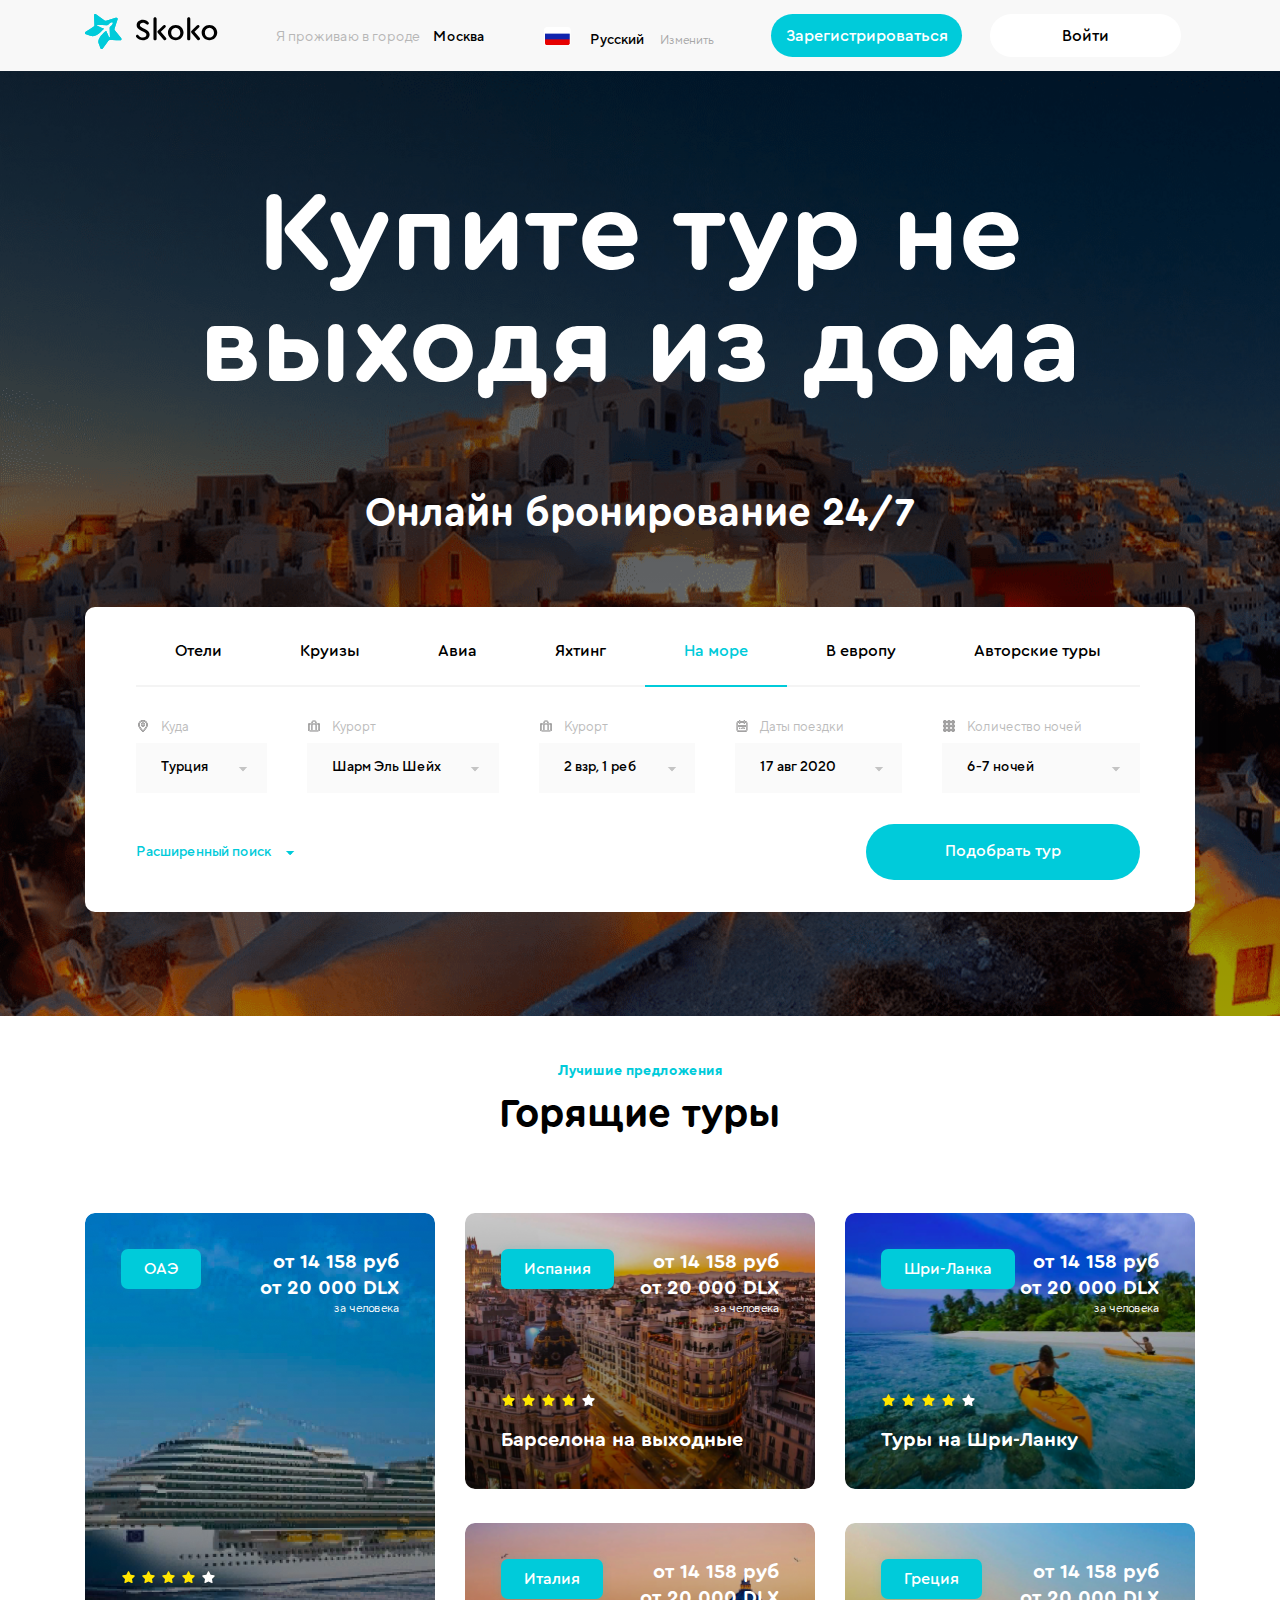
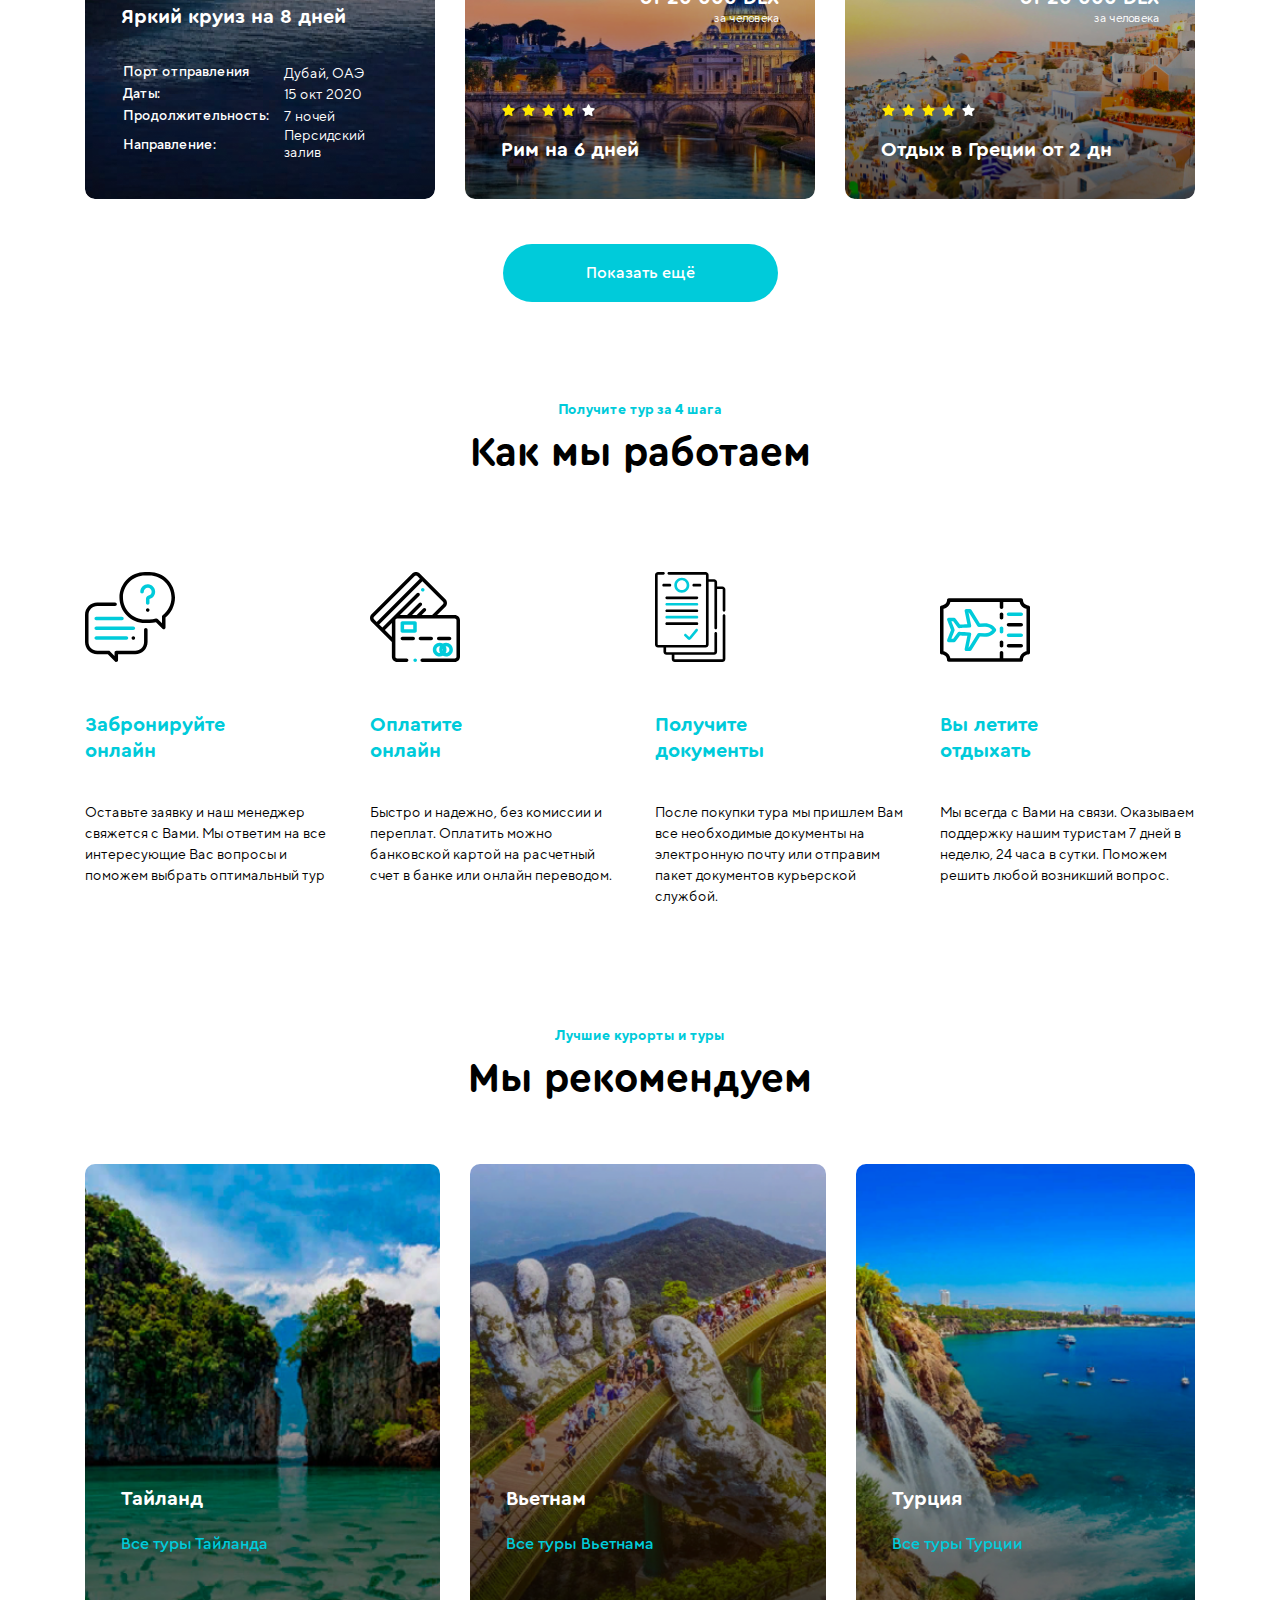
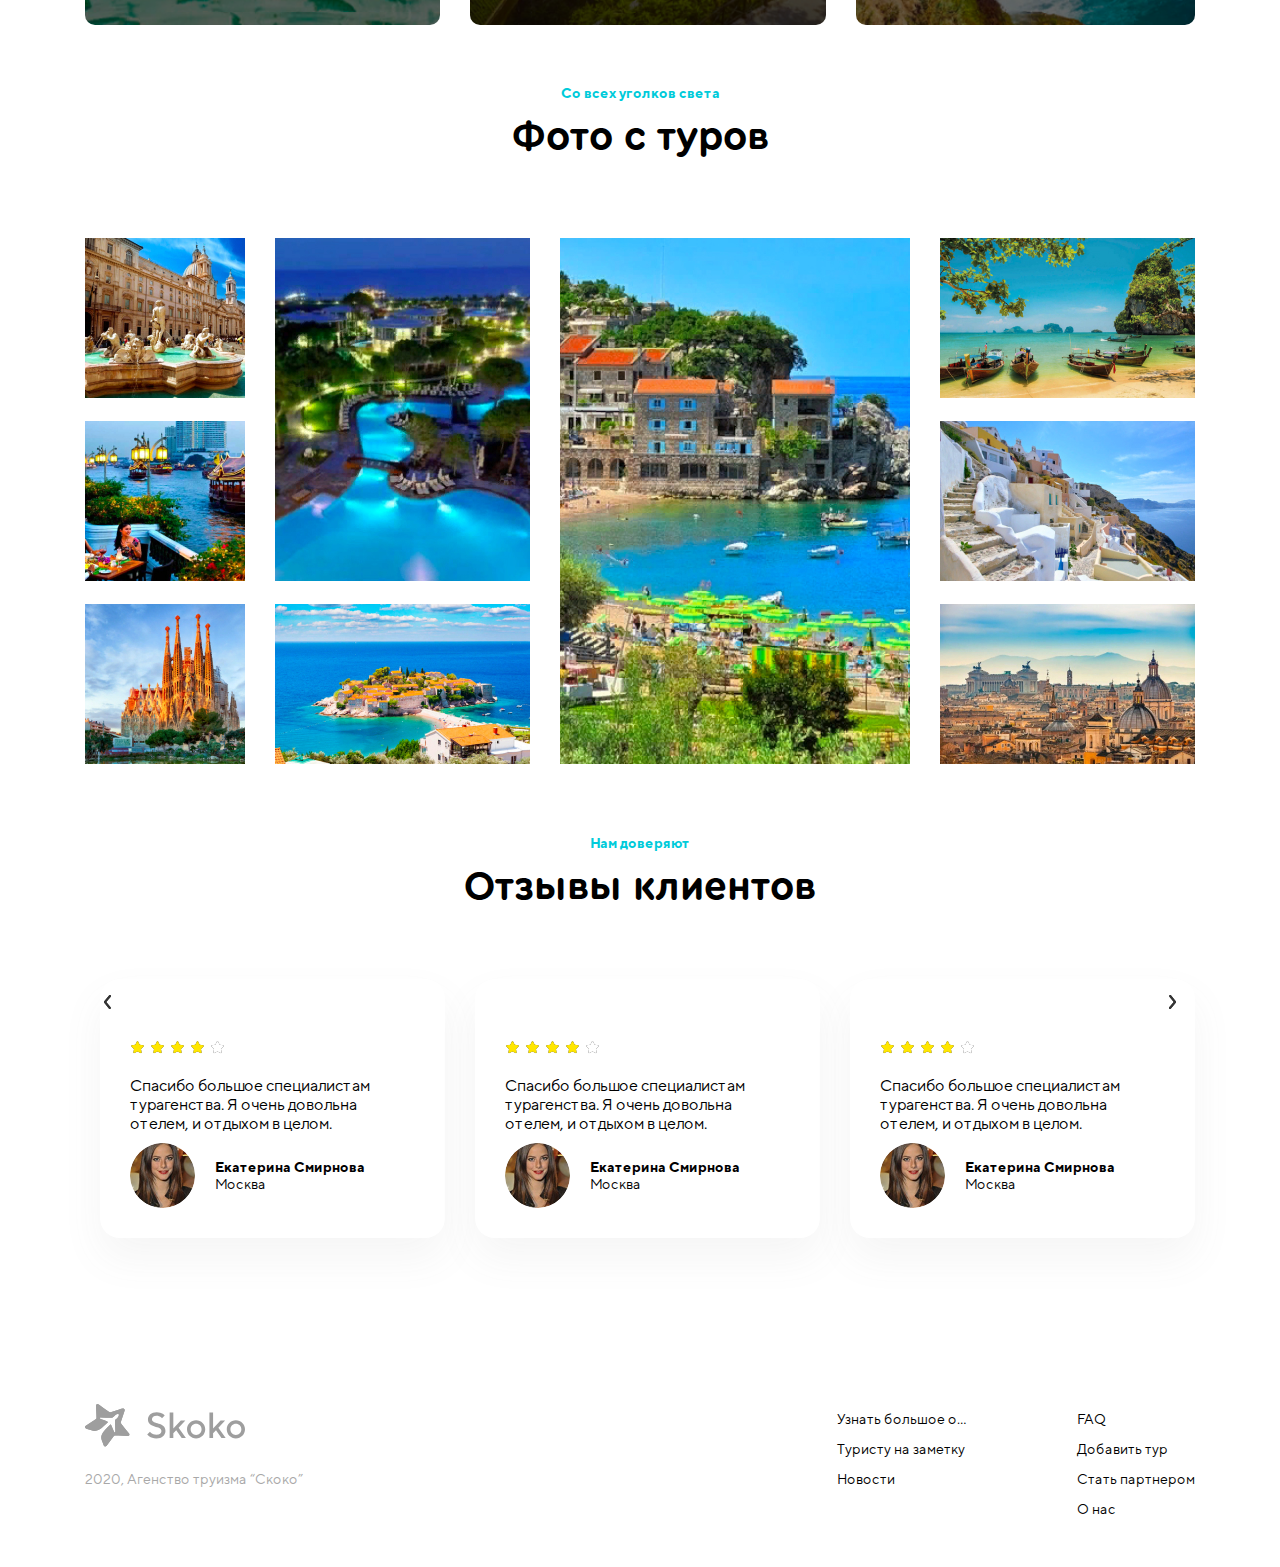
<file: index.html>
<!DOCTYPE html>
<html lang="ru">
<head>
	<meta charset="UTF-8">
	<meta name="viewport" content="width=device-width, initial-scale=1.0">
	<title>DLX Tour</title>
	<link rel="icon" href="./images/logo-dlx.ico">
	<link rel="stylesheet" href="./fonts/font-cera.css">
	<link rel="stylesheet" href="./fonts/font-TT-Norms-Pro.css">
	<link rel="stylesheet" href="./styles/main.css">
</head>
<body>
	<header class="main-header">
		<div class="container">
			<nav class="main-nav">
				<a href="#"><img src="./images/logo.svg" alt="Логотип компании Скоко"></a>
				<div class="main-header__properties">
					<div class="main-header__city">
						<span class="main-header__prefix">Я проживаю в городе</span><span class="main-header__current-city">Москва</span>
					</div>
					<div class="main-header__language">
						<img src="./images/ru-lang.png" alt="Язык">
						<span class="main-header__current-language">Русский</span><span class="main-header__change-language">Изменить</span>
					</div>
				</div>
				<a href="./cabinet.html" class="btn">Зарегистрироваться</a>
				<a href="./cabinet.html" class="btn btn-white">Войти</a>
			</nav>
		</div>
	</header>
	<section class="caption">
		<div class="container">
			<h1 class="caption-title">Купите тур не выходя из дома</h1>
			<p class="caption-descript">Онлайн бронирование 24/7</p>
			<article class="choose-tour">
				<div class="choose-tour__type">
					<div class="tab">Отели</div>
					<div class="tab">Круизы</div>
					<div class="tab">Авиа</div>
					<div class="tab">Яхтинг</div>
					<div class="tab active">На море</div>
					<div class="tab">В европу</div>
					<div class="tab">Авторские туры</div>
				</div>
				<form class="choose-tour__props">
					<div class="choose-tour__option">
						<label class="choose-tour__label" for="country">Куда</label>
						<div class="select-container">
							<select name="country" id="country">
								<option value="Turkey">Турция</option>
								<option value="Egypt">Египет</option>
							</select>
						</div>
					</div>
					<div class="choose-tour__option">
						<label class="choose-tour__label" for="resort">Курорт</label>
						<div class="select-container">
							<select name="resort" id="resort">
								<option value="Sharm">Шарм Эль Шейх</option>
								<option value="Italy">Де лорен</option>
							</select>
						</div>
					</div>
					<div class="choose-tour__option">
						<label class="choose-tour__label" for="units">Курорт</label>
						<div class="select-container">
							<select name="units" id="units">
								<option value="2v1c">2 взр, 1 реб</option>
								<option value="1v1c">1 взр, 1 реб</option>
								<option value="1v2c">1 взр, 2 реб</option>
								<option value="1v0c">1 взр, 0 реб</option>
							</select>
						</div>
					</div>
					<div class="choose-tour__option">
						<label class="choose-tour__label" for="data">Даты поездки</label>
						<div class="select-container">
							<select name="data" id="data">
								<option value="17aug">17 авг 2020</option>
								<option value="27aug">27 авг 2020</option>
								<option value="9sep">9 сен 2020</option>
								<option value="12sep">12 сен 2020</option>
							</select>
						</div>
					</div>
					<div class="choose-tour__option">
						<label class="choose-tour__label" for="nights">Количество ночей</label>
						<div class="select-container">
							<select name="nights" id="nights">
								<option value="6">6-7 ночей</option>
								<option value="5">5-6 ночей</option>
								<option value="4">4-5 ночей</option>
								<option value="3">3-4 ночей</option>
								<option value="2">2-3 ночей</option>
							</select>
						</div>
					</div>
				</form>
				<div class="choose-tour__actions">
					<a href="./authors-tour-main.html" class="choose-tour__advanced">Расширенный поиск</a>
					<button class="btn choose-tour__send" type="button">Подобрать тур</button>
				</div>
			</article>
		</div>
	</section>
	<section class="burning-tours">
		<div class="container">
			<p class="section-pre-title">Лучишие предложения</p>
			<h2 class="section-title">Горящие туры</h2>
			<div class="burning-tours__items">
				<div class="burning-tours__item">
					<div class="burning-tours__price">
						<span class="burning-tours__tag">ОАЭ</span>
						<div class="burning-tours__cost">
							<div class="burning-tours__cost-rubbles">от 14 158 руб</div>
							<div class="burning-tours__cost-dlx">от 20 000 DLX</div>
							<div class="burning-tours__cost-unit">за человека</div>
						</div>
					</div>
					<div class="burning-tours__info">
						<div class="rate">
							<span class="rate__star rate__star--light"></span>
							<span class="rate__star rate__star--light"></span>
							<span class="rate__star rate__star--light"></span>
							<span class="rate__star rate__star--light"></span>
							<span class="rate__star"></span>
						</div>
						<h3 class="burning-tours__title">Яркий круиз на 8 дней</h3>
						<table class="burning-tours__table">
							<tr>
								<td class="burning-tours__props-title">Порт отправления</td>
								<td class="burning-tours__props-value">Дубай, ОАЭ</td>
							</tr>
							<tr>
								<td class="burning-tours__props-title">Даты:</td>
								<td class="burning-tours__props-value">15 окт 2020</td>
							</tr>
							<tr>
								<td class="burning-tours__props-title">Продолжительность:</td>
								<td class="burning-tours__props-value">7 ночей</td>
							</tr>
							<tr>
								<td class="burning-tours__props-title">Направление:</td>
								<td class="burning-tours__props-value">Персидский залив</td>
							</tr>
						</table>
					</div>
				</div>
				<div class="burning-tours__item">
					<div class="burning-tours__price">
						<span class="burning-tours__tag">Испания</span>
						<div class="burning-tours__cost">
							<div class="burning-tours__cost-rubbles">от 14 158 руб</div>
							<div class="burning-tours__cost-dlx">от 20 000 DLX</div>
							<div class="burning-tours__cost-unit">за человека</div>
						</div>
					</div>
					<div class="burning-tours__info">
						<div class="rate">
							<span class="rate__star rate__star--light"></span>
							<span class="rate__star rate__star--light"></span>
							<span class="rate__star rate__star--light"></span>
							<span class="rate__star rate__star--light"></span>
							<span class="rate__star"></span>
						</div>
						<h3 class="burning-tours__title">Барселона на выходные</h3>
					</div>
				</div>
				<div class="burning-tours__item">
					<div class="burning-tours__price">
						<span class="burning-tours__tag">Шри-Ланка</span>
						<div class="burning-tours__cost">
							<div class="burning-tours__cost-rubbles">от 14 158 руб</div>
							<div class="burning-tours__cost-dlx">от 20 000 DLX</div>
							<div class="burning-tours__cost-unit">за человека</div>
						</div>
					</div>
					<div class="burning-tours__info">
						<div class="rate">
							<span class="rate__star rate__star--light"></span>
							<span class="rate__star rate__star--light"></span>
							<span class="rate__star rate__star--light"></span>
							<span class="rate__star rate__star--light"></span>
							<span class="rate__star"></span>
						</div>
						<h3 class="burning-tours__title">Туры на Шри-Ланку</h3>
					</div>
				</div>
				<div class="burning-tours__item">
					<div class="burning-tours__price">
						<span class="burning-tours__tag">Италия</span>
						<div class="burning-tours__cost">
							<div class="burning-tours__cost-rubbles">от 14 158 руб</div>
							<div class="burning-tours__cost-dlx">от 20 000 DLX</div>
							<div class="burning-tours__cost-unit">за человека</div>
						</div>
					</div>
					<div class="burning-tours__info">
						<div class="rate">
							<span class="rate__star rate__star--light"></span>
							<span class="rate__star rate__star--light"></span>
							<span class="rate__star rate__star--light"></span>
							<span class="rate__star rate__star--light"></span>
							<span class="rate__star"></span>
						</div>
						<h3 class="burning-tours__title">Рим на 6 дней</h3>
					</div>
				</div>
				<div class="burning-tours__item">
					<div class="burning-tours__price">
						<span class="burning-tours__tag">Греция</span>
						<div class="burning-tours__cost">
							<div class="burning-tours__cost-rubbles">от 14 158 руб</div>
							<div class="burning-tours__cost-dlx">от 20 000 DLX</div>
							<div class="burning-tours__cost-unit">за человека</div>
						</div>
					</div>
					<div class="burning-tours__info">
						<div class="rate">
							<span class="rate__star rate__star--light"></span>
							<span class="rate__star rate__star--light"></span>
							<span class="rate__star rate__star--light"></span>
							<span class="rate__star rate__star--light"></span>
							<span class="rate__star"></span>
						</div>
						<h3 class="burning-tours__title">Отдых в Греции от 2 дн</h3>
					</div>
				</div>
			</div>
			<a href="#" class="btn burning-tours__btn">Показать ещё</a>
		</div>
	</section>
	<section class="work">
		<div class="container">
			<p class="section-pre-title">Получите тур за 4 шага</p>
			<h2 class="section-title">Как мы работаем</h2>
			<div class="work__list">
				<div class="work__itm">
					<img src="./images/work-1.svg" alt="">
					<h3 class="work__title">Забронируйте онлайн</h3>
					<p class="work__description">Оставьте заявку и наш менеджер свяжется с Вами. Мы ответим на все интересующие Вас вопросы и поможем выбрать оптимальный тур</p>
				</div>
				<div class="work__itm">
					<img src="./images/work-2.svg" alt="">
					<h3 class="work__title">Оплатите онлайн</h3>
					<p class="work__description">Быстро и надежно, без комиссии и переплат. Оплатить можно банковской картой на расчетный счет в банке или онлайн переводом.</p>
				</div>
				<div class="work__itm">
					<img src="./images/work-3.svg" alt="">
					<h3 class="work__title">Получите документы</h3>
					<p class="work__description">После покупки тура мы пришлем Вам все необходимые документы на электронную почту или отправим пакет документов курьерской службой.</p>
				</div>
				<div class="work__itm">
					<img src="./images/work-4.svg" alt="">
					<h3 class="work__title">Вы летите отдыхать</h3>
					<p class="work__description">Мы всегда с Вами на связи. Оказываем поддержку нашим туристам 7 дней в неделю, 24 часа в сутки. Поможем решить любой возникший вопрос.</p>
				</div>
			</div>
		</div>
	</section>
	<section class="recomendation">
		<div class="container">
			<p class="section-pre-title">Лучшие курорты и туры</p>
			<h2 class="section-title">Мы рекомендуем</h2>
			<div class="recomendation__list">
				<div class="recomendation__item">
					<h4 class="recomendation__title">Тайланд</h4>
					<a href="" class="recomendation__more">Все туры Тайланда</a>
				</div>
				<div class="recomendation__item">
					<h4 class="recomendation__title">Вьетнам</h4>
					<a href="" class="recomendation__more">Все туры Вьетнама</a>
				</div>
				<div class="recomendation__item">
					<h4 class="recomendation__title">Турция</h4>
					<a href="" class="recomendation__more">Все туры Турции</a>
				</div>
			</div>
		</div>
	</section>
	<section class="tour-photos">
		<div class="container">
			<p class="section-pre-title">Со всех уголков света</p>
			<h2 class="section-title">Фото с туров</h2>
			<div class="tour-photos__container">
				<img src="./images/tour-photo-1.jpg" alt="Фото с тура" class="tour-photos__image">
				<img src="./images/tour-photo-2.jpg" alt="Фото с тура" class="tour-photos__image">
				<img src="./images/tour-photo-3.jpg" alt="Фото с тура" class="tour-photos__image">
				<img src="./images/tour-photo-4.jpg" alt="Фото с тура" class="tour-photos__image">
				<img src="./images/tour-photo-5.jpg" alt="Фото с тура" class="tour-photos__image">
				<img src="./images/tour-photo-6.jpg" alt="Фото с тура" class="tour-photos__image">
				<img src="./images/tour-photo-7.jpg" alt="Фото с тура" class="tour-photos__image">
				<img src="./images/tour-photo-8.jpg" alt="Фото с тура" class="tour-photos__image">
				<img src="./images/tour-photo-9.jpg" alt="Фото с тура" class="tour-photos__image">
			</div>
		</div>
	</section>
	<section class="reviews">
		<div class="container">
			<p class="section-pre-title">Нам доверяют</p>
			<h2 class="section-title">Отзывы клиентов</h2>
			<div class="reviews__container">
				<button class="reviews__button reviews__button-prev"></button>
				<button class="reviews__button reviews__button-next"></button>
				<div class="reviews__item">
					<div class="rate">
						<span class="rate__star rate__star--light"></span>
						<span class="rate__star rate__star--light"></span>
						<span class="rate__star rate__star--light"></span>
						<span class="rate__star rate__star--light"></span>
						<span class="rate__star"></span>
					</div>
					<p class="reviews__descr">Спасибо большое специалистам турагенства. Я очень довольна отелем, и отдыхом в целом.</p>
					<div class="reviews__user">
						<img src="./images/user-pic.png" alt="Фото пользователя">
						<div class="reviews__user-info">
							<div class="reviews__user-name">Екатерина Смирнова</div>
							<div class="reviews__user-city">Москва</div>
						</div>
					</div>
				</div>
				<div class="reviews__item">
					<div class="rate">
						<span class="rate__star rate__star--light"></span>
						<span class="rate__star rate__star--light"></span>
						<span class="rate__star rate__star--light"></span>
						<span class="rate__star rate__star--light"></span>
						<span class="rate__star"></span>
					</div>
					<p class="reviews__descr">Спасибо большое специалистам турагенства. Я очень довольна отелем, и отдыхом в целом.</p>
					<div class="reviews__user">
						<img src="./images/user-pic.png" alt="Фото пользователя">
						<div class="reviews__user-info">
							<div class="reviews__user-name">Екатерина Смирнова</div>
							<div class="reviews__user-city">Москва</div>
						</div>
					</div>
				</div>
				<div class="reviews__item">
					<div class="rate">
						<span class="rate__star rate__star--light"></span>
						<span class="rate__star rate__star--light"></span>
						<span class="rate__star rate__star--light"></span>
						<span class="rate__star rate__star--light"></span>
						<span class="rate__star"></span>
					</div>
					<p class="reviews__descr">Спасибо большое специалистам турагенства. Я очень довольна отелем, и отдыхом в целом.</p>
					<div class="reviews__user">
						<img src="./images/user-pic.png" alt="Фото пользователя">
						<div class="reviews__user-info">
							<div class="reviews__user-name">Екатерина Смирнова</div>
							<div class="reviews__user-city">Москва</div>
						</div>
					</div>
				</div>
			</div>
		</div>
	</section>
	<footer class="main-footer">
		<div class="container">
			<div class="main-footer__info-company">
				<img src="./images/logo-gray.svg" alt="Логотип компании" width="160px">
				<p class="main-footer__copyright">2020, Агенство труизма “Скоко”</p>
			</div>
			<div class="main-footer__menu">
				<ul class="main-footer__list">
					<li class="main-footer__link"><a href="./know-more.html">Узнать большое о...</a></li>
					<li class="main-footer__link"><a href="./tourists-note.html">Туристу на заметку</a></li>
					<li class="main-footer__link"><a href="./news.html">Новости</a></li>
				</ul>
				<ul class="main-footer__list">
					<li class="main-footer__link"><a href="./FAQ.html">FAQ</a></li>
					<li class="main-footer__link"><a href="./add-tour.html">Добавить тур</a></li>
					<li class="main-footer__link"><a href="#">Стать партнером</a></li>
					<li class="main-footer__link"><a href="./about-us.html">О нас</a></li>
				</ul>
			</div>
		</div>
	</footer>
</body>
</html>
</file>
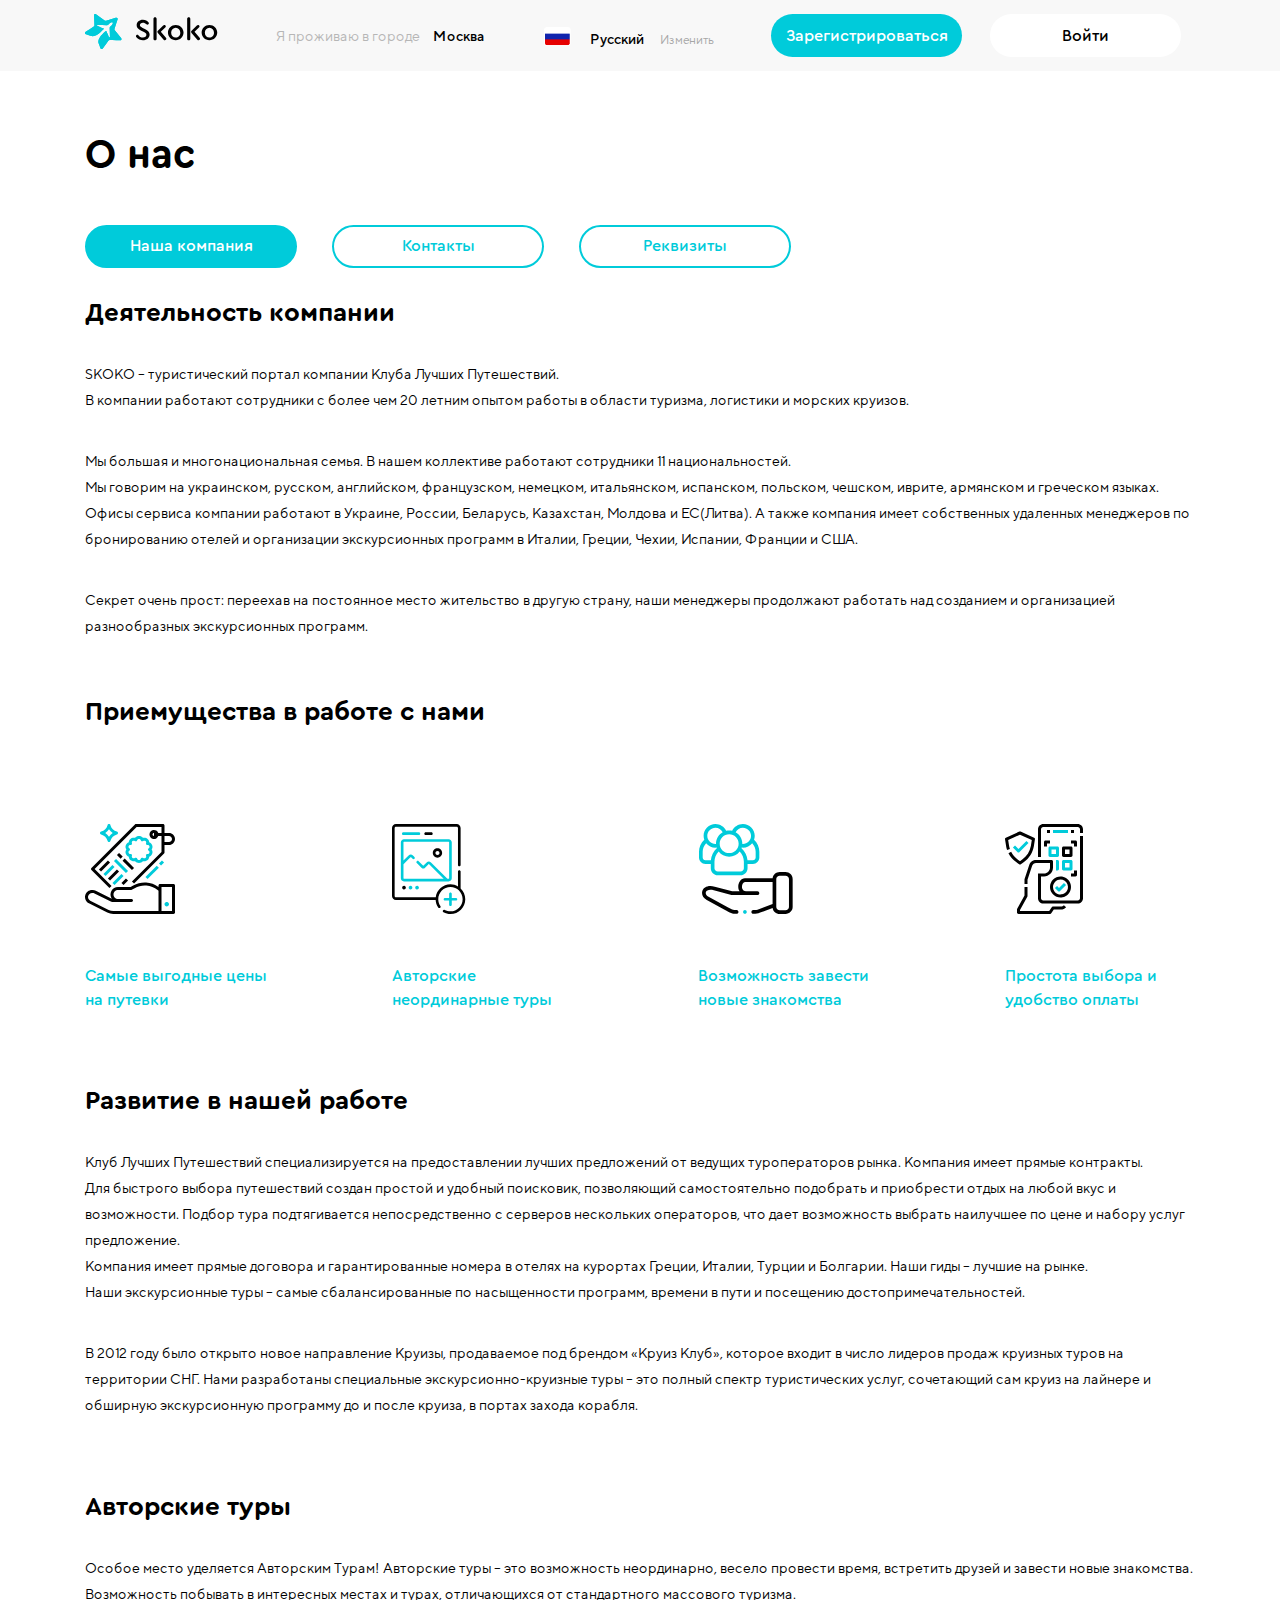
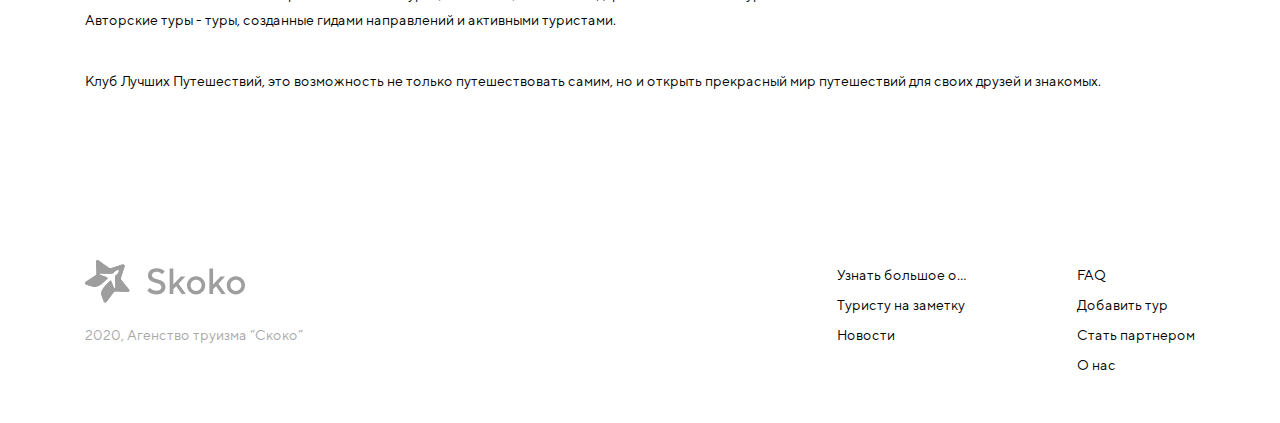
<file: about-us.html>
<!DOCTYPE html>
<html lang="ru">
<head>
	<meta charset="UTF-8">
	<meta name="viewport" content="width=device-width, initial-scale=1.0">
	<title>DLX Tour</title>
	<link rel="stylesheet" href="./fonts/font-cera.css">
	<link rel="stylesheet" href="./fonts/font-TT-Norms-Pro.css">
	<link rel="stylesheet" href="./styles/about-us.css">
</head>
<body>
	<header class="main-header">
		<div class="container">
			<nav class="main-nav">
				<a href="#"><img src="./images/logo.svg" alt="Логотип компании Скоко"></a>
				<div class="main-header__properties">
					<div class="main-header__city">
						<span class="main-header__prefix">Я проживаю в городе</span><span class="main-header__current-city">Москва</span>
					</div>
					<div class="main-header__language">
						<img src="./images/ru-lang.png" alt="Язык">
						<span class="main-header__current-language">Русский</span><span class="main-header__change-language">Изменить</span>
					</div>
				</div>
				<a href="#" class="btn">Зарегистрироваться</a>
				<a href="#" class="btn btn-white">Войти</a>
			</nav>
		</div>
	</header>
	<section class="about-us">
		<div class="container">
			<h1 class="about-us__title">О нас</h1>
			<article class="tab-container">
				<div class="tabs">
					<input class="tab-radio" type="radio" name="user-active__type" id="company" checked>
					<label class="tab" for="company">Наша компания</label>
					<input class="tab-radio" type="radio" name="user-active__type" id="contacts">
					<label class="tab" for="contacts">Контакты</label>
					<input class="tab-radio" type="radio" name="user-active__type" id="requisites">
					<label class="tab" for="requisites">Реквизиты</label>
				</div>
				<div class="tab-content tab-current" data-content="company">
					<h4 class="about-us__title">Деятельность компании</h4>
					<p class="about-us__description">SKOKO – туристический портал компании Клуба Лучших Путешествий. <br>
					В компании работают сотрудники с более чем 20 летним опытом работы в области туризма, логистики и морских круизов.</p>
					<p class="about-us__description">Мы большая и многонациональная семья. В нашем коллективе работают сотрудники 11 национальностей. <br>
					Мы говорим на украинском, русском, английском, французском, немецком, итальянском, испанском, польском, чешском, иврите, армянском и греческом языках.<br>
					Офисы сервиса компании работают в Украине, России, Беларусь, Казахстан, Молдова и ЕС(Литва). А также компания имеет собственных удаленных менеджеров по бронированию отелей и организации экскурсионных программ в Италии, Греции, Чехии, Испании, Франции и США.</p>
					<p class="about-us__description">Секрет очень прост: переехав на постоянное место жительство в другую страну, наши менеджеры продолжают работать над созданием и организацией разнообразных экскурсионных программ.
					</p>
					<h4 class="about-us__title about-us__title--adv">Приемущества в работе с нами</h4>
					<div class="work__list">
						<div class="work__itm">
							<img src="./images/work-5.svg" alt="">
							<h3 class="work__title">Самые выгодные цены на путевки</h3>
						</div>
						<div class="work__itm">
							<img src="./images/work-6.svg" alt="">
							<h3 class="work__title">Авторские неординарные туры</h3>
						</div>
						<div class="work__itm">
							<img src="./images/work-7.svg" alt="">
							<h3 class="work__title">Возможность завести новые знакомства</h3>
						</div>
						<div class="work__itm">
							<img src="./images/work-8.svg" alt="">
							<h3 class="work__title">Простота выбора и удобство оплаты</h3>
						</div>
					</div>

					<h4 class="about-us__title about-us__title--development">Развитие в нашей работе</h4>
					<p class="about-us__description">Клуб Лучших Путешествий специализируется на предоставлении лучших предложений от ведущих туроператоров рынка. Компания имеет прямые контракты.<br>
					Для быстрого выбора путешествий создан простой и удобный поисковик, позволяющий самостоятельно подобрать и приобрести отдых на любой вкус и возможности. Подбор тура подтягивается непосредственно с серверов нескольких операторов, что дает возможность выбрать наилучшее по цене и набору услуг предложение.<br>
					Компания имеет прямые договора и гарантированные номера в отелях на курортах Греции, Италии, Турции и Болгарии.
					Наши гиды – лучшие на рынке.<br>
					Наши экскурсионные туры – самые сбалансированные по насыщенности программ, времени в пути и посещению достопримечательностей.</p>

					<p class="about-us__description">В 2012 году было открыто новое направление Круизы, продаваемое под брендом «Круиз Клуб», которое входит в число лидеров продаж круизных туров на территории СНГ.
					Нами разработаны специальные экскурсионно-круизные туры – это полный спектр туристических услуг, сочетающий сам круиз на лайнере и обширную экскурсионную программу до и после круиза, в портах захода корабля.</p>
					
					<h4 class="about-us__title about-us__title--development">Авторские туры</h4>
					<p class="about-us__description">Особое место уделяется Авторским Турам!
					Авторские туры – это возможность неординарно, весело провести время, встретить друзей и завести новые знакомства. Возможность побывать в интересных местах и турах, отличающихся от стандартного массового туризма.<br>
					Авторские туры - туры, созданные гидами направлений и активными туристами.</p>

					<p class="about-us__description">Клуб Лучших Путешествий, это возможность не только путешествовать самим, но и открыть прекрасный мир путешествий для своих друзей и знакомых.
					</p>
				</div>

				<div class="tab-content" data-content="contacts">
					<div class="contacts-container">
						<div class="contacts">
							<h3 class="contacts__title">Наши адреса:</h3>
							<p class="contacts__data">Украина, 01042, г.Киев, бул. Дружбы Народов 7, оф.11</p>
							<p class="contacts__data">Россия, 121087, г.Москва, ул.Тучковская д. 9, этаж 3, пом. I, ком. 1</p>
							<h3 class="contacts__title">Контактный телефон:</h3>
							<p class="contacts__data">8 (800) 374 45 55</p>
							<h3 class="contacts__title">Электронный адрес:</h3>
							<p class="contacts__data">info@skoko.ru</p>
						</div>
						<form action="#" class="contact-call">
							<h3 class="contact-call__title">Обратный звонок</h3>
							<p class="contact-call__descr">Наши менеджеры ответят на любые вопросы:</p>
							<div class="arrange-datas__contact-wrap arrange-datas__contact--lock">
								<input class="arrange-datas__contact" type="text" name="name-user" id="name-user" placeholder="Ваше имя">
							</div>
							<div class="arrange-datas__contact-wrap arrange-datas__contact-wrap--mail">
								<input class="arrange-datas__contact" type="text" name="mail" id="mail" placeholder="Почта">
							</div>
							<div class="arrange-datas__contact-wrap arrange-datas__contact--lock">
								<input class="arrange-datas__contact" type="number" name="mail" id="mail" placeholder="Телефон">
							</div>
							<button type="submit" href="#" class="btn contact-btn">Отправить</button>
						</form>
					</div>
				</div>
				<div class="tab-content" data-content="requisites">
					<p class="requisites">Полное наименование: Общество с ограниченной ответственностью «Корал тревел»<br>
					Сокращенное наименование: ООО «Корал тревел»<br>
					ОГРН (основной государственный регистрационный номер) 1027739844021<br>
					ИНН 7707255341<br>
					КПП 770701001<br>
					Адрес (место нахождения): 107031, город Москва, Столешников переулок, дом 11, офис 451<br>
					Реестровый номер в Едином федеральном реестре туроператоров РТО 016582<br>
					Cайт: www.сoral.ru<br>
					Электронный адрес: info@coral.ru</p>
				</div>
			</article>
		</div>
	</section>
	<footer class="main-footer">
		<div class="container">
			<div class="main-footer__info-company">
				<img src="./images/logo-gray.svg" alt="Логотип компании" width="160px">
				<p class="main-footer__copyright">2020, Агенство труизма “Скоко”</p>
			</div>
			<div class="main-footer__menu">
				<ul class="main-footer__list">
					<li class="main-footer__link"><a href="#">Узнать большое о...</a></li>
					<li class="main-footer__link"><a href="#">Туристу на заметку</a></li>
					<li class="main-footer__link"><a href="#">Новости</a></li>
				</ul>
				<ul class="main-footer__list">
					<li class="main-footer__link"><a href="#">FAQ</a></li>
					<li class="main-footer__link"><a href="#">Добавить тур</a></li>
					<li class="main-footer__link"><a href="#">Стать партнером</a></li>
					<li class="main-footer__link"><a href="#">О нас</a></li>
				</ul>
			</div>
		</div>
	</footer>
	<script>
		const tabs = document.querySelectorAll('.tab-radio');
		const tabsContent = document.querySelectorAll('.tab-content');
		(function render(){
			for(let tab of tabs){
				if (tab.checked) {
					tabsContent.forEach((item)=>{
						if (item.dataset.content == tab.id) {
							item.classList.add('tab-current');
						}else{
							item.classList.remove('tab-current');
						}
					});
				}
			}
		})();

		for(let tab of tabs){
			tab.addEventListener('change', (e)=>{
				tabsContent.forEach((item)=>{
					if (item.dataset.content == e.target.id) {
						item.classList.add('tab-current');
					}else{
						item.classList.remove('tab-current');
					}
				});
			});
		}
	</script>
</body>
</html>
</file>
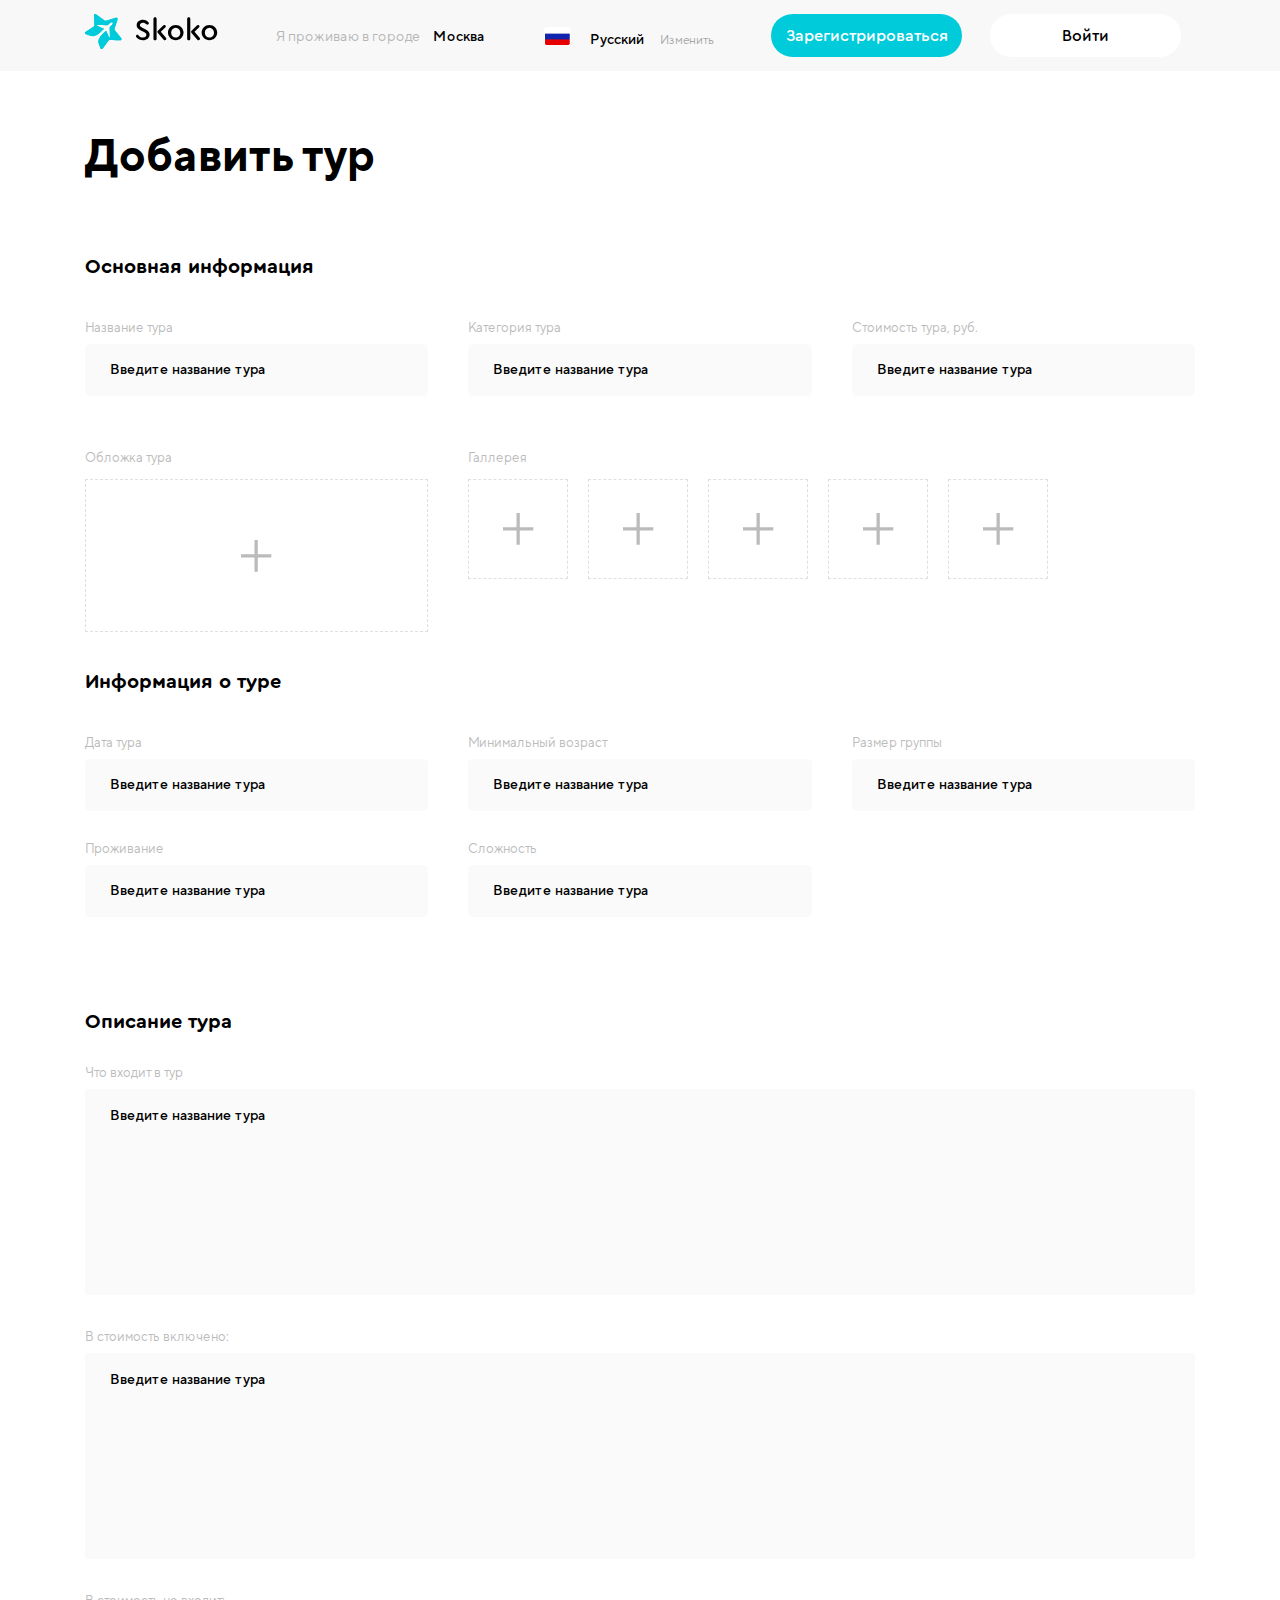
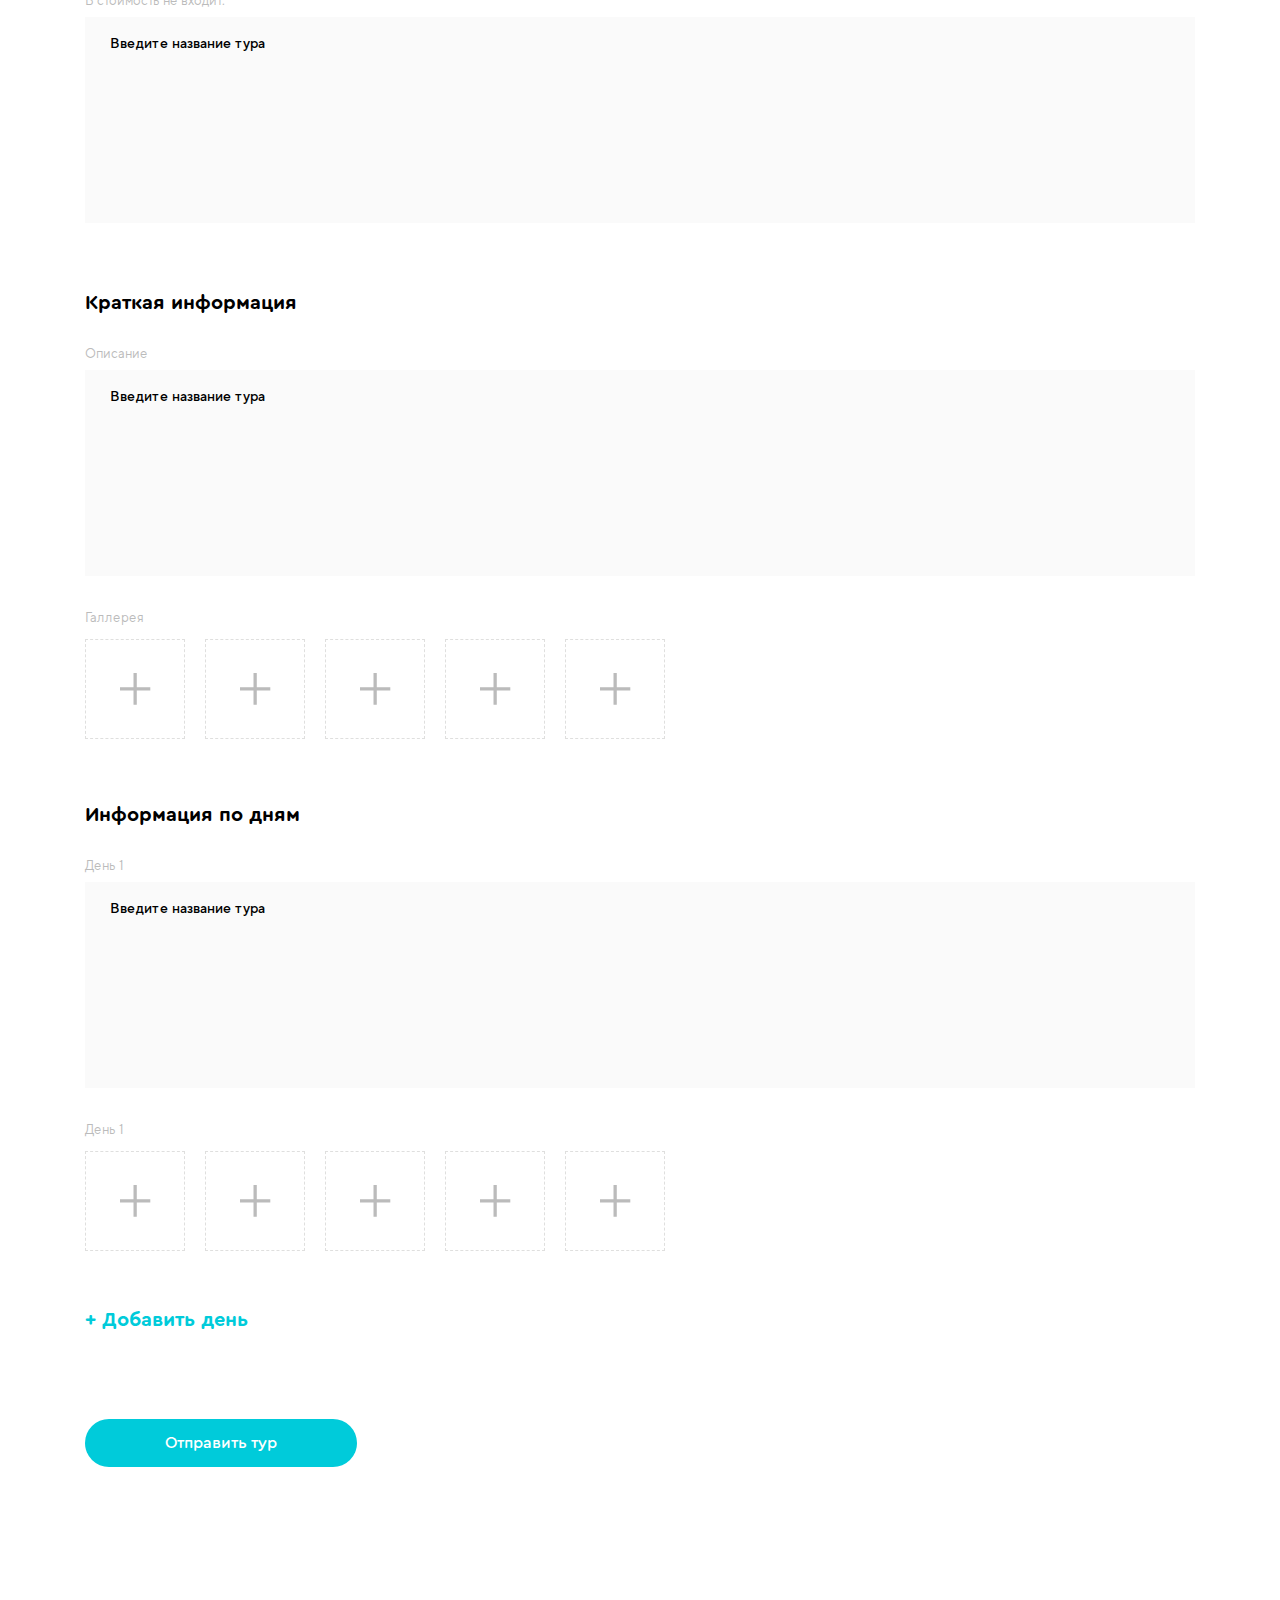
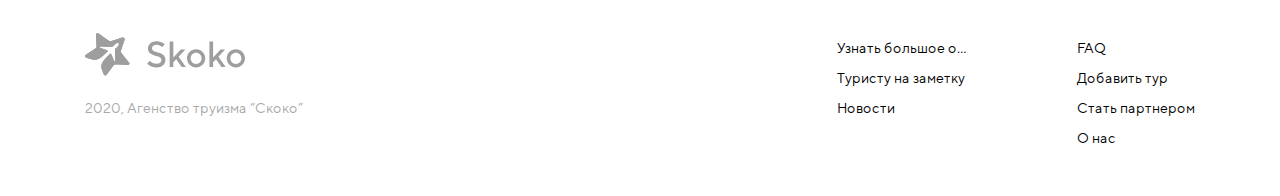
<file: add-tour.html>
<!DOCTYPE html>
<html lang="ru">
<head>
	<meta charset="UTF-8">
	<meta name="viewport" content="width=device-width, initial-scale=1.0">
	<title>DLX Tour</title>
	<link rel="stylesheet" href="./fonts/font-cera.css">
	<link rel="stylesheet" href="./fonts/font-TT-Norms-Pro.css">
	<link rel="stylesheet" href="./styles/add-tour.css">
</head>
<body>
	<header class="main-header">
		<div class="container">
			<nav class="main-nav">
				<a href="#"><img src="./images/logo.svg" alt="Логотип компании Скоко"></a>
				<div class="main-header__properties">
					<div class="main-header__city">
						<span class="main-header__prefix">Я проживаю в городе</span><span class="main-header__current-city">Москва</span>
					</div>
					<div class="main-header__language">
						<img src="./images/ru-lang.png" alt="Язык">
						<span class="main-header__current-language">Русский</span><span class="main-header__change-language">Изменить</span>
					</div>
				</div>
				<a href="#" class="btn">Зарегистрироваться</a>
				<a href="#" class="btn btn-white">Войти</a>
			</nav>
		</div>
	</header>
	<section class="add-tour">
		<div class="container">
			<h1 class="add-tour__title">Добавить тур</h1>
			<h4 class="profile__title">Основная информация</h4>
			<div class="profile-input-container profile-input-container--first">
				<div class="profile-input">
					<label class="profile-input__label" for="name-tour">Название тура</label>
					<input class="profile-input__input" type="text" id="name-tour" placeholder="Введите название тура">
				</div>
				<div class="profile-input">
					<label class="profile-input__label" for="tour-category">Категория тура</label>
					<input class="profile-input__input" type="text" id="tour-category" placeholder="Введите название тура">
				</div>
				<div class="profile-input">
					<label class="profile-input__label" for="cost-tour">Стоимость тура, руб.</label>
					<input class="profile-input__input" type="text" id="cost-tour" placeholder="Введите название тура">
				</div>
				<div class="profile-input">
					<label class="profile-input__label">Обложка тура</label>
					<label class="profile-input__file-image profile-input__image--cover" for="photo-1"></label>
					<input class="profile-input__file" type="file" id="photo-1">
				</div>
				<div class="profile-input profile-input--gallery">
					<label class="profile-input__label">Галлерея</label>
					<div class="profile-input__file-images">
						<label class="profile-input__file-image" for="photo-2"></label>
						<input class="profile-input__file" type="file" id="photo-2">
						<label class="profile-input__file-image" for="photo-3"></label>
						<input class="profile-input__file" type="file" id="photo-3">
						<label class="profile-input__file-image" for="photo-4"></label>
						<input class="profile-input__file" type="file" id="photo-4">
						<label class="profile-input__file-image" for="photo-5"></label>
						<input class="profile-input__file" type="file" id="photo-5">
						<label class="profile-input__file-image" for="photo-6"></label>
						<input class="profile-input__file" type="file" id="photo-6">
					</div>
				</div>
			</div>
			<h4 class="profile__title profile__title--cont-info">Информация о туре</h4>
			<div class="profile-input-container">
				<div class="profile-input">
					<label class="profile-input__label" for="date-tour">Дата тура</label>
					<input class="profile-input__input" type="text" id="date-tour" placeholder="Введите название тура">
				</div>
				<div class="profile-input">
					<label class="profile-input__label" for="minage">Минимальный возраст</label>
					<input class="profile-input__input" type="number" id="minage" placeholder="Введите название тура">
				</div>
				<div class="profile-input">
					<label class="profile-input__label" for="size-group">Размер группы</label>
					<input class="profile-input__input" type="text" id="size-group" placeholder="Введите название тура">
				</div>
				<div class="profile-input">
					<label class="profile-input__label" for="location">Проживание</label>
					<input class="profile-input__input" type="text" id="location" placeholder="Введите название тура">
				</div>
				<div class="profile-input">
					<label class="profile-input__label" for="difficulty">Сложность</label>
					<input class="profile-input__input" type="text" id="difficulty" placeholder="Введите название тура">
				</div>
			</div>
			<h4 class="profile__title profile__title--tour">Описание тура</h4>
			<div class="profile-container__tour-descr">
				<label class="profile-input__label" for="difficulty">Что входит в тур</label>
				<textarea class="profile-input__input" id="difficulty" cols="30" rows="10" placeholder="Введите название тура"></textarea>
				<label class="profile-input__label" for="priced">В стоимость включено:</label>
				<textarea class="profile-input__input" id="priced" cols="30" rows="10" placeholder="Введите название тура"></textarea>
				<label class="profile-input__label" for="not-pricing">В стоимость не входит:</label>
				<textarea class="profile-input__input" id="not-pricing" cols="30" rows="10" placeholder="Введите название тура"></textarea>
			</div>
			<h4 class="profile__title profile__title--short-info">Краткая информация</h4>
			<label class="profile-input__label profile-input__label--info" for="description-hotel">Описание</label>
			<textarea class="profile-input__input" id="description-hotel" cols="30" rows="10" placeholder="Введите название тура"></textarea>
			<div class="profile-input profile-input--gallery">
				<label class="profile-input__label profile-input__label--info">Галлерея</label>
				<div class="profile-input__file-images">
					<label class="profile-input__file-image" for="photo-2"></label>
					<input class="profile-input__file" type="file" id="photo-2">
					<label class="profile-input__file-image" for="photo-3"></label>
					<input class="profile-input__file" type="file" id="photo-3">
					<label class="profile-input__file-image" for="photo-4"></label>
					<input class="profile-input__file" type="file" id="photo-4">
					<label class="profile-input__file-image" for="photo-5"></label>
					<input class="profile-input__file" type="file" id="photo-5">
					<label class="profile-input__file-image" for="photo-6"></label>
					<input class="profile-input__file" type="file" id="photo-6">
				</div>
			</div>
			<h4 class="profile__title profile__title--short-info">Информация по дням</h4>
			<label class="profile-input__label profile-input__label--info" for="day-1">День 1</label>
			<textarea class="profile-input__input" id="day-1" cols="30" rows="10" placeholder="Введите название тура"></textarea>
			<div class="profile-input profile-input--gallery">
				<label class="profile-input__label profile-input__label--info">День 1</label>
				<div class="profile-input__file-images">
					<label class="profile-input__file-image" for="photo-2"></label>
					<input class="profile-input__file" type="file" id="photo-2">
					<label class="profile-input__file-image" for="photo-3"></label>
					<input class="profile-input__file" type="file" id="photo-3">
					<label class="profile-input__file-image" for="photo-4"></label>
					<input class="profile-input__file" type="file" id="photo-4">
					<label class="profile-input__file-image" for="photo-5"></label>
					<input class="profile-input__file" type="file" id="photo-5">
					<label class="profile-input__file-image" for="photo-6"></label>
					<input class="profile-input__file" type="file" id="photo-6">
				</div>
			</div>
			<a href="#" class="add-day">+ Добавить день</a>
			<a href="#" class="btn profile__save">Отправить тур</a>
		</div>
	</section>
	<footer class="main-footer">
		<div class="container">
			<div class="main-footer__info-company">
				<img src="./images/logo-gray.svg" alt="Логотип компании" width="160px">
				<p class="main-footer__copyright">2020, Агенство труизма “Скоко”</p>
			</div>
			<div class="main-footer__menu">
				<ul class="main-footer__list">
					<li class="main-footer__link"><a href="#">Узнать большое о...</a></li>
					<li class="main-footer__link"><a href="#">Туристу на заметку</a></li>
					<li class="main-footer__link"><a href="#">Новости</a></li>
				</ul>
				<ul class="main-footer__list">
					<li class="main-footer__link"><a href="#">FAQ</a></li>
					<li class="main-footer__link"><a href="#">Добавить тур</a></li>
					<li class="main-footer__link"><a href="#">Стать партнером</a></li>
					<li class="main-footer__link"><a href="#">О нас</a></li>
				</ul>
			</div>
		</div>
	</footer>
</body>
</html>
</file>
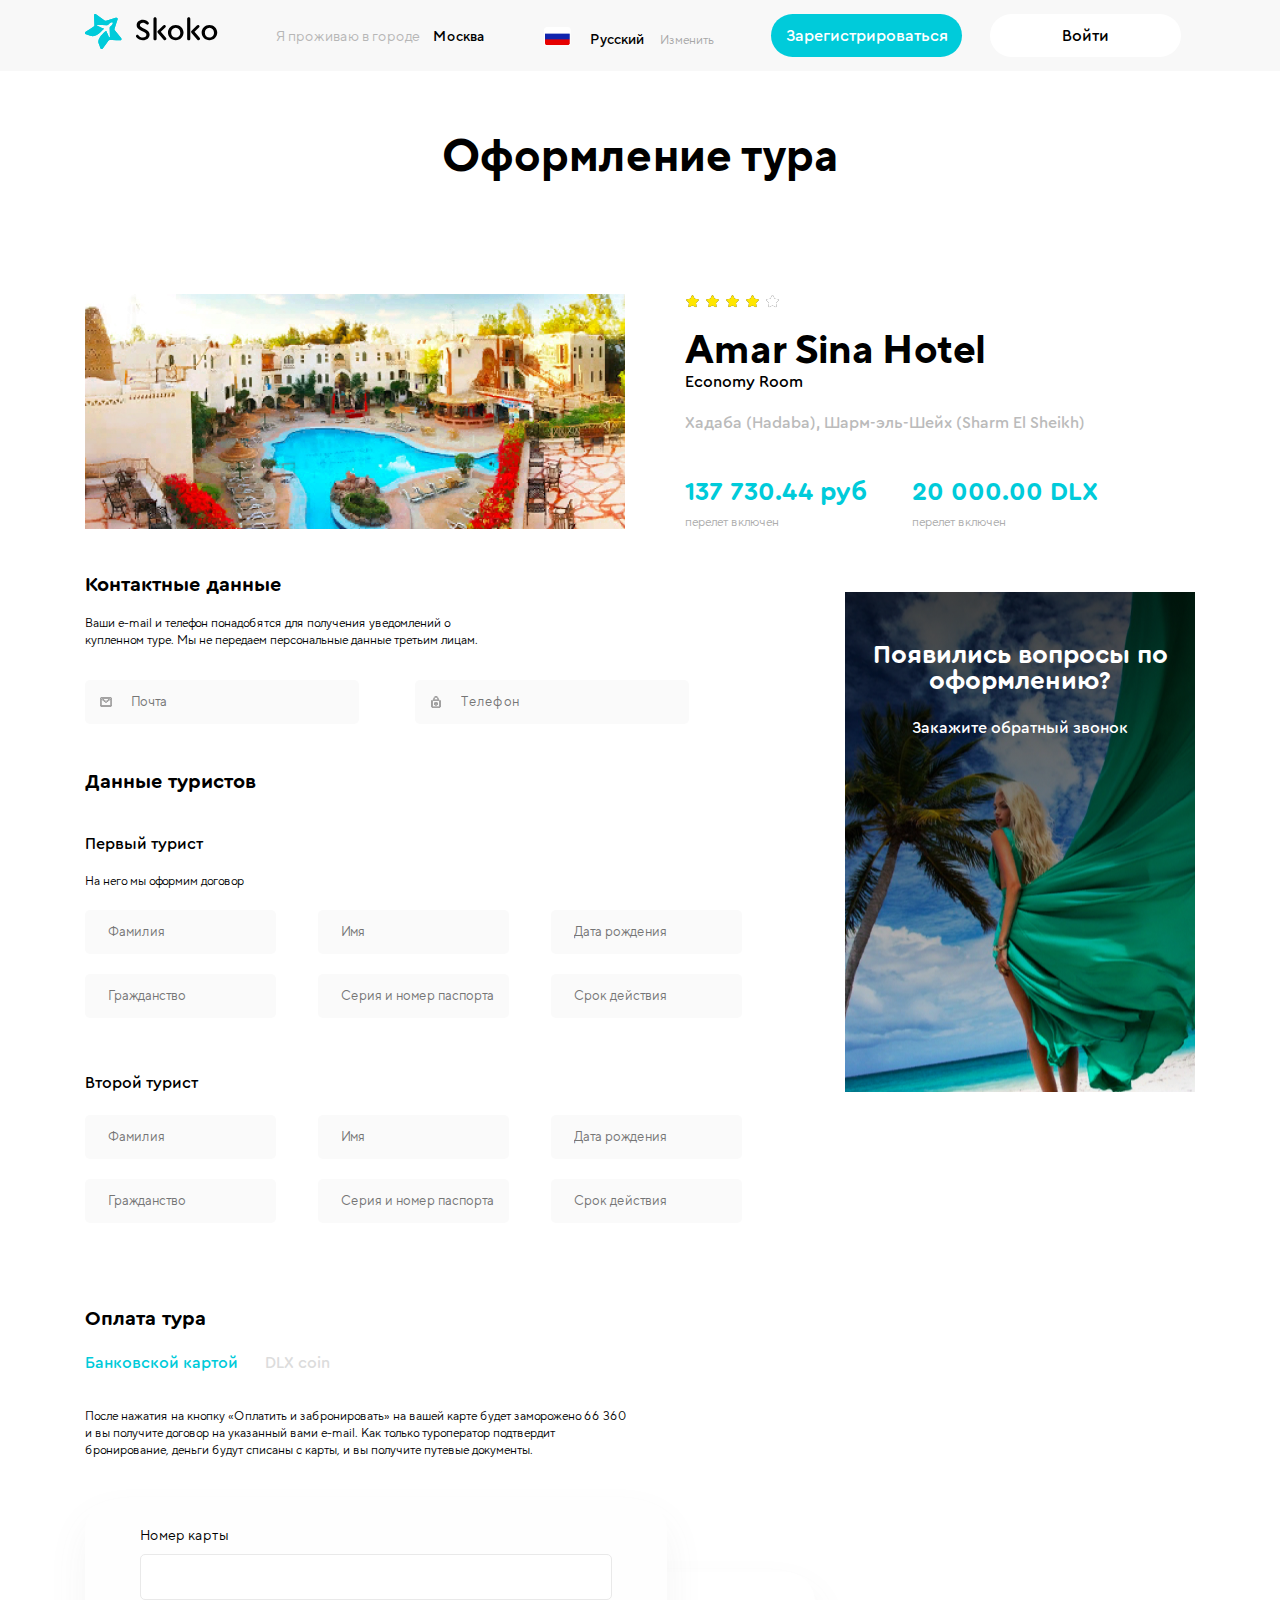
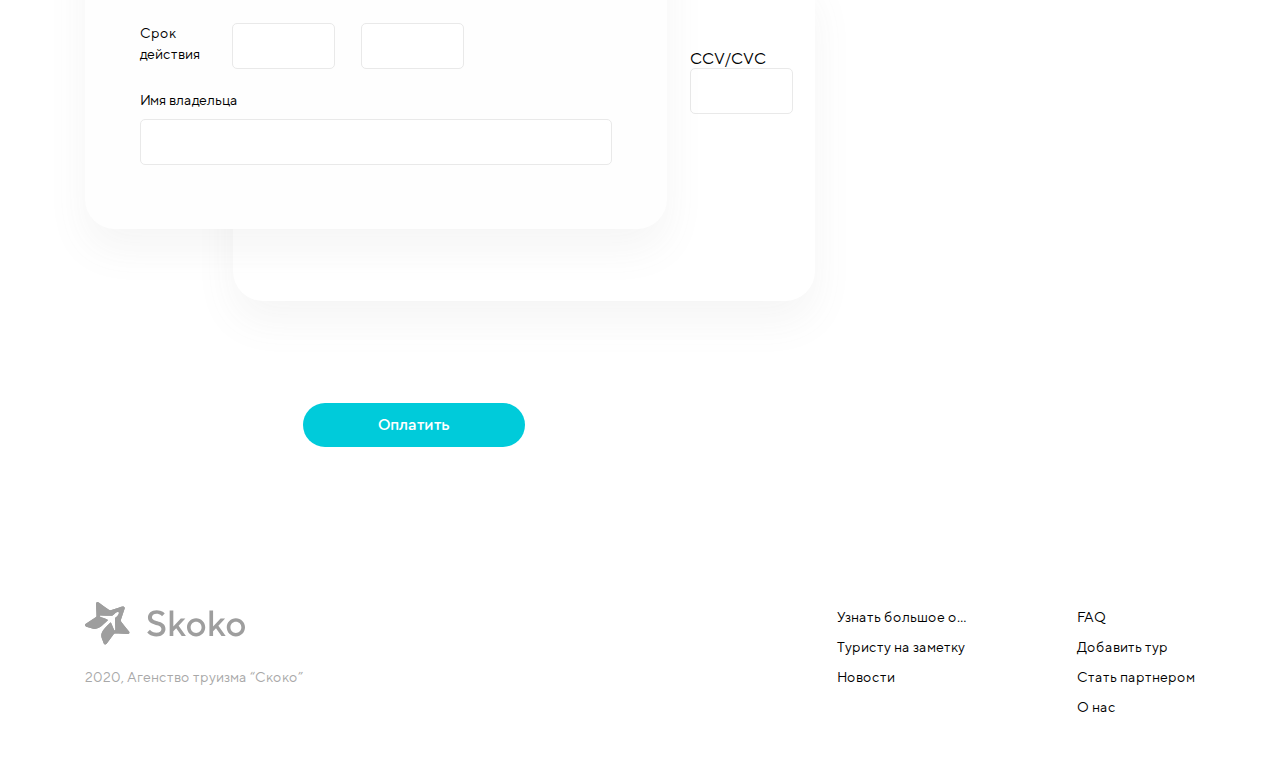
<file: arrange-tour.html>
<!DOCTYPE html>
<html lang="ru">
<head>
	<meta charset="UTF-8">
	<meta name="viewport" content="width=device-width, initial-scale=1.0">
	<title>DLX Tour</title>
	<link rel="stylesheet" href="./fonts/font-cera.css">
	<link rel="stylesheet" href="./fonts/font-TT-Norms-Pro.css">
	<link rel="stylesheet" href="./styles/arrange-tour.css">
</head>
<body>
	<header class="main-header">
		<div class="container">
			<nav class="main-nav">
				<a href="#"><img src="./images/logo.svg" alt="Логотип компании Скоко"></a>
				<div class="main-header__properties">
					<div class="main-header__city">
						<span class="main-header__prefix">Я проживаю в городе</span><span class="main-header__current-city">Москва</span>
					</div>
					<div class="main-header__language">
						<img src="./images/ru-lang.png" alt="Язык">
						<span class="main-header__current-language">Русский</span><span class="main-header__change-language">Изменить</span>
					</div>
				</div>
				<a href="#" class="btn">Зарегистрироваться</a>
				<a href="#" class="btn btn-white">Войти</a>
			</nav>
		</div>
	</header>
	<section class="arrange">
		<div class="container">
			<h1 class="arrange-title">Оформление тура</h1>
			<div class="arrange__info-hotel">
				<img src="./images/arrange-tour-1.jpg" alt="Фото отеля">
				<div class="arrange__info">
					<div class="rate">
						<span class="rate__star rate__star--light"></span>
						<span class="rate__star rate__star--light"></span>
						<span class="rate__star rate__star--light"></span>
						<span class="rate__star rate__star--light"></span>
						<span class="rate__star"></span>
					</div>
					<h2 class="arrange__hotel-title">Amar Sina Hotel</h2>
					<p class="arrange__info-descr">Economy Room</p>
					<p class="arrange__info-location">Хадаба (Hadaba), Шарм-эль-Шейх (Sharm El Sheikh)</p>
					<div class="arrange__info-price-container">
						<div class="arrange__info-price">
							<div class="arrange__info-price-value">137 730.44 руб</div>
							<div class="arrange__info-price-prop">перелет включен</div>
						</div>
						<div class="arrange__info-price">
							<div class="arrange__info-price-value">20 000.00 DLX</div>
							<div class="arrange__info-price-prop">перелет включен</div>
						</div>
					</div>
				</div>
			</div>

			<div class="arrange-datas">
				<div class="arrange-inputs">
					<h3 class="arrange-inputs__title">Контактные данные</h3>
					<p class="arrange-inputs__descript">Ваши e-mail и телефон понадобятся для получения уведомлений о купленном туре. Мы не передаем персональные данные третьим лицам.</p>
					<div class="arrange-datas__contact-wrap arrange-datas__contact-wrap--mail">
						<input class="arrange-datas__contact" type="text" name="mail" id="mail" placeholder="Почта">
					</div>
					<div class="arrange-datas__contact-wrap arrange-datas__contact--phone">
						<input class="arrange-datas__contact" type="number" name="mail" id="mail" placeholder="Телефон">
					</div>

					<h3 class="arrange-inputs__title arrange-inputs__title--tourists">Данные туристов</h3>
					<h4 class="arrange-inputs__sub-title">Первый турист</h4>
					<p class="arrange-inputs__descript">На него мы оформим договор</p>
					<div class="arrange-datas__tourists">
						<input class="arrange-datas__tourist" type="text" name="surname" id="surname" placeholder="Фамилия">
						<input class="arrange-datas__tourist" type="text" name="name" id="name" placeholder="Имя">
						<input class="arrange-datas__tourist" type="text" name="birthday" id="birthday" placeholder="Дата рождения">
					</div>
					<div class="arrange-datas__tourists">
						<input class="arrange-datas__tourist" type="text" name="nationally" id="nationally" placeholder="Гражданство">
						<input class="arrange-datas__tourist" type="number" name="passport" id="passport" placeholder="Серия и номер паспорта">
						<input class="arrange-datas__tourist" type="number" name="term" id="term" placeholder="Срок действия">
					</div>
					<h4 class="arrange-inputs__sub-title arrange-inputs__sub-title--second">Второй турист</h4>
					<div class="arrange-datas__tourists">
						<input class="arrange-datas__tourist" type="text" name="surname" id="surname" placeholder="Фамилия">
						<input class="arrange-datas__tourist" type="text" name="name" id="name" placeholder="Имя">
						<input class="arrange-datas__tourist" type="text" name="birthday" id="birthday" placeholder="Дата рождения">
					</div>
					<div class="arrange-datas__tourists">
						<input class="arrange-datas__tourist" type="text" name="nationally" id="nationally" placeholder="Гражданство">
						<input class="arrange-datas__tourist" type="number" name="passport" id="passport" placeholder="Серия и номер паспорта">
						<input class="arrange-datas__tourist" type="number" name="term" id="term" placeholder="Срок действия">
					</div>


					<h3 class="arrange-inputs__title arrange-inputs__title--buy">Оплата тура</h3>
					<div class="arrange-inputs__payment-way">
						<a href="#" class="arrange-inputs__way-param arrange-inputs__payment-way-param--active">Банковской картой</a>
						<a href="#" class="arrange-inputs__way-param">DLX coin</a>
					</div>
					<p class="arrange-inputs__descript arrange-inputs__descript-payment">После нажатия на кнопку «Оплатить и забронировать» на вашей карте будет заморожено 66 360 и вы получите договор на указанный вами e-mail. Как только туроператор подтвердит бронирование, деньги будут списаны с карты, и вы получите путевые документы.</p>

					<div class="arrange-inputs__card-container">
						<div class="arrange-inputs__card">
							<div class="arrange-inputs__card-title">Номер карты</div>
							<input class="arrange-inputs__card-number" type="number" name="card-number" id="card-number">
							<div class="arrange-inputs__card-date-cont">
								<span class="arrange-inputs__card-title arrange-inputs__card-term">Срок действия</span>
								<input class="arrange-inputs__card-date" type="text" name="card-number" id="card-number">
								<input class="arrange-inputs__card-date" type="text" name="card-number" id="card-number">
							</div>
							<div class="arrange-inputs__card-title arrange-inputs__card-title--user">Имя владельца</div>
							<input class="arrange-inputs__card-number" type="text" name="name-author" id="name-author">
						</div>
						<div class="arrange-inputs__card arrange-inputs__card-back">
							<div class="arrange-inputs__CVV-cont">
								<div class="arrange-inputs__CVV">CCV/CVC</div>
								<input type="number" name="cvv" id="cvv">
							</div>
						</div>
					</div>
					
					<a href="#" class="btn arrange-inputs__btn">Оплатить</a>

				</div>


				<div class="arrange-questions">
					<h3 class="arrange-questions__title">Появились вопросы по оформлению?</h3>
					<p class="arrange-questions__descript">Закажите обратный звонок </p>
				</div>
			</div>

		</div>
	</section>
	<footer class="main-footer">
		<div class="container">
			<div class="main-footer__info-company">
				<img src="./images/logo-gray.svg" alt="Логотип компании" width="160px">
				<p class="main-footer__copyright">2020, Агенство труизма “Скоко”</p>
			</div>
			<div class="main-footer__menu">
				<ul class="main-footer__list">
					<li class="main-footer__link"><a href="#">Узнать большое о...</a></li>
					<li class="main-footer__link"><a href="#">Туристу на заметку</a></li>
					<li class="main-footer__link"><a href="#">Новости</a></li>
				</ul>
				<ul class="main-footer__list">
					<li class="main-footer__link"><a href="#">FAQ</a></li>
					<li class="main-footer__link"><a href="#">Добавить тур</a></li>
					<li class="main-footer__link"><a href="#">Стать партнером</a></li>
					<li class="main-footer__link"><a href="#">О нас</a></li>
				</ul>
			</div>
		</div>
	</footer>
</body>
</html>
</file>
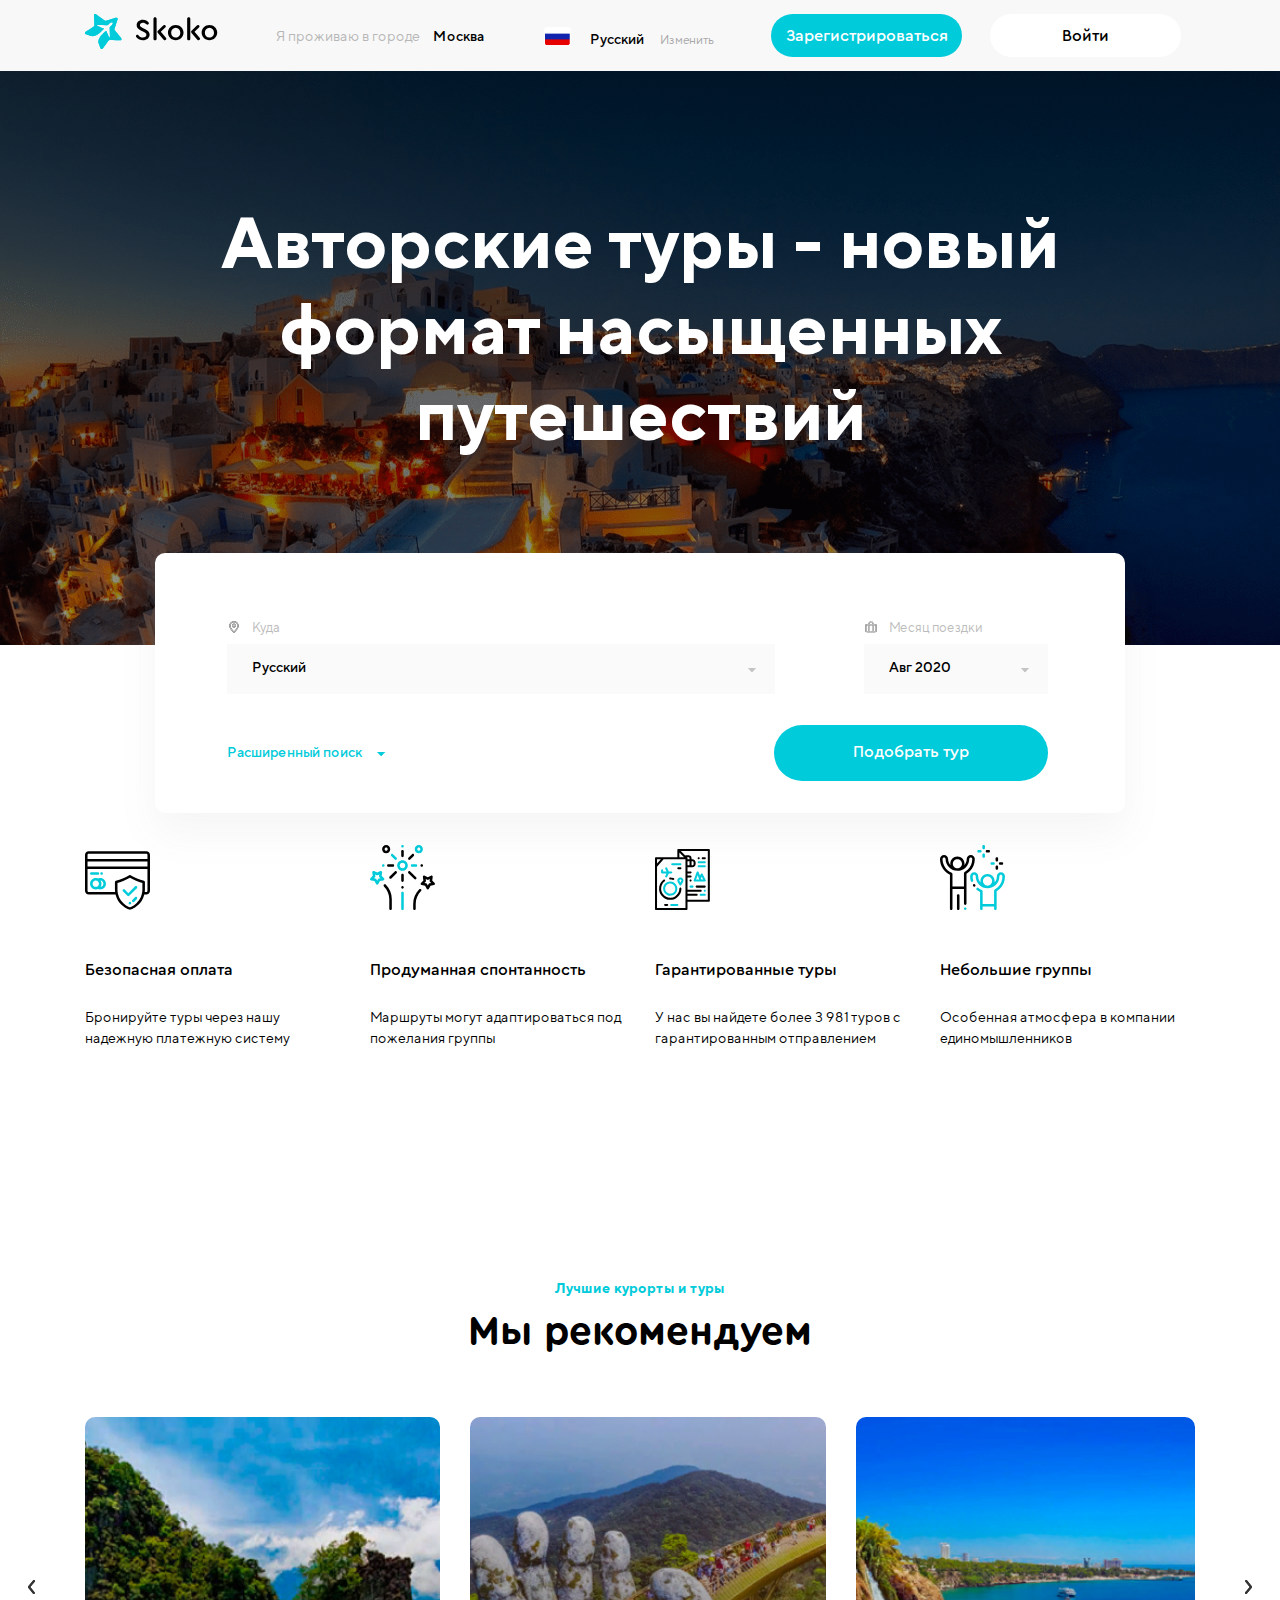
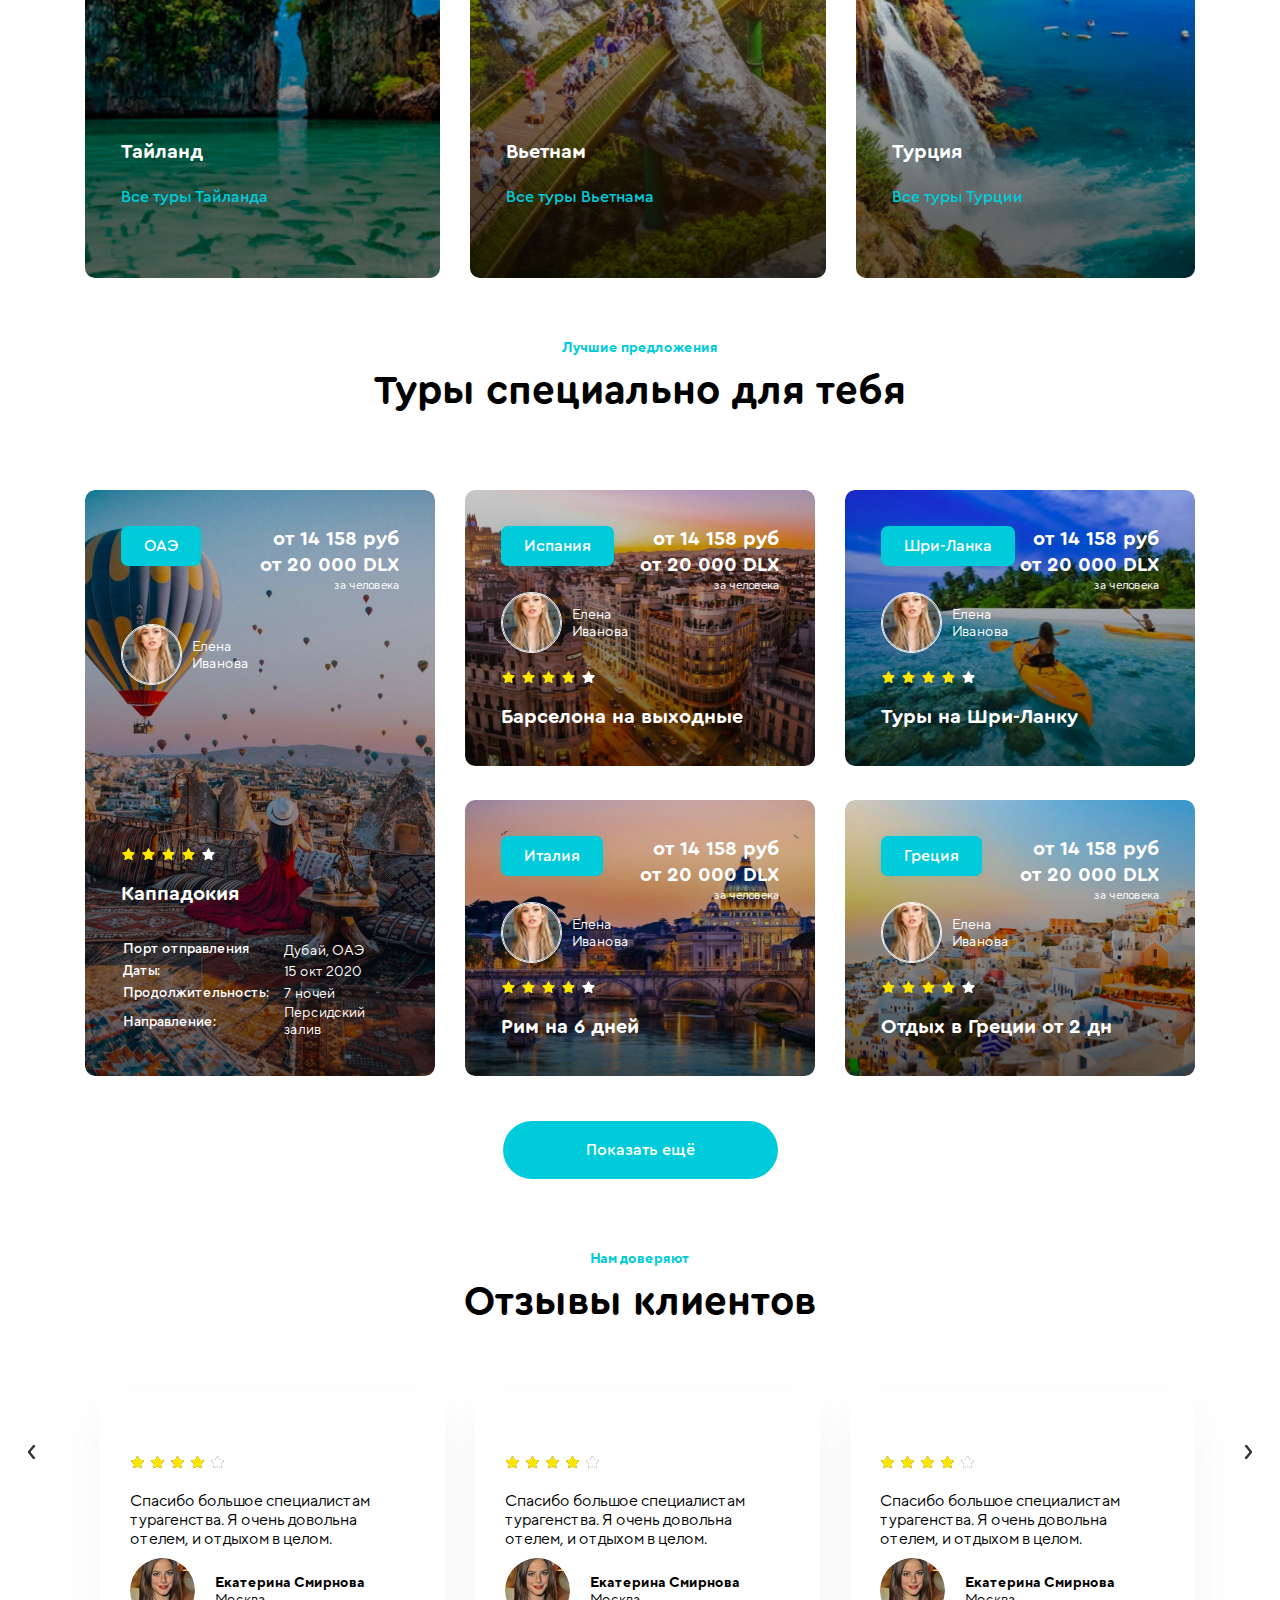
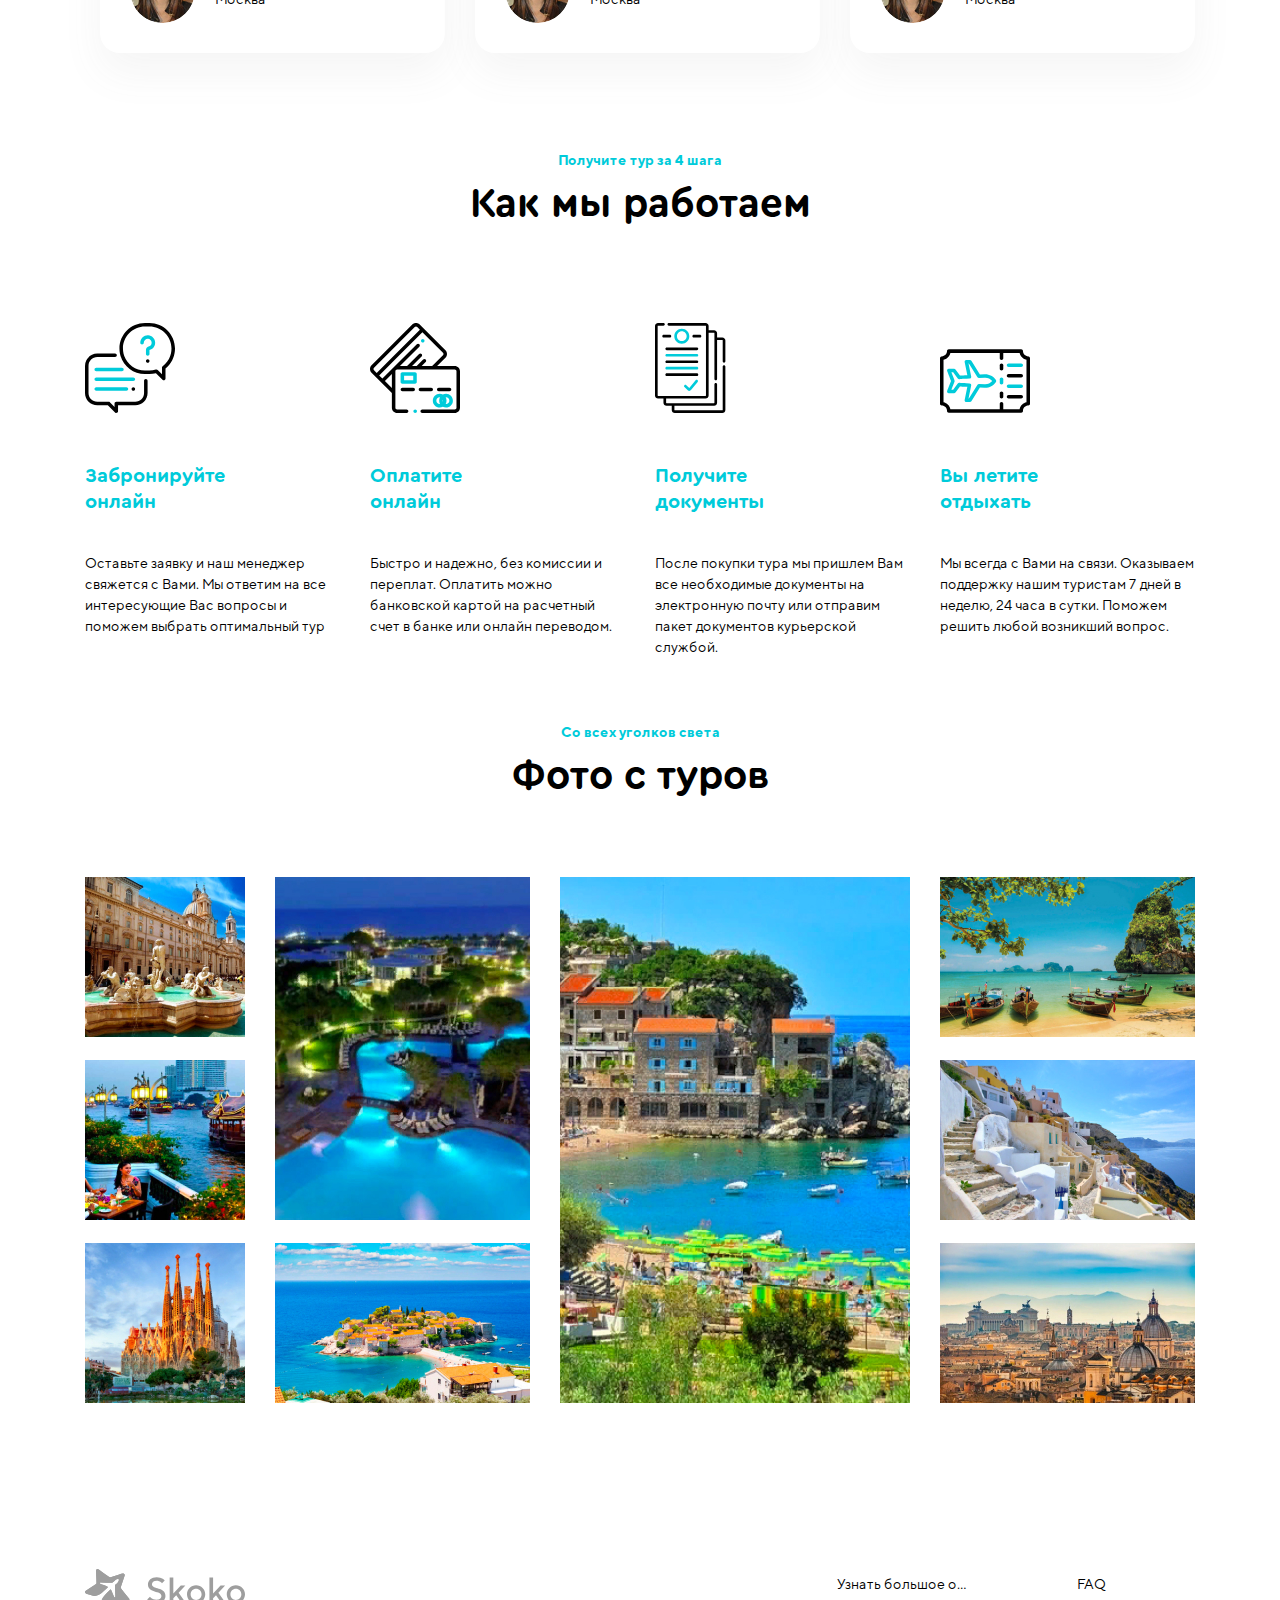
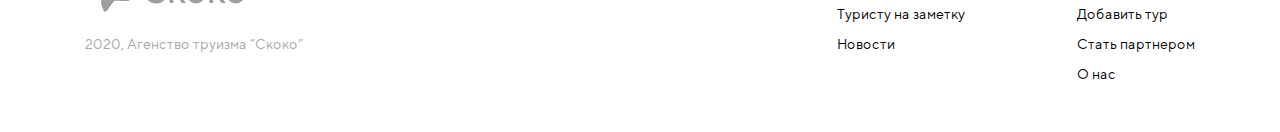
<file: authors-tour-main.html>
<!DOCTYPE html>
<html lang="ru">
<head>
	<meta charset="UTF-8">
	<meta name="viewport" content="width=device-width, initial-scale=1.0">
	<title>DLX Tour</title>
	<link rel="stylesheet" href="./fonts/font-cera.css">
	<link rel="stylesheet" href="./fonts/font-TT-Norms-Pro.css">
	<link rel="stylesheet" href="./styles/authors-tour-main.css">
</head>
<body>
	<header class="main-header">
		<div class="container">
			<nav class="main-nav">
				<a href="#"><img src="./images/logo.svg" alt="Логотип компании Скоко"></a>
				<div class="main-header__properties">
					<div class="main-header__city">
						<span class="main-header__prefix">Я проживаю в городе</span><span class="main-header__current-city">Москва</span>
					</div>
					<div class="main-header__language">
						<img src="./images/ru-lang.png" alt="Язык">
						<span class="main-header__current-language">Русский</span><span class="main-header__change-language">Изменить</span>
					</div>
				</div>
				<a href="#" class="btn">Зарегистрироваться</a>
				<a href="#" class="btn btn-white">Войти</a>
			</nav>
		</div>
	</header>
	<section class="caption-tour">
		<div class="container">
			<h1 class="caption-tour-title">Авторские туры - новый формат насыщенных путешествий</h1>
			<article class="choose-tour">
				<form class="choose-tour__props">
					<div class="choose-tour__option">
						<label class="choose-tour__label" for="country">Куда</label>
						<div class="select-container">
							<select name="country" id="country">
								<option value="Russia">Русский</option>
								<option value="Turkey">Турция</option>
								<option value="Egypt">Египет</option>
							</select>
						</div>
					</div>
					<div class="choose-tour__option">
						<label class="choose-tour__label" for="nights">Месяц поездки</label>
						<div class="select-container">
							<select name="nights" id="nights">
								<option value="Turkey">Авг 2020</option>
								<option value="Egypt">Сен 2020</option>
								<option value="Egypt">Окт 2020</option>
								<option value="Egypt">Ноя 2020</option>
								<option value="Egypt">Дек 2020</option>
							</select>
						</div>
					</div>
				</form>
				<div class="choose-tour__actions">
					<a href="#" class="choose-tour__advanced">Расширенный поиск</a>
					<button class="btn choose-tour__send" type="button">Подобрать тур</button>
				</div>
			</article>
		</div>
	</section>
	<section class="work work-benefit">
		<div class="container">
			<div class="work__list">
				<div class="work__itm">
					<img src="./images/work-benefit-1.svg" alt="">
					<h3 class="work__title">Безопасная оплата</h3>
					<p class="work__description">Бронируйте туры через нашу надежную платежную систему</p>
				</div>
				<div class="work__itm">
					<img src="./images/work-benefit-2.svg" alt="">
					<h3 class="work__title">Продуманная спонтанность</h3>
					<p class="work__description">Маршруты могут адаптироваться под пожелания группы</p>
				</div>
				<div class="work__itm">
					<img src="./images/work-benefit-3.svg" alt="">
					<h3 class="work__title">Гарантированные туры</h3>
					<p class="work__description">У нас вы найдете более 3 981 туров с гарантированным отправлением</p>
				</div>
				<div class="work__itm">
					<img src="./images/work-benefit-4.svg" alt="">
					<h3 class="work__title">Небольшие группы</h3>
					<p class="work__description">Особенная атмосфера в компании единомышленников</p>
				</div>
			</div>
		</div>
	</section>
	<section class="recomendation">
		<div class="container">
			<button class="recomendation__button recomendation__button-prev"></button>
			<button class="recomendation__button recomendation__button-next"></button>
			<p class="section-pre-title">Лучшие курорты и туры</p>
			<h2 class="section-title">Мы рекомендуем</h2>
			<div class="recomendation__list">
				<div class="recomendation__item">
					<h4 class="recomendation__title">Тайланд</h4>
					<a href="" class="recomendation__more">Все туры Тайланда</a>
				</div>
				<div class="recomendation__item">
					<h4 class="recomendation__title">Вьетнам</h4>
					<a href="" class="recomendation__more">Все туры Вьетнама</a>
				</div>
				<div class="recomendation__item">
					<h4 class="recomendation__title">Турция</h4>
					<a href="" class="recomendation__more">Все туры Турции</a>
				</div>
			</div>
		</div>
	</section>
	<section class="burning-tours">
		<div class="container">
			<p class="section-pre-title">Лучшие предложения</p>
			<h2 class="section-title">Туры специально для тебя</h2>
			<div class="burning-tours__items">
				<div class="burning-tours__item">
					<div class="burning-tours__price">
						<span class="burning-tours__tag">ОАЭ</span>
						<div class="burning-tours__cost">
							<div class="burning-tours__cost-rubbles">от 14 158 руб</div>
							<div class="burning-tours__cost-dlx">от 20 000 DLX</div>
							<div class="burning-tours__cost-unit">за человека</div>
						</div>
					</div>
					<div class="burning-tours__user">
						<img src="./images/user-pic-1.png" alt="фото пользователя">
						<div class="burning-tours__user-fc">
							<div class="burning-tours__user-fc-name">Елена</div>
							<div class="burning-tours__user-fc-surname">Иванова</div>
						</div>
					</div>
					<div class="burning-tours__info">
						<div class="rate">
							<span class="rate__star rate__star--light"></span>
							<span class="rate__star rate__star--light"></span>
							<span class="rate__star rate__star--light"></span>
							<span class="rate__star rate__star--light"></span>
							<span class="rate__star"></span>
						</div>
						<h3 class="burning-tours__title">Каппадокия</h3>
						<table class="burning-tours__table">
							<tr>
								<td class="burning-tours__props-title">Порт отправления</td>
								<td class="burning-tours__props-value">Дубай, ОАЭ</td>
							</tr>
							<tr>
								<td class="burning-tours__props-title">Даты:</td>
								<td class="burning-tours__props-value">15 окт 2020</td>
							</tr>
							<tr>
								<td class="burning-tours__props-title">Продолжительность:</td>
								<td class="burning-tours__props-value">7 ночей</td>
							</tr>
							<tr>
								<td class="burning-tours__props-title">Направление:</td>
								<td class="burning-tours__props-value">Персидский залив</td>
							</tr>
						</table>
					</div>
				</div>
				<div class="burning-tours__item">
					<div class="burning-tours__price">
						<span class="burning-tours__tag">Испания</span>
						<div class="burning-tours__cost">
							<div class="burning-tours__cost-rubbles">от 14 158 руб</div>
							<div class="burning-tours__cost-dlx">от 20 000 DLX</div>
							<div class="burning-tours__cost-unit">за человека</div>
						</div>
					</div>
					<div class="burning-tours__user">
						<img src="./images/user-pic-1.png" alt="фото пользователя">
						<div class="burning-tours__user-fc">
							<div class="burning-tours__user-fc-name">Елена</div>
							<div class="burning-tours__user-fc-surname">Иванова</div>
						</div>
					</div>
					<div class="burning-tours__info">
						<div class="rate">
							<span class="rate__star rate__star--light"></span>
							<span class="rate__star rate__star--light"></span>
							<span class="rate__star rate__star--light"></span>
							<span class="rate__star rate__star--light"></span>
							<span class="rate__star"></span>
						</div>
						<h3 class="burning-tours__title">Барселона на выходные</h3>
					</div>
				</div>
				<div class="burning-tours__item">
					<div class="burning-tours__price">
						<span class="burning-tours__tag">Шри-Ланка</span>
						<div class="burning-tours__cost">
							<div class="burning-tours__cost-rubbles">от 14 158 руб</div>
							<div class="burning-tours__cost-dlx">от 20 000 DLX</div>
							<div class="burning-tours__cost-unit">за человека</div>
						</div>
					</div>
					<div class="burning-tours__user">
						<img src="./images/user-pic-1.png" alt="фото пользователя">
						<div class="burning-tours__user-fc">
							<div class="burning-tours__user-fc-name">Елена</div>
							<div class="burning-tours__user-fc-surname">Иванова</div>
						</div>
					</div>
					<div class="burning-tours__info">
						<div class="rate">
							<span class="rate__star rate__star--light"></span>
							<span class="rate__star rate__star--light"></span>
							<span class="rate__star rate__star--light"></span>
							<span class="rate__star rate__star--light"></span>
							<span class="rate__star"></span>
						</div>
						<h3 class="burning-tours__title">Туры на Шри-Ланку</h3>
					</div>
				</div>
				<div class="burning-tours__item">
					<div class="burning-tours__price">
						<span class="burning-tours__tag">Италия</span>
						<div class="burning-tours__cost">
							<div class="burning-tours__cost-rubbles">от 14 158 руб</div>
							<div class="burning-tours__cost-dlx">от 20 000 DLX</div>
							<div class="burning-tours__cost-unit">за человека</div>
						</div>
					</div>
					<div class="burning-tours__user">
						<img src="./images/user-pic-1.png" alt="фото пользователя">
						<div class="burning-tours__user-fc">
							<div class="burning-tours__user-fc-name">Елена</div>
							<div class="burning-tours__user-fc-surname">Иванова</div>
						</div>
					</div>
					<div class="burning-tours__info">
						<div class="rate">
							<span class="rate__star rate__star--light"></span>
							<span class="rate__star rate__star--light"></span>
							<span class="rate__star rate__star--light"></span>
							<span class="rate__star rate__star--light"></span>
							<span class="rate__star"></span>
						</div>
						<h3 class="burning-tours__title">Рим на 6 дней</h3>
					</div>
				</div>
				<div class="burning-tours__item">
					<div class="burning-tours__price">
						<span class="burning-tours__tag">Греция</span>
						<div class="burning-tours__cost">
							<div class="burning-tours__cost-rubbles">от 14 158 руб</div>
							<div class="burning-tours__cost-dlx">от 20 000 DLX</div>
							<div class="burning-tours__cost-unit">за человека</div>
						</div>
					</div>
					<div class="burning-tours__user">
						<img src="./images/user-pic-1.png" alt="фото пользователя">
						<div class="burning-tours__user-fc">
							<div class="burning-tours__user-fc-name">Елена</div>
							<div class="burning-tours__user-fc-surname">Иванова</div>
						</div>
					</div>
					<div class="burning-tours__info">
						<div class="rate">
							<span class="rate__star rate__star--light"></span>
							<span class="rate__star rate__star--light"></span>
							<span class="rate__star rate__star--light"></span>
							<span class="rate__star rate__star--light"></span>
							<span class="rate__star"></span>
						</div>
						<h3 class="burning-tours__title">Отдых в Греции от 2 дн</h3>
					</div>
				</div>
			</div>
			<a href="#" class="btn burning-tours__btn">Показать ещё</a>
		</div>
	</section>
	<section class="reviews">
		<div class="container">
			<p class="section-pre-title">Нам доверяют</p>
			<h2 class="section-title">Отзывы клиентов</h2>
			<div class="reviews__container">
				<button class="reviews__button reviews__button-prev"></button>
				<button class="reviews__button reviews__button-next"></button>
				<div class="reviews__item">
					<div class="rate">
						<span class="rate__star rate__star--light"></span>
						<span class="rate__star rate__star--light"></span>
						<span class="rate__star rate__star--light"></span>
						<span class="rate__star rate__star--light"></span>
						<span class="rate__star"></span>
					</div>
					<p class="reviews__descr">Спасибо большое специалистам турагенства. Я очень довольна отелем, и отдыхом в целом.</p>
					<div class="reviews__user">
						<img src="./images/user-pic.png" alt="Фото пользователя">
						<div class="reviews__user-info">
							<div class="reviews__user-name">Екатерина Смирнова</div>
							<div class="reviews__user-city">Москва</div>
						</div>
					</div>
				</div>
				<div class="reviews__item">
					<div class="rate">
						<span class="rate__star rate__star--light"></span>
						<span class="rate__star rate__star--light"></span>
						<span class="rate__star rate__star--light"></span>
						<span class="rate__star rate__star--light"></span>
						<span class="rate__star"></span>
					</div>
					<p class="reviews__descr">Спасибо большое специалистам турагенства. Я очень довольна отелем, и отдыхом в целом.</p>
					<div class="reviews__user">
						<img src="./images/user-pic.png" alt="Фото пользователя">
						<div class="reviews__user-info">
							<div class="reviews__user-name">Екатерина Смирнова</div>
							<div class="reviews__user-city">Москва</div>
						</div>
					</div>
				</div>
				<div class="reviews__item">
					<div class="rate">
						<span class="rate__star rate__star--light"></span>
						<span class="rate__star rate__star--light"></span>
						<span class="rate__star rate__star--light"></span>
						<span class="rate__star rate__star--light"></span>
						<span class="rate__star"></span>
					</div>
					<p class="reviews__descr">Спасибо большое специалистам турагенства. Я очень довольна отелем, и отдыхом в целом.</p>
					<div class="reviews__user">
						<img src="./images/user-pic.png" alt="Фото пользователя">
						<div class="reviews__user-info">
							<div class="reviews__user-name">Екатерина Смирнова</div>
							<div class="reviews__user-city">Москва</div>
						</div>
					</div>
				</div>
			</div>
		</div>
	</section>
	<section class="work">
		<div class="container">
			<p class="section-pre-title">Получите тур за 4 шага</p>
			<h2 class="section-title">Как мы работаем</h2>
			<div class="work__list">
				<div class="work__itm">
					<img src="./images/work-1.svg" alt="">
					<h3 class="work__title">Забронируйте онлайн</h3>
					<p class="work__description">Оставьте заявку и наш менеджер свяжется с Вами. Мы ответим на все интересующие Вас вопросы и поможем выбрать оптимальный тур</p>
				</div>
				<div class="work__itm">
					<img src="./images/work-2.svg" alt="">
					<h3 class="work__title">Оплатите онлайн</h3>
					<p class="work__description">Быстро и надежно, без комиссии и переплат. Оплатить можно банковской картой на расчетный счет в банке или онлайн переводом.</p>
				</div>
				<div class="work__itm">
					<img src="./images/work-3.svg" alt="">
					<h3 class="work__title">Получите документы</h3>
					<p class="work__description">После покупки тура мы пришлем Вам все необходимые документы на электронную почту или отправим пакет документов курьерской службой.</p>
				</div>
				<div class="work__itm">
					<img src="./images/work-4.svg" alt="">
					<h3 class="work__title">Вы летите отдыхать</h3>
					<p class="work__description">Мы всегда с Вами на связи. Оказываем поддержку нашим туристам 7 дней в неделю, 24 часа в сутки. Поможем решить любой возникший вопрос.</p>
				</div>
			</div>
		</div>
	</section>
	<section class="tour-photos">
		<div class="container">
			<p class="section-pre-title">Со всех уголков света</p>
			<h2 class="section-title">Фото с туров</h2>
			<div class="tour-photos__container">
				<img src="./images/tour-photo-1.jpg" alt="Фото с тура" class="tour-photos__image">
				<img src="./images/tour-photo-2.jpg" alt="Фото с тура" class="tour-photos__image">
				<img src="./images/tour-photo-3.jpg" alt="Фото с тура" class="tour-photos__image">
				<img src="./images/tour-photo-4.jpg" alt="Фото с тура" class="tour-photos__image">
				<img src="./images/tour-photo-5.jpg" alt="Фото с тура" class="tour-photos__image">
				<img src="./images/tour-photo-6.jpg" alt="Фото с тура" class="tour-photos__image">
				<img src="./images/tour-photo-7.jpg" alt="Фото с тура" class="tour-photos__image">
				<img src="./images/tour-photo-8.jpg" alt="Фото с тура" class="tour-photos__image">
				<img src="./images/tour-photo-9.jpg" alt="Фото с тура" class="tour-photos__image">
			</div>
		</div>
	</section>
	<footer class="main-footer">
		<div class="container">
			<div class="main-footer__info-company">
				<img src="./images/logo-gray.svg" alt="Логотип компании" width="160px">
				<p class="main-footer__copyright">2020, Агенство труизма “Скоко”</p>
			</div>
			<div class="main-footer__menu">
				<ul class="main-footer__list">
					<li class="main-footer__link"><a href="#">Узнать большое о...</a></li>
					<li class="main-footer__link"><a href="#">Туристу на заметку</a></li>
					<li class="main-footer__link"><a href="#">Новости</a></li>
				</ul>
				<ul class="main-footer__list">
					<li class="main-footer__link"><a href="#">FAQ</a></li>
					<li class="main-footer__link"><a href="#">Добавить тур</a></li>
					<li class="main-footer__link"><a href="#">Стать партнером</a></li>
					<li class="main-footer__link"><a href="#">О нас</a></li>
				</ul>
			</div>
		</div>
	</footer>
</body>
</html>
</file>
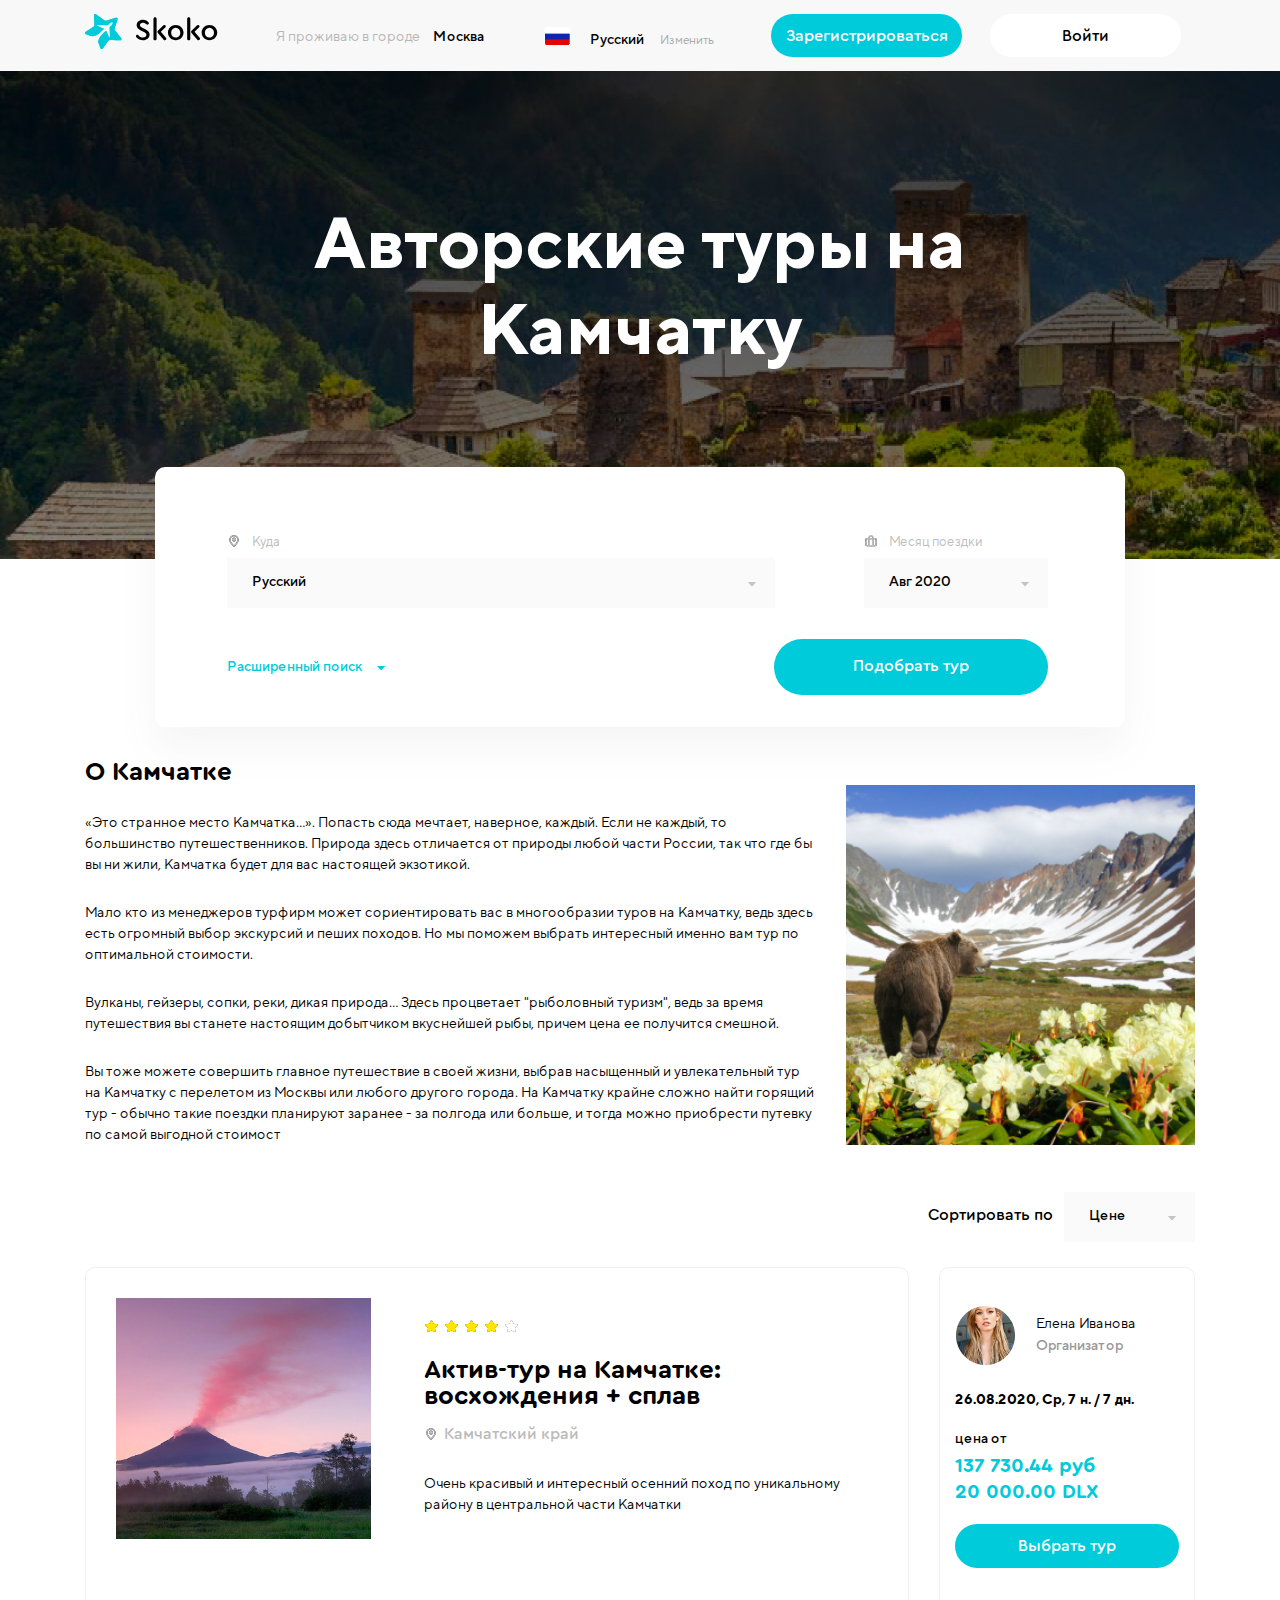
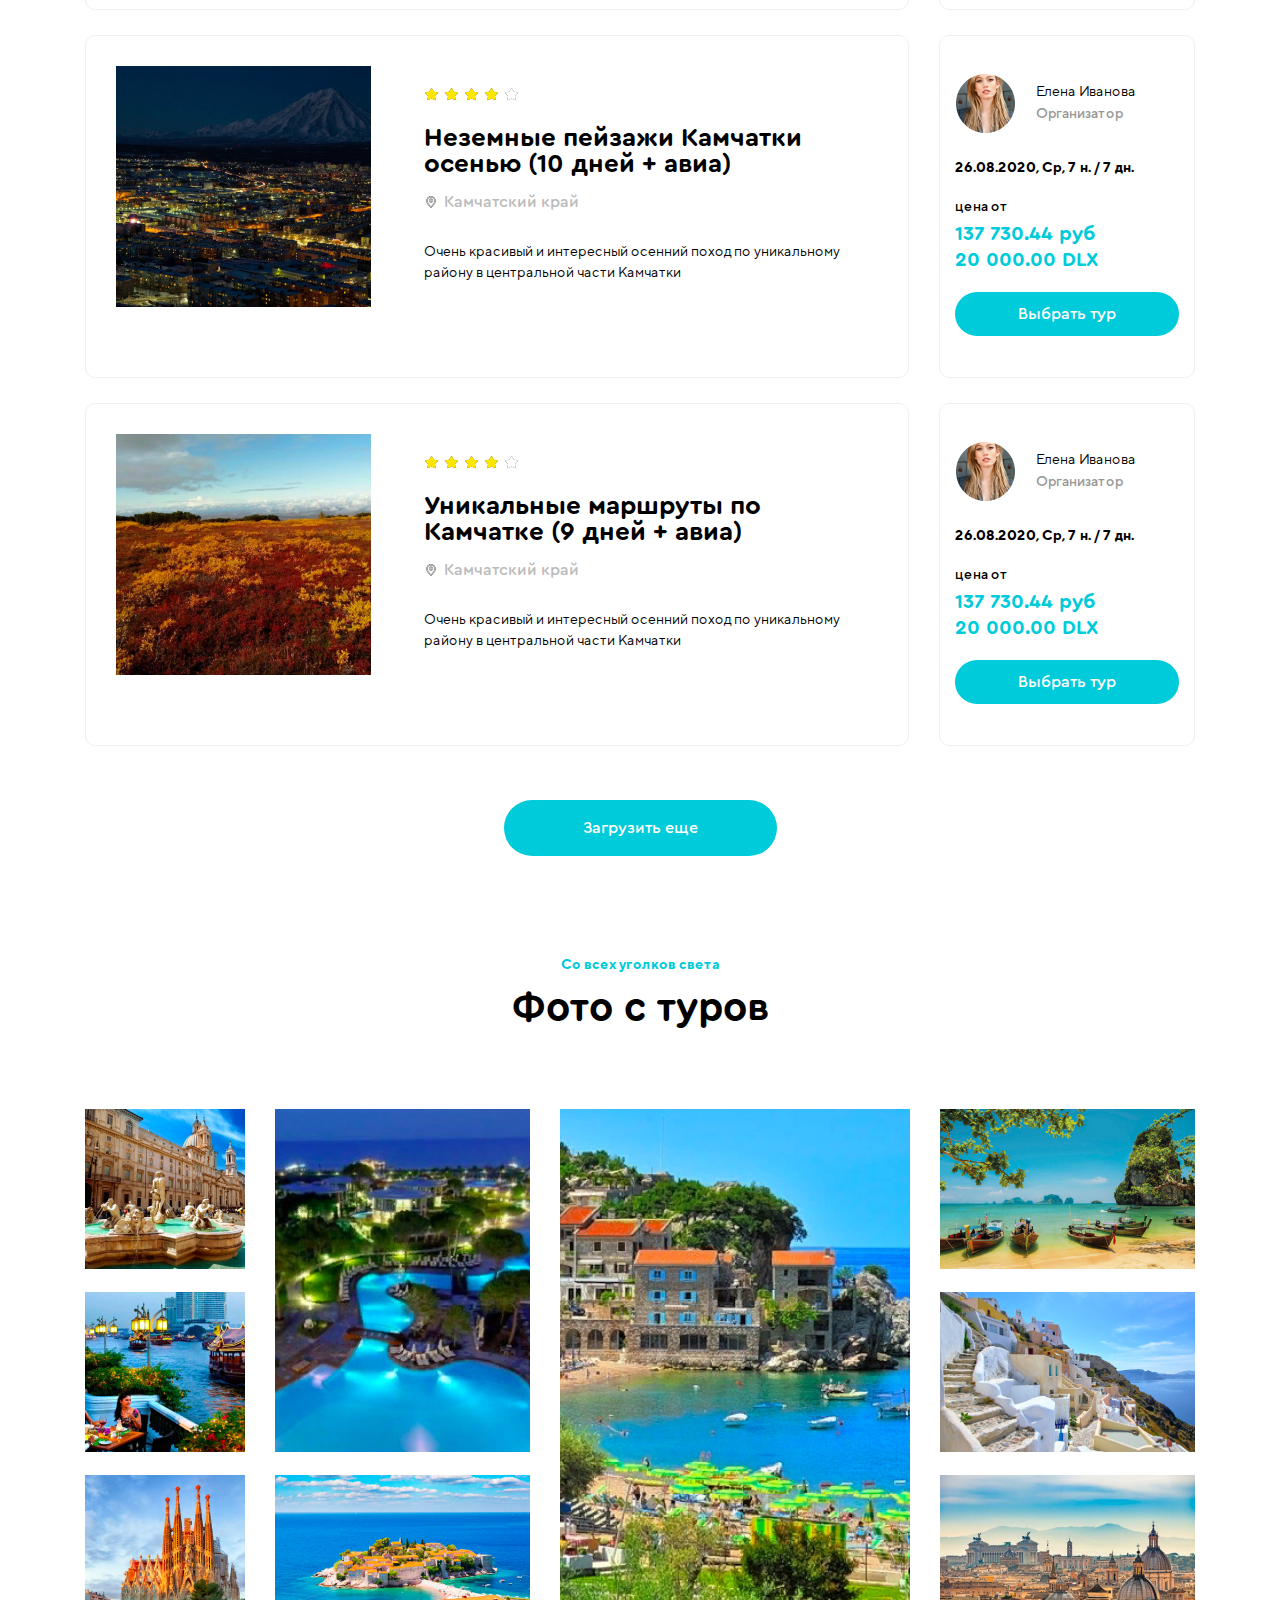
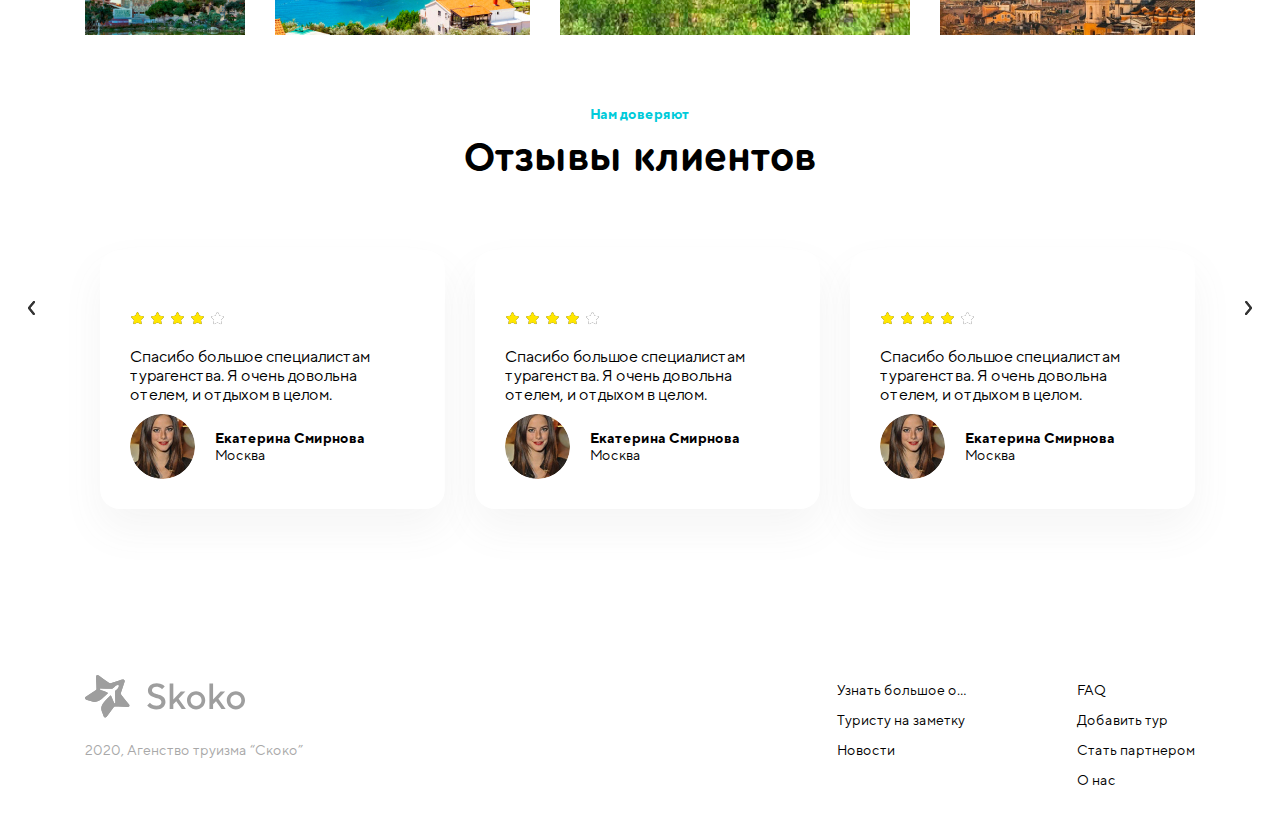
<file: authors-tour.html>
<!DOCTYPE html>
<html lang="ru">
<head>
	<meta charset="UTF-8">
	<meta name="viewport" content="width=device-width, initial-scale=1.0">
	<title>DLX Tour</title>
	<link rel="stylesheet" href="./fonts/font-cera.css">
	<link rel="stylesheet" href="./fonts/font-TT-Norms-Pro.css">
	<link rel="stylesheet" href="./styles/authors-tour.css">
</head>
<body>
	<header class="main-header">
		<div class="container">
			<nav class="main-nav">
				<a href="#"><img src="./images/logo.svg" alt="Логотип компании Скоко"></a>
				<div class="main-header__properties">
					<div class="main-header__city">
						<span class="main-header__prefix">Я проживаю в городе</span><span class="main-header__current-city">Москва</span>
					</div>
					<div class="main-header__language">
						<img src="./images/ru-lang.png" alt="Язык">
						<span class="main-header__current-language">Русский</span><span class="main-header__change-language">Изменить</span>
					</div>
				</div>
				<a href="#" class="btn">Зарегистрироваться</a>
				<a href="#" class="btn btn-white">Войти</a>
			</nav>
		</div>
	</header>
	<section class="caption-tour">
		<div class="container">
			<h1 class="caption-tour-title">Авторские туры на Камчатку</h1>
			<article class="choose-tour">
				<form class="choose-tour__props">
					<div class="choose-tour__option">
						<label class="choose-tour__label" for="country">Куда</label>
						<div class="select-container">
							<select name="country" id="country">
								<option value="Russia">Русский</option>
								<option value="Turkey">Турция</option>
								<option value="Egypt">Египет</option>
							</select>
						</div>
					</div>
					<div class="choose-tour__option">
						<label class="choose-tour__label" for="nights">Месяц поездки</label>
						<div class="select-container">
							<select name="nights" id="nights">
								<option value="Turkey">Авг 2020</option>
								<option value="Egypt">Сен 2020</option>
								<option value="Egypt">Окт 2020</option>
								<option value="Egypt">Ноя 2020</option>
								<option value="Egypt">Дек 2020</option>
							</select>
						</div>
					</div>
				</form>
				<div class="choose-tour__actions">
					<a href="#" class="choose-tour__advanced">Расширенный поиск</a>
					<button class="btn choose-tour__send" type="button">Подобрать тур</button>
				</div>
			</article>
		</div>
	</section>
	<section class="about-tour">
		<div class="container">
			<h2 class="about-tour__title">О Камчатке</h2>
			<div class="about-tour__content">
				<div class="about-tour__definition">
					<p class="about-tour__paragraph">«Это странное место Камчатка...». Попасть сюда мечтает, наверное, каждый. Если не каждый, то большинство путешественников. Природа здесь отличается от природы любой части России, так что где бы вы ни жили, Камчатка будет для вас настоящей экзотикой.</p>
					<p class="about-tour__paragraph">Мало кто из менеджеров турфирм может сориентировать вас в многообразии туров на Камчатку, ведь здесь есть огромный выбор экскурсий и пеших походов. Но мы поможем выбрать интересный именно вам тур по оптимальной стоимости.</p>
					<p class="about-tour__paragraph">Вулканы, гейзеры, сопки, реки, дикая природа... Здесь процветает "рыболовный туризм", ведь за время путешествия вы станете настоящим добытчиком вкуснейшей рыбы, причем цена ее получится смешной.</p>
					<p class="about-tour__paragraph">Вы тоже можете совершить главное путешествие в своей жизни, выбрав насыщенный и увлекательный тур на Камчатку с перелетом из Москвы или любого другого города. На Камчатку крайне сложно найти горящий тур - обычно такие поездки планируют заранее - за полгода или больше, и тогда можно приобрести путевку по самой выгодной стоимост</p>
				</div>
				<img src="./images/about-tour-2.jpg" alt="Изображение тура" class="about-tour__image">
			</div>
		</div>
	</section>
	<section class="choose-tour-list">
		<div class="container">
			<div class="choose-tour-list__sort-container">
				<span class="choose-tour-list__sort-span">Сортировать по</span>
				<div class="select-container">
					<select name="sort" id="sort">
						<option value="cost">Цене</option>
						<option value="date">Дате</option>
						<option value="rate">Оценке</option>
						<option value="relevant">Релевантности</option>
					</select>
				</div>
			</div>
			<div class="choose-tour-list__items">
				<div class="choose-tour-list__item">
					<div class="choose-tour-list__info-cont">
						<img src="./images/tour-list-item-8.jpg" alt="" class="choose-tour-list__image">
						<div class="choose-tour-list__info">
							<div class="rate">
								<span class="rate__star rate__star--light"></span>
								<span class="rate__star rate__star--light"></span>
								<span class="rate__star rate__star--light"></span>
								<span class="rate__star rate__star--light"></span>
								<span class="rate__star"></span>
							</div>
							<h3 class="choose-tour-list__title">Актив-тур на Камчатке: восхождения + сплав</h3>
							<p class="choose-tour-list__location">Камчатский край</p>
							<p class="choose-tour-list__about-tour">Очень красивый и интересный осенний поход по уникальному району в центральной части Камчатки</p>
						</div>
					</div>
					<div class="choose-tour-list__price-cont">
						<div class="reviews__user">
							<img src="./images/user-pic-1.png" alt="Фото пользователя">
							<div class="reviews__user-info">
								<div class="reviews__user-name">Елена Иванова</div>
								<div class="reviews__user-work">Организатор</div>
							</div>
						</div>
						<time class="choose-tour-list__time" datetime="2020-08-26">26.08.2020, Ср, 7 н. / 7 дн.</time>
						<p class="choose-tour-list__price-from">цена от</p>
						<p class="choose-tour-list__price-rubbles">137 730.44 руб </p>
						<p class="choose-tour-list__price-DLX">20 000.00 DLX</p>
						<a href="#" class="btn choose-tour-list__btn">Выбрать тур</a>
					</div>
				</div>
				<div class="choose-tour-list__item">
					<div class="choose-tour-list__info-cont">
						<img src="./images/tour-list-item-9.jpg" alt="" class="choose-tour-list__image">
						<div class="choose-tour-list__info">
							<div class="rate">
								<span class="rate__star rate__star--light"></span>
								<span class="rate__star rate__star--light"></span>
								<span class="rate__star rate__star--light"></span>
								<span class="rate__star rate__star--light"></span>
								<span class="rate__star"></span>
							</div>
							<h3 class="choose-tour-list__title">Неземные пейзажи Камчатки осенью (10 дней + авиа)</h3>
							<p class="choose-tour-list__location">Камчатский край</p>
							<p class="choose-tour-list__about-tour">Очень красивый и интересный осенний поход по уникальному району в центральной части Камчатки</p>
						</div>
					</div>
					<div class="choose-tour-list__price-cont">
						<div class="reviews__user">
							<img src="./images/user-pic-1.png" alt="Фото пользователя">
							<div class="reviews__user-info">
								<div class="reviews__user-name">Елена Иванова</div>
								<div class="reviews__user-work">Организатор</div>
							</div>
						</div>
						<time class="choose-tour-list__time" datetime="2020-08-26">26.08.2020, Ср, 7 н. / 7 дн.</time>
						<p class="choose-tour-list__price-from">цена от</p>
						<p class="choose-tour-list__price-rubbles">137 730.44 руб </p>
						<p class="choose-tour-list__price-DLX">20 000.00 DLX</p>
						<a href="#" class="btn choose-tour-list__btn">Выбрать тур</a>
					</div>
				</div>
				<div class="choose-tour-list__item">
					<div class="choose-tour-list__info-cont">
						<img src="./images/tour-list-item-10.jpg" alt="" class="choose-tour-list__image">
						<div class="choose-tour-list__info">
							<div class="rate">
								<span class="rate__star rate__star--light"></span>
								<span class="rate__star rate__star--light"></span>
								<span class="rate__star rate__star--light"></span>
								<span class="rate__star rate__star--light"></span>
								<span class="rate__star"></span>
							</div>
							<h3 class="choose-tour-list__title">Уникальные маршруты по Камчатке (9 дней + авиа)</h3>
							<p class="choose-tour-list__location">Камчатский край</p>
							<p class="choose-tour-list__about-tour">Очень красивый и интересный осенний поход по уникальному району в центральной части Камчатки</p>
						</div>
					</div>
					<div class="choose-tour-list__price-cont">
						<div class="reviews__user">
							<img src="./images/user-pic-1.png" alt="Фото пользователя">
							<div class="reviews__user-info">
								<div class="reviews__user-name">Елена Иванова</div>
								<div class="reviews__user-work">Организатор</div>
							</div>
						</div>
						<time class="choose-tour-list__time" datetime="2020-08-26">26.08.2020, Ср, 7 н. / 7 дн.</time>
						<p class="choose-tour-list__price-from">цена от</p>
						<p class="choose-tour-list__price-rubbles">137 730.44 руб </p>
						<p class="choose-tour-list__price-DLX">20 000.00 DLX</p>
						<a href="#" class="btn choose-tour-list__btn">Выбрать тур</a>
					</div>
				</div>
			</div>
			<a href="#" class="btn show-more__btn">Загрузить еще</a>
		</div>
	</section>
	<section class="tour-photos">
		<div class="container">
			<p class="section-pre-title">Со всех уголков света</p>
			<h2 class="section-title">Фото с туров</h2>
			<div class="tour-photos__container">
				<img src="./images/tour-photo-1.jpg" alt="Фото с тура" class="tour-photos__image">
				<img src="./images/tour-photo-2.jpg" alt="Фото с тура" class="tour-photos__image">
				<img src="./images/tour-photo-3.jpg" alt="Фото с тура" class="tour-photos__image">
				<img src="./images/tour-photo-4.jpg" alt="Фото с тура" class="tour-photos__image">
				<img src="./images/tour-photo-5.jpg" alt="Фото с тура" class="tour-photos__image">
				<img src="./images/tour-photo-6.jpg" alt="Фото с тура" class="tour-photos__image">
				<img src="./images/tour-photo-7.jpg" alt="Фото с тура" class="tour-photos__image">
				<img src="./images/tour-photo-8.jpg" alt="Фото с тура" class="tour-photos__image">
				<img src="./images/tour-photo-9.jpg" alt="Фото с тура" class="tour-photos__image">
			</div>
		</div>
	</section>
	<section class="reviews">
		<div class="container">
			<p class="section-pre-title">Нам доверяют</p>
			<h2 class="section-title">Отзывы клиентов</h2>
			<div class="reviews__container">
				<button class="reviews__button reviews__button-prev"></button>
				<button class="reviews__button reviews__button-next"></button>
				<div class="reviews__item">
					<div class="rate">
						<span class="rate__star rate__star--light"></span>
						<span class="rate__star rate__star--light"></span>
						<span class="rate__star rate__star--light"></span>
						<span class="rate__star rate__star--light"></span>
						<span class="rate__star"></span>
					</div>
					<p class="reviews__descr">Спасибо большое специалистам турагенства. Я очень довольна отелем, и отдыхом в целом.</p>
					<div class="reviews__user">
						<img src="./images/user-pic.png" alt="Фото пользователя">
						<div class="reviews__user-info">
							<div class="reviews__user-name">Екатерина Смирнова</div>
							<div class="reviews__user-city">Москва</div>
						</div>
					</div>
				</div>
				<div class="reviews__item">
					<div class="rate">
						<span class="rate__star rate__star--light"></span>
						<span class="rate__star rate__star--light"></span>
						<span class="rate__star rate__star--light"></span>
						<span class="rate__star rate__star--light"></span>
						<span class="rate__star"></span>
					</div>
					<p class="reviews__descr">Спасибо большое специалистам турагенства. Я очень довольна отелем, и отдыхом в целом.</p>
					<div class="reviews__user">
						<img src="./images/user-pic.png" alt="Фото пользователя">
						<div class="reviews__user-info">
							<div class="reviews__user-name">Екатерина Смирнова</div>
							<div class="reviews__user-city">Москва</div>
						</div>
					</div>
				</div>
				<div class="reviews__item">
					<div class="rate">
						<span class="rate__star rate__star--light"></span>
						<span class="rate__star rate__star--light"></span>
						<span class="rate__star rate__star--light"></span>
						<span class="rate__star rate__star--light"></span>
						<span class="rate__star"></span>
					</div>
					<p class="reviews__descr">Спасибо большое специалистам турагенства. Я очень довольна отелем, и отдыхом в целом.</p>
					<div class="reviews__user">
						<img src="./images/user-pic.png" alt="Фото пользователя">
						<div class="reviews__user-info">
							<div class="reviews__user-name">Екатерина Смирнова</div>
							<div class="reviews__user-city">Москва</div>
						</div>
					</div>
				</div>
			</div>
		</div>
	</section>
	<footer class="main-footer">
		<div class="container">
			<div class="main-footer__info-company">
				<img src="./images/logo-gray.svg" alt="Логотип компании" width="160px">
				<p class="main-footer__copyright">2020, Агенство труизма “Скоко”</p>
			</div>
			<div class="main-footer__menu">
				<ul class="main-footer__list">
					<li class="main-footer__link"><a href="#">Узнать большое о...</a></li>
					<li class="main-footer__link"><a href="#">Туристу на заметку</a></li>
					<li class="main-footer__link"><a href="#">Новости</a></li>
				</ul>
				<ul class="main-footer__list">
					<li class="main-footer__link"><a href="#">FAQ</a></li>
					<li class="main-footer__link"><a href="#">Добавить тур</a></li>
					<li class="main-footer__link"><a href="#">Стать партнером</a></li>
					<li class="main-footer__link"><a href="#">О нас</a></li>
				</ul>
			</div>
		</div>
	</footer>
</body>
</html>
</file>
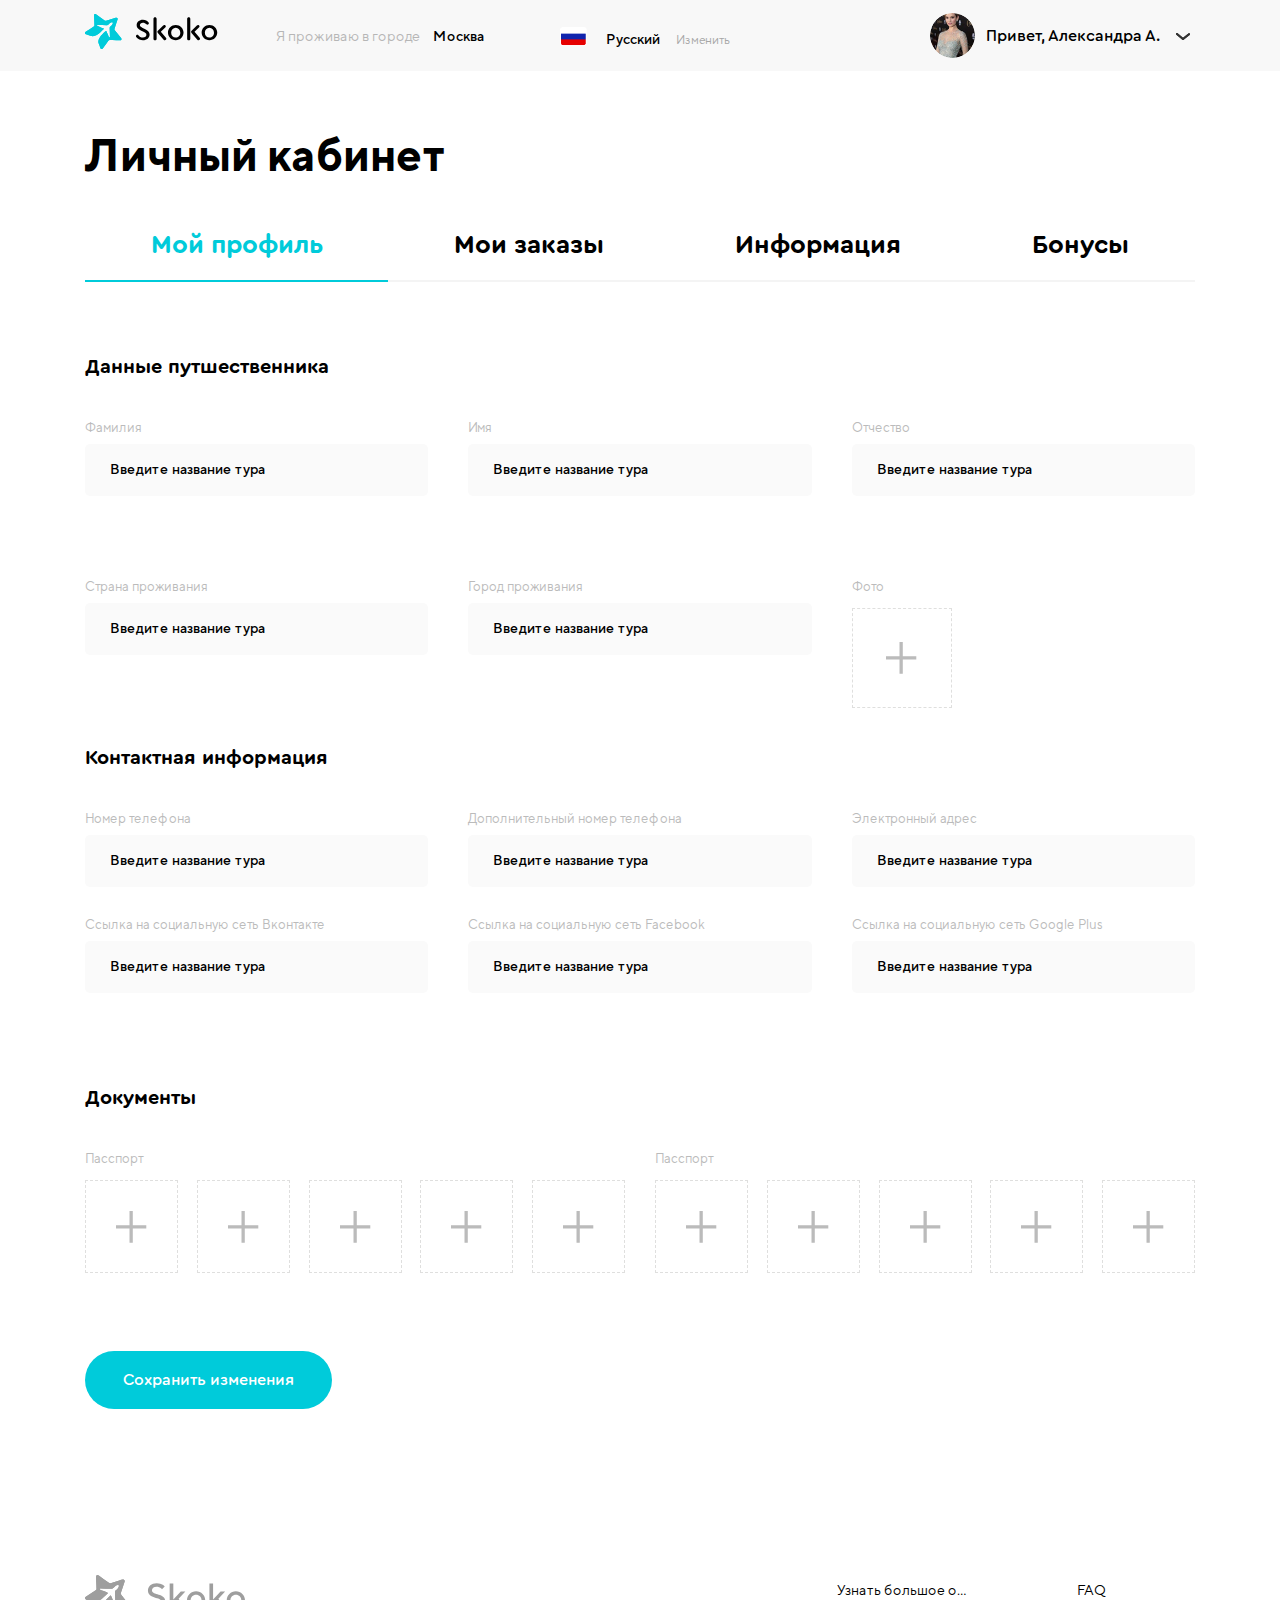
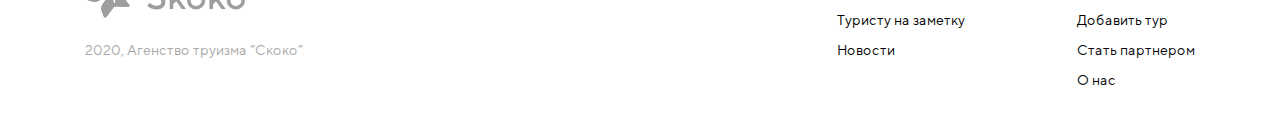
<file: cabinet.html>
<!DOCTYPE html>
<html lang="ru">
<head>
	<meta charset="UTF-8">
	<meta name="viewport" content="width=device-width, initial-scale=1.0">
	<title>DLX Tour</title>
	<link rel="stylesheet" href="./fonts/font-cera.css">
	<link rel="stylesheet" href="./fonts/font-TT-Norms-Pro.css">
	<link rel="stylesheet" href="./styles/cabinet.css">
</head>
<body>
	<header class="main-header">
		<div class="container">
			<nav class="main-nav">
				<a href="#"><img src="./images/logo.svg" alt="Логотип компании Скоко"></a>
				<div class="main-header__properties">
					<div class="main-header__city">
						<span class="main-header__prefix">Я проживаю в городе</span><span class="main-header__current-city">Москва</span>
					</div>
					<div class="main-header__language">
						<img src="./images/ru-lang.png" alt="Язык">
						<span class="main-header__current-language">Русский</span><span class="main-header__change-language">Изменить</span>
					</div>
				</div>
				<div class="main-header__user-cont">
					<img src="./images/header-user.png" alt="фото пользователя">
					<div class="main-header__user-name"><span>Привет, </span>Александра А.</div>
				</div>
			</nav>
		</div>
	</header>
	<section class="user-activity">
		<div class="container">
			<h1 class="user-activity__title">Личный кабинет</h1>
			<article class="tab-container">
				<div class="tabs">
					<input class="tab-radio" type="radio" name="user-active__type" id="profile" checked>
					<label class="tab" for="profile">Мой профиль</label>
					<input class="tab-radio" type="radio" name="user-active__type" id="order">
					<label class="tab" for="order">Мои заказы</label>
					<input class="tab-radio" type="radio" name="user-active__type" id="info">
					<label class="tab" for="info">Информация</label>
					<input class="tab-radio" type="radio" name="user-active__type" id="bonus">
					<label class="tab" for="bonus">Бонусы</label>
				</div>
				<div class="tab-content tab-current" data-content="profile">
					<h4 class="profile__title">Данные путшественника</h4>
					<div class="profile-input-container">
						<div class="profile-input">
							<label class="profile-input__label" for="surname">Фамилия</label>
							<input class="profile-input__input" type="text" id="surname" placeholder="Введите название тура">
						</div>
						<div class="profile-input">
							<label class="profile-input__label" for="name">Имя</label>
							<input class="profile-input__input" type="text" id="name" placeholder="Введите название тура">
						</div>
						<div class="profile-input">
							<label class="profile-input__label" for="midname">Отчество</label>
							<input class="profile-input__input" type="text" id="midname" placeholder="Введите название тура">
						</div>
						<div class="profile-input">
							<label class="profile-input__label" for="country">Страна проживания</label>
							<input class="profile-input__input" type="text" id="country" placeholder="Введите название тура">
						</div>
						<div class="profile-input">
							<label class="profile-input__label" for="city">Город проживания</label>
							<input class="profile-input__input" type="text" id="city" placeholder="Введите название тура">
						</div>
						<div class="profile-input">
							<label class="profile-input__label">Фото</label>
							<label class="profile-input__file-image" for="photo"></label>
							<input class="profile-input__file" type="file" id="photo">
						</div>
					</div>
					<h4 class="profile__title profile__title--cont-info">Контактная информация</h4>
					<div class="profile-input-container">
						<div class="profile-input">
							<label class="profile-input__label" for="phone">Номер телефона</label>
							<input class="profile-input__input" type="number" id="phone" placeholder="Введите название тура">
						</div>
						<div class="profile-input">
							<label class="profile-input__label" for="dop-number">Дополнительный номер телефона</label>
							<input class="profile-input__input" type="text" id="dop-number" placeholder="Введите название тура">
						</div>
						<div class="profile-input">
							<label class="profile-input__label" for="email">Электронный адрес</label>
							<input class="profile-input__input" type="email" id="email" placeholder="Введите название тура">
						</div>
						<div class="profile-input">
							<label class="profile-input__label" for="vk">Ссылка на социальную сеть Вконтакте</label>
							<input class="profile-input__input" type="text" id="vk" placeholder="Введите название тура">
						</div>
						<div class="profile-input">
							<label class="profile-input__label" for="facebook">Ссылка на социальную сеть Facebook</label>
							<input class="profile-input__input" type="text" id="facebook" placeholder="Введите название тура">
						</div>
						<div class="profile-input">
							<label class="profile-input__label" for="google-p">Ссылка на социальную сеть Google Plus</label>
							<input class="profile-input__input" type="text" id="google-p" placeholder="Введите название тура">
						</div>
					</div>
					<h4 class="profile__title profile__title--cont-docs">Документы</h4>
					<div class="profile-container__documents">
						<div class="profile-input profile-input--passport">
							<label class="profile-input__label">Пасспорт</label>
							<div class="profile-input--passport-cont">
								<label class="profile-input__file-image" for="photo"></label>
								<input class="profile-input__file" type="file" id="photo">
								<label class="profile-input__file-image" for="photo"></label>
								<input class="profile-input__file" type="file" id="photo">
								<label class="profile-input__file-image" for="photo"></label>
								<input class="profile-input__file" type="file" id="photo">
								<label class="profile-input__file-image" for="photo"></label>
								<input class="profile-input__file" type="file" id="photo">
								<label class="profile-input__file-image" for="photo"></label>
								<input class="profile-input__file" type="file" id="photo">
							</div>
						</div>
						<div class="profile-input profile-input--passport profile-input--passport--second">
							<label class="profile-input__label">Пасспорт</label>
							<div class="profile-input--passport-cont">
								<label class="profile-input__file-image" for="photo"></label>
								<input class="profile-input__file" type="file" id="photo">
								<label class="profile-input__file-image" for="photo"></label>
								<input class="profile-input__file" type="file" id="photo">
								<label class="profile-input__file-image" for="photo"></label>
								<input class="profile-input__file" type="file" id="photo">
								<label class="profile-input__file-image" for="photo"></label>
								<input class="profile-input__file" type="file" id="photo">
								<label class="profile-input__file-image" for="photo"></label>
								<input class="profile-input__file" type="file" id="photo">
							</div>
						</div>
					</div>
					<a href="#" class="btn profile__save">Сохранить изменения</a>
				</div>
				<div class="tab-content" data-content="order">
					<table class="table-order">
					 	<thead>
							<tr>
								<td>Дата заказа</td>
								<td>Номер заказа</td>
								<td>Направление</td>
								<td>Дата тура</td>
								<td>Статус заказа</td>
								<td>Сумма</td>
								<td>Валюта</td>
								<td>Способ оплаты</td>
							</tr>
						</thead>
						<tbody>
							<tr>
								<td>09 сент 2020</td>
								<td>4567897890</td>
								<td>Испания</td>
								<td>09 сент 2020</td>
								<td class="table-status" data-status="denied">Отклонен</td>
								<td>56 939 044</td>
								<td>DLX</td>
								<td>Diplex wallet</td>
							</tr>
							<tr>
								<td>09 сент 2020</td>
								<td>4567897890</td>
								<td>Египет</td>
								<td>09 сент 2020</td>
								<td class="table-status" data-status="working">В работе</td>
								<td>56 939 044</td>
								<td>DLX</td>
								<td>Qiwi</td>
							</tr>
							<tr>
								<td>09 сент 2020</td>
								<td>4567897890</td>
								<td>Турция</td>
								<td>09 сент 2020</td>
								<td class="table-status" data-status="confirmed">Подтвержден</td>
								<td>56 939 044</td>
								<td>DLX</td>
								<td>Yandex money</td>
							</tr>
							<tr>
								<td>09 сент 2020</td>
								<td>4567897890</td>
								<td>Испания</td>
								<td>09 сент 2020</td>
								<td class="table-status" data-status="confirmed">Подтвержден</td>
								<td>56 939 044</td>
								<td>DLX</td>
								<td>Сберанк</td>
							</tr>
						</tbody>
					</table>
					<a href="#" class="btn table__send">Отправиться в путешествие</a>
				</div>
				<div class="tab-content" data-content="info">
					<div class="stocks-cont">
						<a href="#" class="stocks-item">
							<img src="./images/cabinet-info-1.jpg" alt="акция">
							<p class="stock-time">До конца акции: 18 дней 10 часов</p>
							<h4 class="stock-title">Горные лыжи со скидкой до 30%</h4>
							<p class="stock-description">Отмена бронирования без финансовых потерь!</p>
						</a>
						<a href="#" class="stocks-item">
							<img src="./images/cabinet-info-1.jpg" alt="акция">
							<p class="stock-time">До конца акции: 18 дней 10 часов</p>
							<h4 class="stock-title">Горные лыжи со скидкой до 30%</h4>
							<p class="stock-description">Отмена бронирования без финансовых потерь!</p>
						</a>
						<a href="#" class="stocks-item">
							<img src="./images/cabinet-info-1.jpg" alt="акция">
							<p class="stock-time">До конца акции: 18 дней 10 часов</p>
							<h4 class="stock-title">Горные лыжи со скидкой до 30%</h4>
							<p class="stock-description">Отмена бронирования без финансовых потерь!</p>
						</a>
						<a href="#" class="stocks-item">
							<img src="./images/cabinet-info-1.jpg" alt="акция">
							<p class="stock-time">До конца акции: 18 дней 10 часов</p>
							<h4 class="stock-title">Горные лыжи со скидкой до 30%</h4>
							<p class="stock-description">Отмена бронирования без финансовых потерь!</p>
						</a>
					</div>
				</div>
				<div class="tab-content" data-content="bonus">
					<p class="bonuses-label">У вас бонусов</p>
					<p class="bonuses-yours">2 749 059,00 DLX</p>
					<table class="table-order">
					 	<thead>
							<tr>
								<td>Дата заказа</td>
								<td>Номер заказа</td>
								<td>Страна путешествия</td>
								<td>Сумма</td>
								<td>Валюта</td>
								<td>Начислено</td>
							</tr>
						</thead>
						<tbody>
							<tr>
								<td>09 сент 2020</td>
								<td>4567897890</td>
								<td>Испания</td>
								<td>56 939 044</td>
								<td>DLX</td>
								<td class="table-accrued">+ 364 DLX</td>
							</tr>
							<tr>
								<td>09 сент 2020</td>
								<td>4567897890</td>
								<td>Египет</td>
								<td>56 939 044</td>
								<td>DLX</td>
								<td class="table-accrued">+ 364 DLX</td>
							</tr>
							<tr>
								<td>09 сент 2020</td>
								<td>4567897890</td>
								<td>Турция</td>
								<td>56 939 044</td>
								<td>DLX</td>
								<td class="table-accrued">+ 364 DLX</td>
							</tr>
							<tr>
								<td>09 сент 2020</td>
								<td>4567897890</td>
								<td>Испания</td>
								<td>56 939 044</td>
								<td>DLX</td>
								<td class="table-accrued">+ 364 DLX</td>
							</tr>
						</tbody>
					</table>
				</div>
			</article>
		</div>
	</section>
	<footer class="main-footer">
		<div class="container">
			<div class="main-footer__info-company">
				<img src="./images/logo-gray.svg" alt="Логотип компании" width="160px">
				<p class="main-footer__copyright">2020, Агенство труизма “Скоко”</p>
			</div>
			<div class="main-footer__menu">
				<ul class="main-footer__list">
					<li class="main-footer__link"><a href="#">Узнать большое о...</a></li>
					<li class="main-footer__link"><a href="#">Туристу на заметку</a></li>
					<li class="main-footer__link"><a href="#">Новости</a></li>
				</ul>
				<ul class="main-footer__list">
					<li class="main-footer__link"><a href="#">FAQ</a></li>
					<li class="main-footer__link"><a href="#">Добавить тур</a></li>
					<li class="main-footer__link"><a href="#">Стать партнером</a></li>
					<li class="main-footer__link"><a href="#">О нас</a></li>
				</ul>
			</div>
		</div>
	</footer>
	<script>
		const tabs = document.querySelectorAll('.tab-radio');
		const tabsContent = document.querySelectorAll('.tab-content');
		(function render(){
			for(let tab of tabs){
				if (tab.checked) {
					tabsContent.forEach((item)=>{
						if (item.dataset.content == tab.id) {
							item.classList.add('tab-current');
						}else{
							item.classList.remove('tab-current');
						}
					});
				}
			}
		})();

		for(let tab of tabs){
			tab.addEventListener('change', (e)=>{
				tabsContent.forEach((item)=>{
					if (item.dataset.content == e.target.id) {
						item.classList.add('tab-current');
					}else{
						item.classList.remove('tab-current');
					}
				});
			});
		}
	</script>
</body>
</html>
</file>
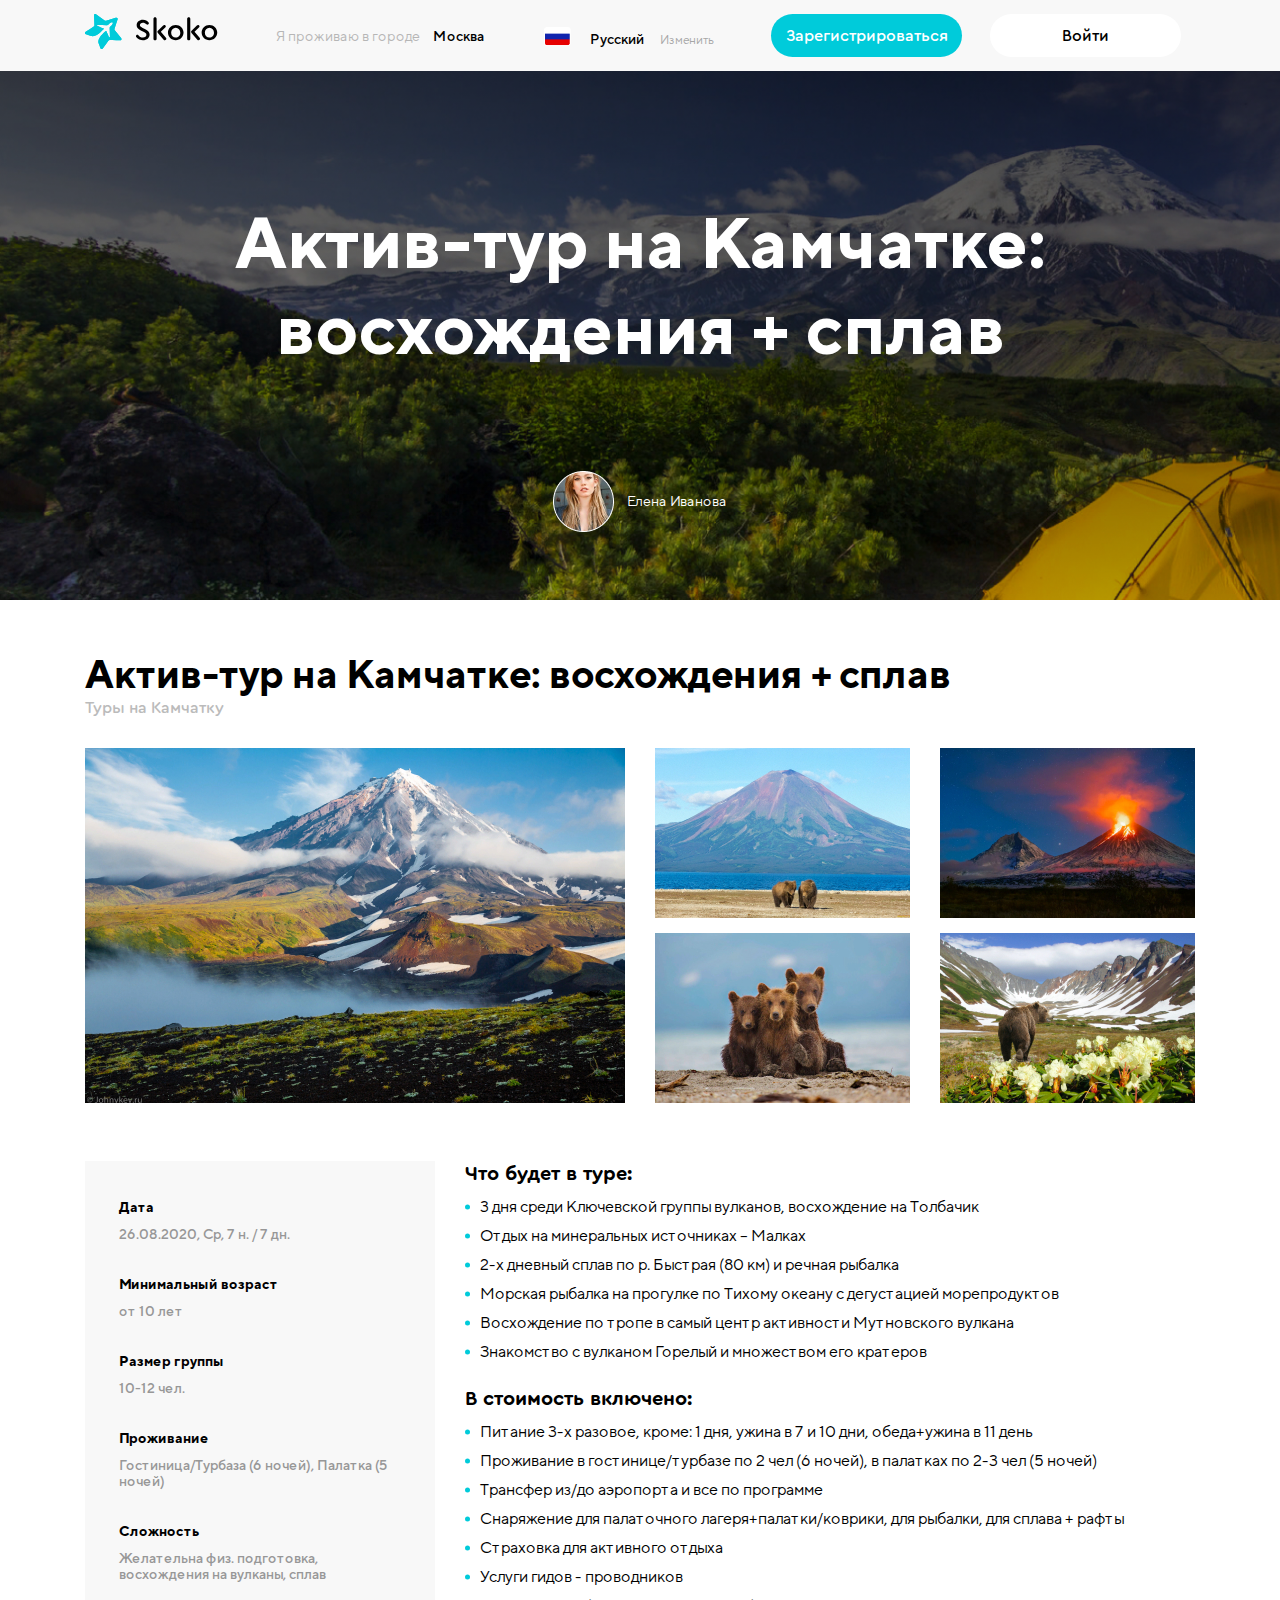
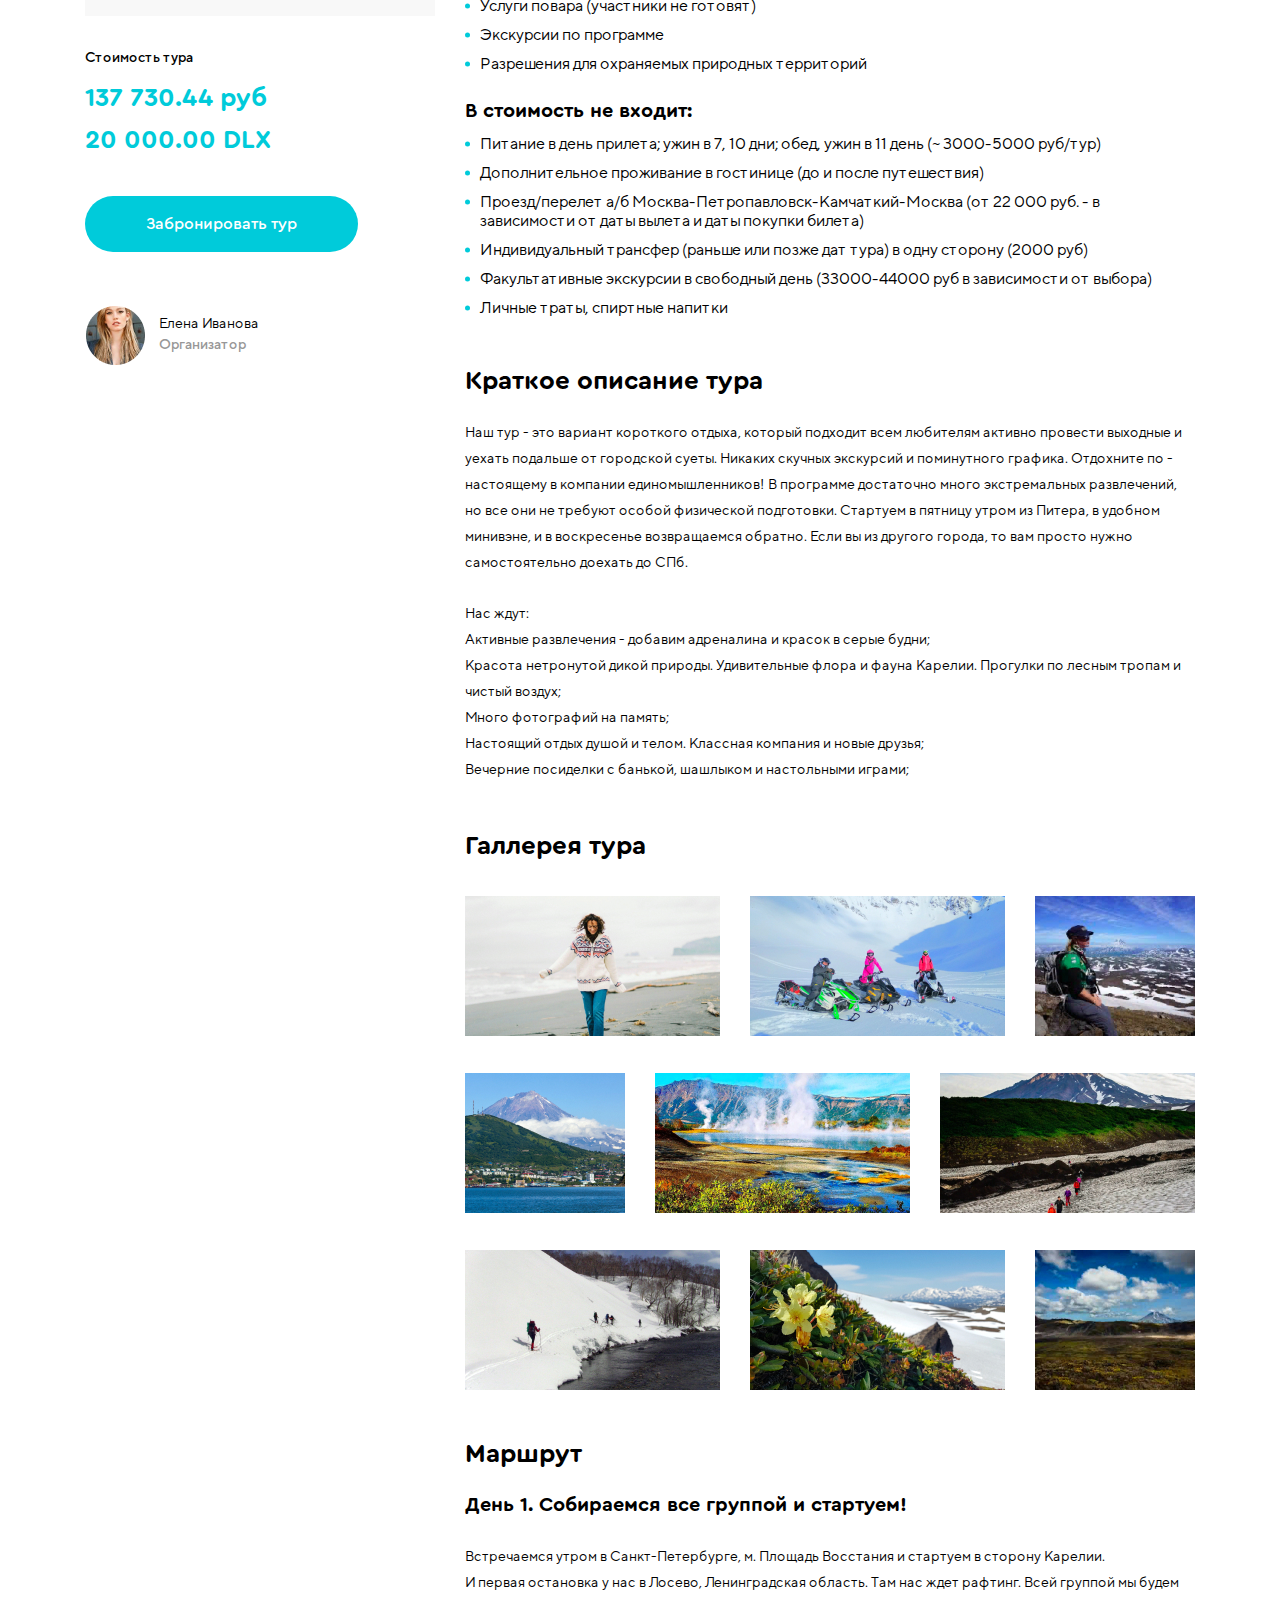
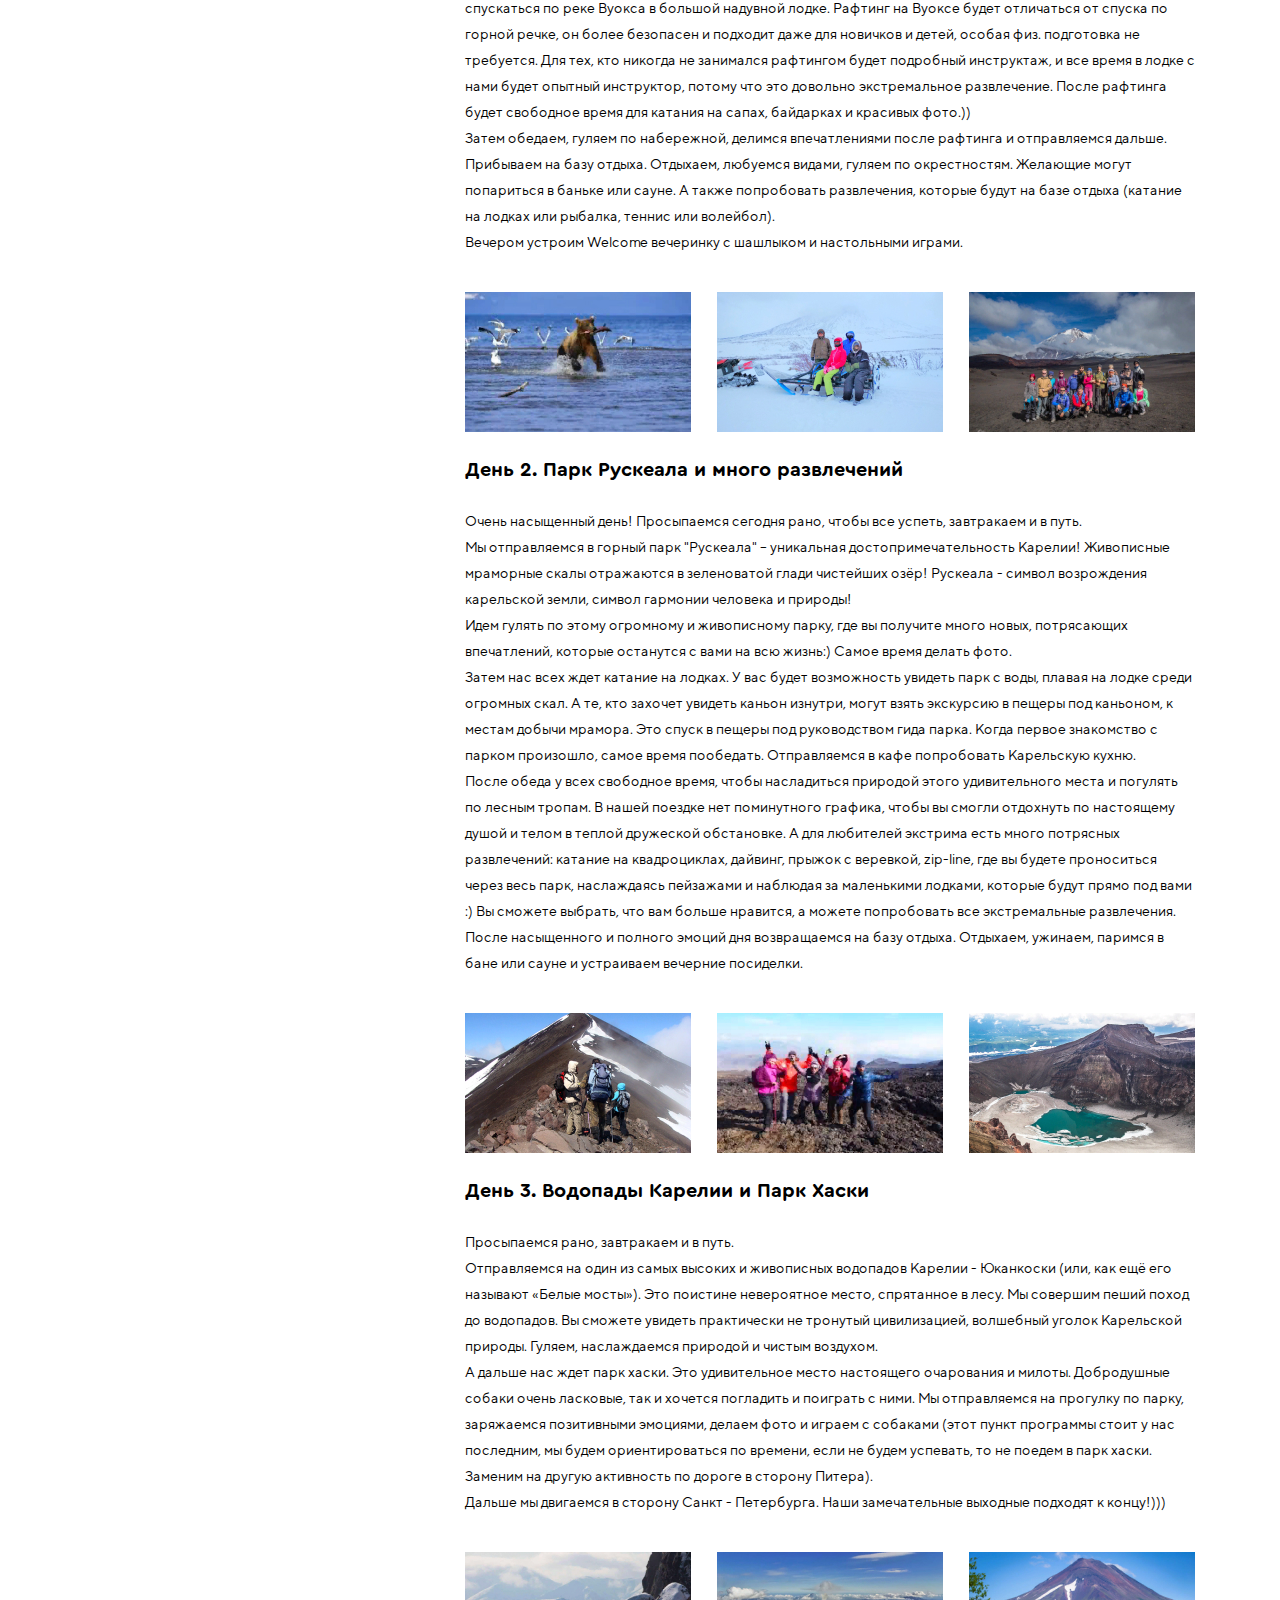
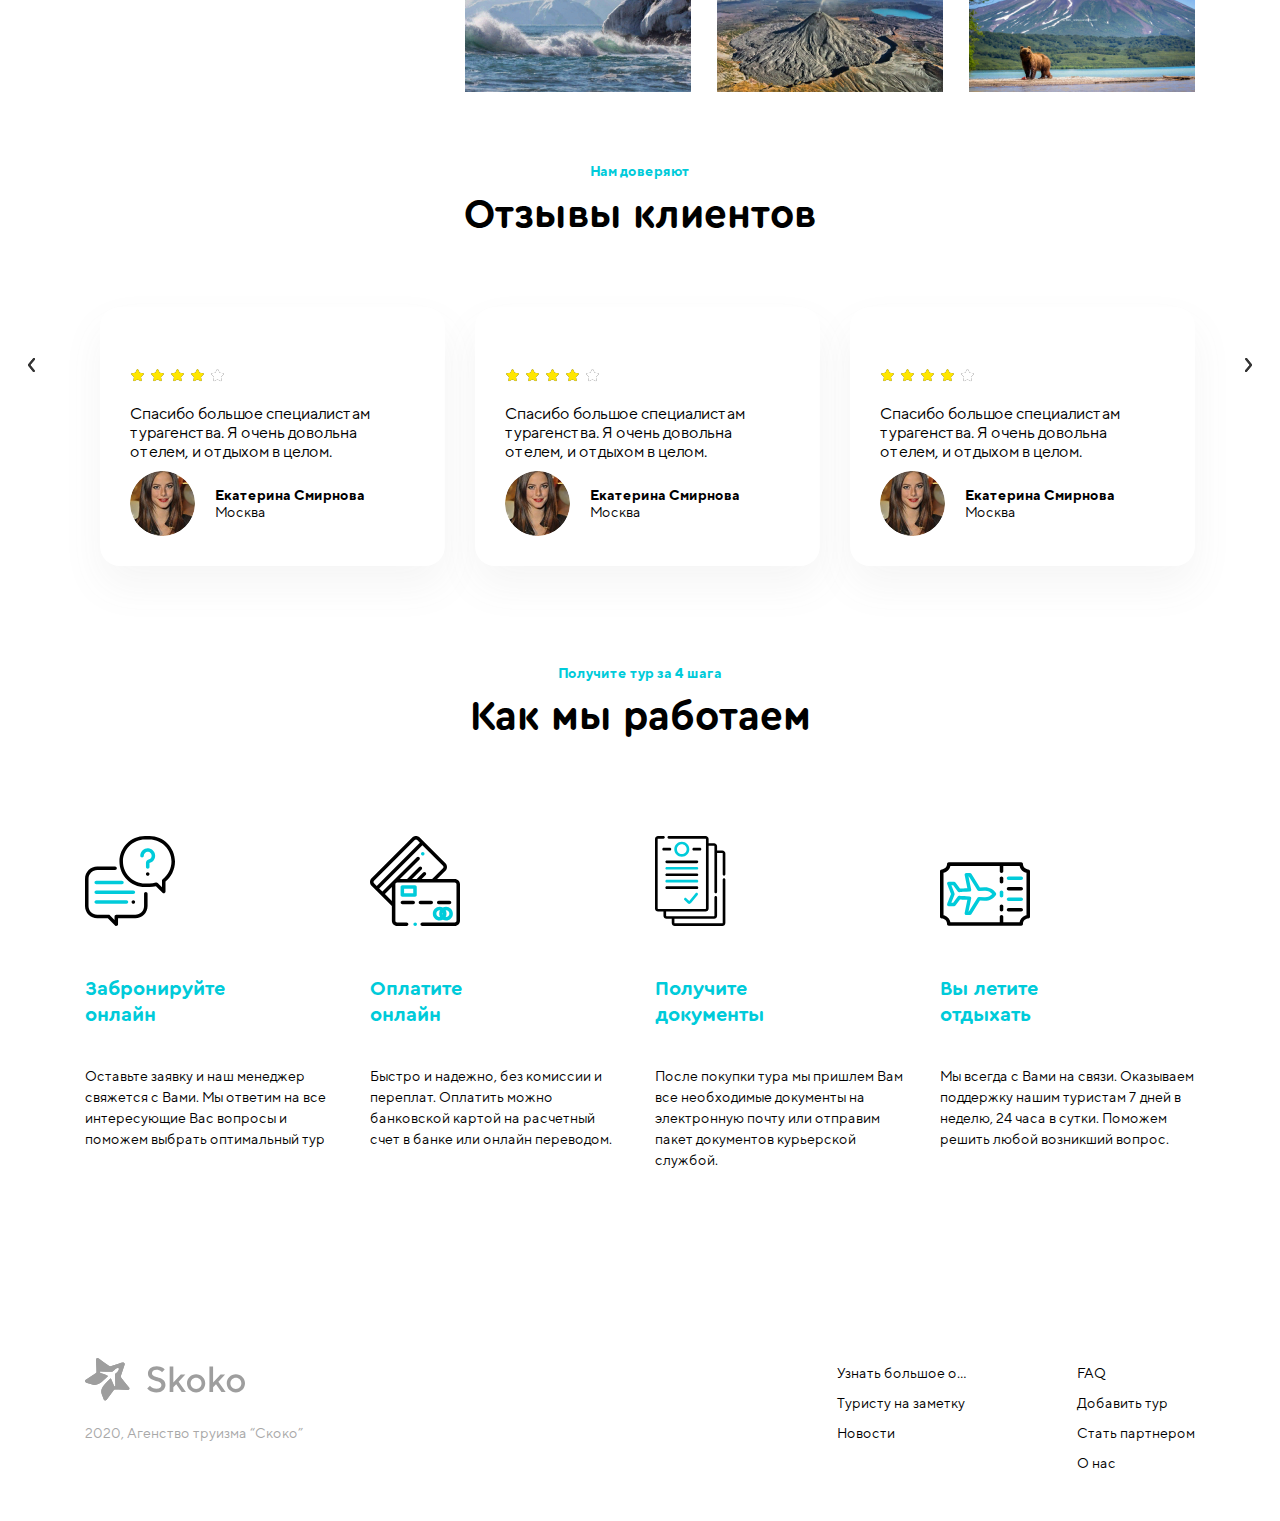
<file: choosen-authors-tour.html>
<!DOCTYPE html>
<html lang="ru">
<head>
	<meta charset="UTF-8">
	<meta name="viewport" content="width=device-width, initial-scale=1.0">
	<title>DLX Tour</title>
	<link rel="stylesheet" href="./fonts/font-cera.css">
	<link rel="stylesheet" href="./fonts/font-TT-Norms-Pro.css">
	<link rel="stylesheet" href="./styles/choosen-authors-tour.css">
</head>
<body>
	<header class="main-header">
		<div class="container">
			<nav class="main-nav">
				<a href="#"><img src="./images/logo.svg" alt="Логотип компании Скоко"></a>
				<div class="main-header__properties">
					<div class="main-header__city">
						<span class="main-header__prefix">Я проживаю в городе</span><span class="main-header__current-city">Москва</span>
					</div>
					<div class="main-header__language">
						<img src="./images/ru-lang.png" alt="Язык">
						<span class="main-header__current-language">Русский</span><span class="main-header__change-language">Изменить</span>
					</div>
				</div>
				<a href="#" class="btn">Зарегистрироваться</a>
				<a href="#" class="btn btn-white">Войти</a>
			</nav>
		</div>
	</header>
	<section class="caption-tour">
		<div class="container">
			<h1 class="caption-tour-title">Актив-тур на Камчатке: восхождения + сплав</h1>
			<div class="caption-tour__user">
				<img src="./images/user-pic-1.png" alt="фото пользователя">
				<div class="caption-tour__user-name">Елена Иванова</div>
			</div>
		</div>
	</section>
	<section class="hotel-photos">
		<div class="container">
			<h2 class="hotel-photos__title">Актив-тур на Камчатке: восхождения + сплав</h2>
			<p class="hotel-photos__location">Туры на Камчатку</p>
			<div class="hotel-photos__container">
				<img class="hotel-photos__image" src="./images/hotel-photo-6.jpg" alt="Фото с тура">
				<img class="hotel-photos__image" src="./images/hotel-photo-7.jpg" alt="Фото с тура">
				<img class="hotel-photos__image" src="./images/hotel-photo-8.jpg" alt="Фото с тура">
				<img class="hotel-photos__image" src="./images/hotel-photo-9.jpg" alt="Фото с тура">
				<img class="hotel-photos__image" src="./images/hotel-photo-10.jpg" alt="Фото с тура">
			</div>
		</div>
	</section>
	<section class="tour-info">
		<div class="container">
			<div class="tour-info__book">
				<div class="tour-info__props">
					<div class="tour-info__property">Дата</div>
					<div class="tour-info__prop-value">26.08.2020, Ср, 7 н. / 7 дн.</div>
					<div class="tour-info__property">Минимальный возраст</div>
					<div class="tour-info__prop-value">от 10 лет</div>
					<div class="tour-info__property">Размер группы</div>
					<div class="tour-info__prop-value">10-12 чел.</div>
					<div class="tour-info__property">Проживание</div>
					<div class="tour-info__prop-value">Гостиница/Турбаза (6 ночей), Палатка (5 ночей)</div>
					<div class="tour-info__property">Сложность</div>
					<div class="tour-info__prop-value">Желательна физ. подготовка, восхождения на вулканы, сплав</div>
				</div>
				<div class="tour-info__cost-label">Стоимость тура</div>
				<div class="tour-info__cost">137 730.44 руб</div>
				<div class="tour-info__cost">20 000.00 DLX</div>
				<a href="#" class="btn tour-info__btn">Забронировать тур</a>
				<div class="tour-info__user">
					<img src="./images/user-pic-1.png" alt="фото пользователя">
					<div class="tour-info__user-info">
						<div class="tour-info__user-name">Елена Иванова</div>
						<div class="tour-info__user-work">Организатор</div>
					</div>
				</div>
			</div>
			<div class="tour-info__details">
				<h5 class="tour-info__title">Что будет в туре:</h5>
				<ul class="tour-info__list">
					<li class="tour-info__list-item">3 дня среди Ключевской группы вулканов, восхождение на Толбачик</li>
					<li class="tour-info__list-item">Отдых на минеральных источниках – Малках</li>
					<li class="tour-info__list-item">2-х дневный сплав по р. Быстрая (80 км) и речная рыбалка</li>
					<li class="tour-info__list-item">Морская рыбалка на прогулке по Тихому океану с дегустацией морепродуктов</li>
					<li class="tour-info__list-item">Восхождение по тропе в самый центр активности Мутновского вулкана</li>
					<li class="tour-info__list-item">Знакомство с вулканом Горелый и множеством его кратеров</li>
				</ul>
				<h5 class="tour-info__title">В стоимость включено:</h5>
				<ul class="tour-info__list">
					<li class="tour-info__list-item">Питание 3-х разовое, кроме: 1 дня, ужина в 7 и 10 дни, обеда+ужина в 11 день</li>
					<li class="tour-info__list-item">Проживание в гостинице/турбазе по 2 чел (6 ночей), в палатках по 2-3 чел (5 ночей)</li>
					<li class="tour-info__list-item">Трансфер из/до аэропорта и все по программе</li>
					<li class="tour-info__list-item">Снаряжение для палаточного лагеря+палатки/коврики, для рыбалки, для сплава + рафты</li>
					<li class="tour-info__list-item">Страховка для активного отдыха</li>
					<li class="tour-info__list-item">Услуги гидов - проводников</li>
					<li class="tour-info__list-item">Услуги повара (участники не готовят)</li>
					<li class="tour-info__list-item">Экскурсии по программе</li>
					<li class="tour-info__list-item">Разрешения для охраняемых природных территорий</li>
				</ul>
				<h5 class="tour-info__title">В стоимость не входит:</h5>
				<ul class="tour-info__list">
					<li class="tour-info__list-item">Питание в день прилета; ужин в 7, 10 дни; обед, ужин в 11 день (~ 3000-5000 руб/тур)</li>
					<li class="tour-info__list-item">Дополнительное проживание в гостинице (до и после путешествия)</li>
					<li class="tour-info__list-item">Проезд/перелет а/б Москва-Петропавловск-Камчаткий-Москва (от 22 000 руб. - в зависимости от даты вылета и даты покупки билета)</li>
					<li class="tour-info__list-item">Индивидуальный трансфер (раньше или позже дат тура) в одну сторону (2000 руб)</li>
					<li class="tour-info__list-item">Факультативные экскурсии в свободный день (33000-44000 руб в зависимости от выбора)</li>
					<li class="tour-info__list-item">Личные траты, спиртные напитки</li>
				</ul>
				<h4 class="tour-info__heading">Краткое описание тура</h4>
				<p class="tour-info__paragraph">Наш тур - это вариант короткого отдыха, который подходит всем любителям активно провести выходные и уехать подальше от городской суеты. Никаких скучных экскурсий и поминутного графика. Отдохните по - настоящему в компании единомышленников! В программе достаточно много экстремальных развлечений, но все они не требуют особой физической подготовки. Стартуем в пятницу утром из Питера, в удобном минивэне, и в воскресенье возвращаемся обратно. Если вы из другого города, то вам просто нужно самостоятельно доехать до СПб.</p> 
				<p class="tour-info__paragraph">
					Нас ждут:<br>
					Активные развлечения - добавим адреналина и красок в серые будни;<br>
					Красота нетронутой дикой природы. Удивительные флора и фауна Карелии. Прогулки по лесным тропам и чистый воздух; <br>
					Много фотографий на память; <br>
					Настоящий отдых душой и телом. Классная компания и новые друзья; <br>
					Вечерние посиделки с банькой, шашлыком и настольными играми;<br>
				</p>
				<h4 class="tour-info__heading">Галлерея тура</h4>
				<div class="tour-info__gallery">
					<img src="./images/tour-gallery-1.jpg" alt="Изображение тура">
					<img src="./images/tour-gallery-2.jpg" alt="Изображение тура">
					<img src="./images/tour-gallery-3.jpg" alt="Изображение тура">
				</div>
				<div class="tour-info__gallery">
					<img src="./images/tour-gallery-4.jpg" alt="Изображение тура">
					<img src="./images/tour-gallery-5.jpg" alt="Изображение тура">
					<img src="./images/tour-gallery-6.jpg" alt="Изображение тура">
				</div>
				<div class="tour-info__gallery">
					<img src="./images/tour-gallery-7.jpg" alt="Изображение тура">
					<img src="./images/tour-gallery-8.jpg" alt="Изображение тура">
					<img src="./images/tour-gallery-9.jpg" alt="Изображение тура">
				</div>
				<h4 class="tour-info__heading">Маршрут</h4>
				<h5 class="tour-info__title">День 1. Собираемся все группой и стартуем!</h5>
				<p class="tour-info__paragraph">
					Встречаемся утром в Санкт-Петербурге, м. Площадь Восстания и стартуем в сторону Карелии.<br>
					И первая остановка у нас в Лосево, Ленинградская область. Там нас ждет рафтинг. Всей группой мы будем спускаться по реке Вуокса в большой надувной лодке. Рафтинг на Вуоксе будет отличаться от спуска по горной речке, он более безопасен и подходит даже для новичков и детей, особая физ. подготовка не требуется. Для тех, кто никогда не занимался рафтингом будет подробный инструктаж, и все время в лодке с нами будет опытный инструктор, потому что это довольно экстремальное развлечение. После рафтинга будет свободное время для катания на сапах, байдарках и красивых фото.))<br>
					Затем обедаем, гуляем по набережной, делимся впечатлениями после рафтинга и отправляемся дальше.<br>
					Прибываем на базу отдыха. Отдыхаем, любуемся видами, гуляем по окрестностям. Желающие могут попариться в баньке или сауне. А также попробовать развлечения, которые будут на базе отдыха (катание на лодках или рыбалка, теннис или волейбол). <br>
					Вечером устроим Welcome вечеринку с шашлыком и настольными играми. 
				</p>
				<div class="tour-info__gallery tour-info__gallery--day">
					<img src="./images/tour-gallery-10.jpg" alt="Изображение тура">
					<img src="./images/tour-gallery-11.jpg" alt="Изображение тура">
					<img src="./images/tour-gallery-12.jpg" alt="Изображение тура">
				</div>
				<h5 class="tour-info__title">День 2. Парк Рускеала и много развлечений</h5>
				<p class="tour-info__paragraph">
					Очень насыщенный день! Просыпаемся сегодня рано, чтобы все успеть, завтракаем  и в путь.<br>
					Мы отправляемся в горный парк "Рускеала" – уникальная достопримечательность Карелии! Живописные мраморные скалы отражаются в зеленоватой глади чистейших озёр! Рускеала - символ возрождения карельской земли, символ гармонии человека и природы!<br>
					Идем гулять по этому огромному и живописному парку, где вы получите много новых, потрясающих впечатлений, которые останутся с вами на всю жизнь:) Самое время делать фото. <br>
					Затем нас всех ждет катание на лодках. У вас будет возможность увидеть парк с воды, плавая на лодке среди огромных скал. А те, кто захочет увидеть каньон изнутри, могут взять экскурсию в пещеры под каньоном, к местам добычи мрамора. Это спуск в пещеры под руководством гида парка.
					Когда первое знакомство с парком произошло, самое время пообедать. Отправляемся в кафе попробовать Карельскую кухню.<br>
					После обеда у всех свободное время, чтобы насладиться природой этого удивительного места и погулять по лесным тропам. В нашей поездке нет поминутного графика, чтобы вы смогли отдохнуть по настоящему душой и телом в теплой дружеской обстановке. А для любителей экстрима есть много потрясных развлечений: катание на квадроциклах, дайвинг, прыжок с веревкой, zip-line, где вы будете проноситься через весь парк, наслаждаясь пейзажами и наблюдая за маленькими лодками, которые будут прямо под вами :) Вы сможете выбрать, что вам больше нравится, а можете попробовать все экстремальные развлечения.
					После насыщенного и полного эмоций дня возвращаемся на базу отдыха. Отдыхаем, ужинаем, паримся в бане или сауне и устраиваем вечерние посиделки.<br>
				</p>
				<div class="tour-info__gallery tour-info__gallery--day">
					<img src="./images/tour-gallery-13.jpg" alt="Изображение тура">
					<img src="./images/tour-gallery-14.jpg" alt="Изображение тура">
					<img src="./images/tour-gallery-15.jpg" alt="Изображение тура">
				</div>
				<h5 class="tour-info__title">День 3. Водопады Карелии и Парк Хаски</h5>
				<p class="tour-info__paragraph">
					Просыпаемся рано, завтракаем и в путь.<br>Отправляемся на один из самых высоких и живописных водопадов Карелии -  Юканкоски (или, как ещё его называют «Белые мосты»). Это поистине невероятное место, спрятанное в лесу. Мы совершим пеший поход до водопадов. Вы сможете увидеть практически не тронутый цивилизацией, волшебный уголок Карельской природы. Гуляем, наслаждаемся природой и чистым воздухом.<br>
					А дальше нас ждет парк хаски. Это удивительное место настоящего очарования и милоты. Добродушные собаки очень ласковые, так и хочется погладить и поиграть с ними. Мы отправляемся на прогулку по парку, заряжаемся позитивными эмоциями, делаем фото и играем с собаками (этот пункт программы стоит у нас последним, мы будем ориентироваться по времени, если не будем успевать, то не поедем в парк хаски. Заменим на другую активность по дороге в сторону Питера).<br>
					Дальше мы двигаемся в сторону Санкт - Петербурга. Наши замечательные выходные подходят к концу!)))
				</p>
				<div class="tour-info__gallery tour-info__gallery--day">
					<img src="./images/tour-gallery-16.jpg" alt="Изображение тура">
					<img src="./images/tour-gallery-17.jpg" alt="Изображение тура">
					<img src="./images/tour-gallery-18.jpg" alt="Изображение тура">
				</div>
			</div>
		</div>
	</section>
	<section class="reviews">
		<div class="container">
			<p class="section-pre-title">Нам доверяют</p>
			<h2 class="section-title">Отзывы клиентов</h2>
			<div class="reviews__container">
				<button class="reviews__button reviews__button-prev"></button>
				<button class="reviews__button reviews__button-next"></button>
				<div class="reviews__item">
					<div class="rate">
						<span class="rate__star rate__star--light"></span>
						<span class="rate__star rate__star--light"></span>
						<span class="rate__star rate__star--light"></span>
						<span class="rate__star rate__star--light"></span>
						<span class="rate__star"></span>
					</div>
					<p class="reviews__descr">Спасибо большое специалистам турагенства. Я очень довольна отелем, и отдыхом в целом.</p>
					<div class="reviews__user">
						<img src="./images/user-pic.png" alt="Фото пользователя">
						<div class="reviews__user-info">
							<div class="reviews__user-name">Екатерина Смирнова</div>
							<div class="reviews__user-city">Москва</div>
						</div>
					</div>
				</div>
				<div class="reviews__item">
					<div class="rate">
						<span class="rate__star rate__star--light"></span>
						<span class="rate__star rate__star--light"></span>
						<span class="rate__star rate__star--light"></span>
						<span class="rate__star rate__star--light"></span>
						<span class="rate__star"></span>
					</div>
					<p class="reviews__descr">Спасибо большое специалистам турагенства. Я очень довольна отелем, и отдыхом в целом.</p>
					<div class="reviews__user">
						<img src="./images/user-pic.png" alt="Фото пользователя">
						<div class="reviews__user-info">
							<div class="reviews__user-name">Екатерина Смирнова</div>
							<div class="reviews__user-city">Москва</div>
						</div>
					</div>
				</div>
				<div class="reviews__item">
					<div class="rate">
						<span class="rate__star rate__star--light"></span>
						<span class="rate__star rate__star--light"></span>
						<span class="rate__star rate__star--light"></span>
						<span class="rate__star rate__star--light"></span>
						<span class="rate__star"></span>
					</div>
					<p class="reviews__descr">Спасибо большое специалистам турагенства. Я очень довольна отелем, и отдыхом в целом.</p>
					<div class="reviews__user">
						<img src="./images/user-pic.png" alt="Фото пользователя">
						<div class="reviews__user-info">
							<div class="reviews__user-name">Екатерина Смирнова</div>
							<div class="reviews__user-city">Москва</div>
						</div>
					</div>
				</div>
			</div>
		</div>
	</section>
	<section class="work">
		<div class="container">
			<p class="section-pre-title">Получите тур за 4 шага</p>
			<h2 class="section-title">Как мы работаем</h2>
			<div class="work__list">
				<div class="work__itm">
					<img src="./images/work-1.svg" alt="">
					<h3 class="work__title">Забронируйте онлайн</h3>
					<p class="work__description">Оставьте заявку и наш менеджер свяжется с Вами. Мы ответим на все интересующие Вас вопросы и поможем выбрать оптимальный тур</p>
				</div>
				<div class="work__itm">
					<img src="./images/work-2.svg" alt="">
					<h3 class="work__title">Оплатите онлайн</h3>
					<p class="work__description">Быстро и надежно, без комиссии и переплат. Оплатить можно банковской картой на расчетный счет в банке или онлайн переводом.</p>
				</div>
				<div class="work__itm">
					<img src="./images/work-3.svg" alt="">
					<h3 class="work__title">Получите документы</h3>
					<p class="work__description">После покупки тура мы пришлем Вам все необходимые документы на электронную почту или отправим пакет документов курьерской службой.</p>
				</div>
				<div class="work__itm">
					<img src="./images/work-4.svg" alt="">
					<h3 class="work__title">Вы летите отдыхать</h3>
					<p class="work__description">Мы всегда с Вами на связи. Оказываем поддержку нашим туристам 7 дней в неделю, 24 часа в сутки. Поможем решить любой возникший вопрос.</p>
				</div>
			</div>
		</div>
	</section>
	<footer class="main-footer">
		<div class="container">
			<div class="main-footer__info-company">
				<img src="./images/logo-gray.svg" alt="Логотип компании" width="160px">
				<p class="main-footer__copyright">2020, Агенство труизма “Скоко”</p>
			</div>
			<div class="main-footer__menu">
				<ul class="main-footer__list">
					<li class="main-footer__link"><a href="#">Узнать большое о...</a></li>
					<li class="main-footer__link"><a href="#">Туристу на заметку</a></li>
					<li class="main-footer__link"><a href="#">Новости</a></li>
				</ul>
				<ul class="main-footer__list">
					<li class="main-footer__link"><a href="#">FAQ</a></li>
					<li class="main-footer__link"><a href="#">Добавить тур</a></li>
					<li class="main-footer__link"><a href="#">Стать партнером</a></li>
					<li class="main-footer__link"><a href="#">О нас</a></li>
				</ul>
			</div>
		</div>
	</footer>
</body>
</html>
</file>
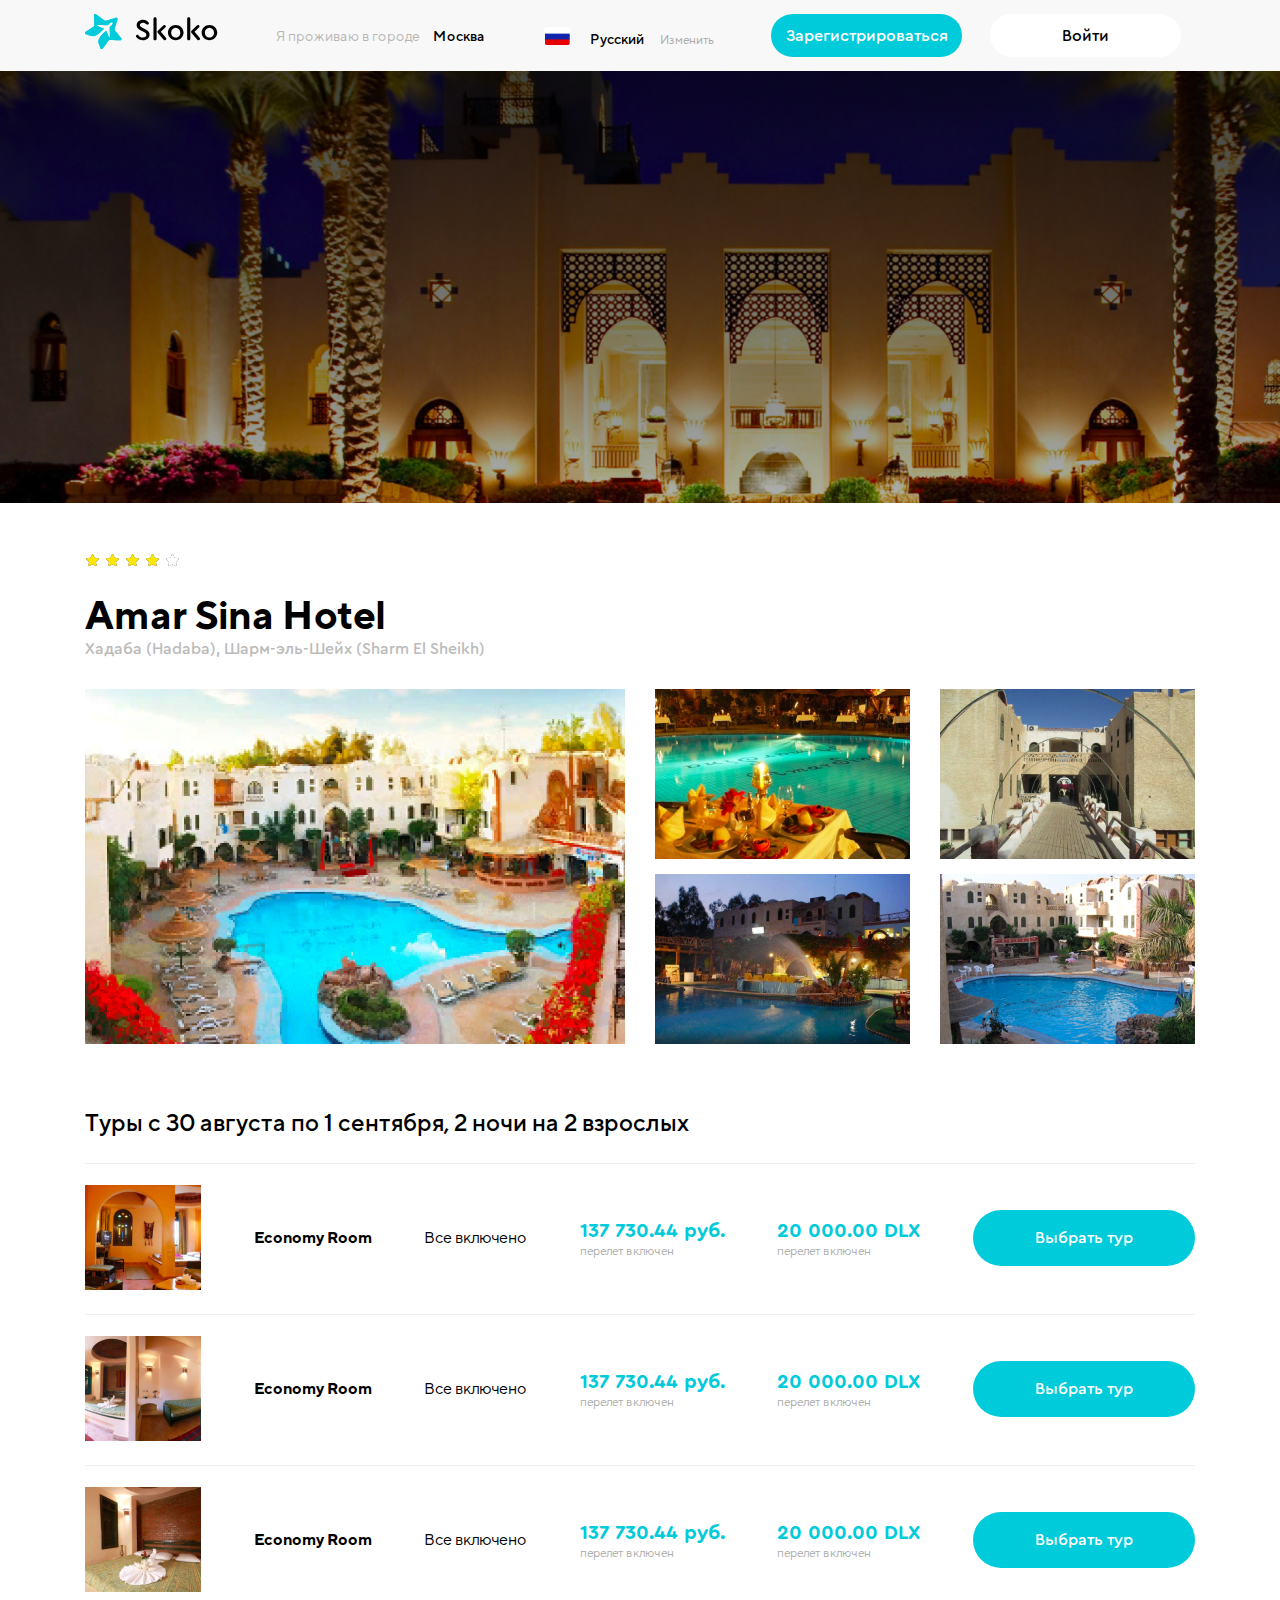
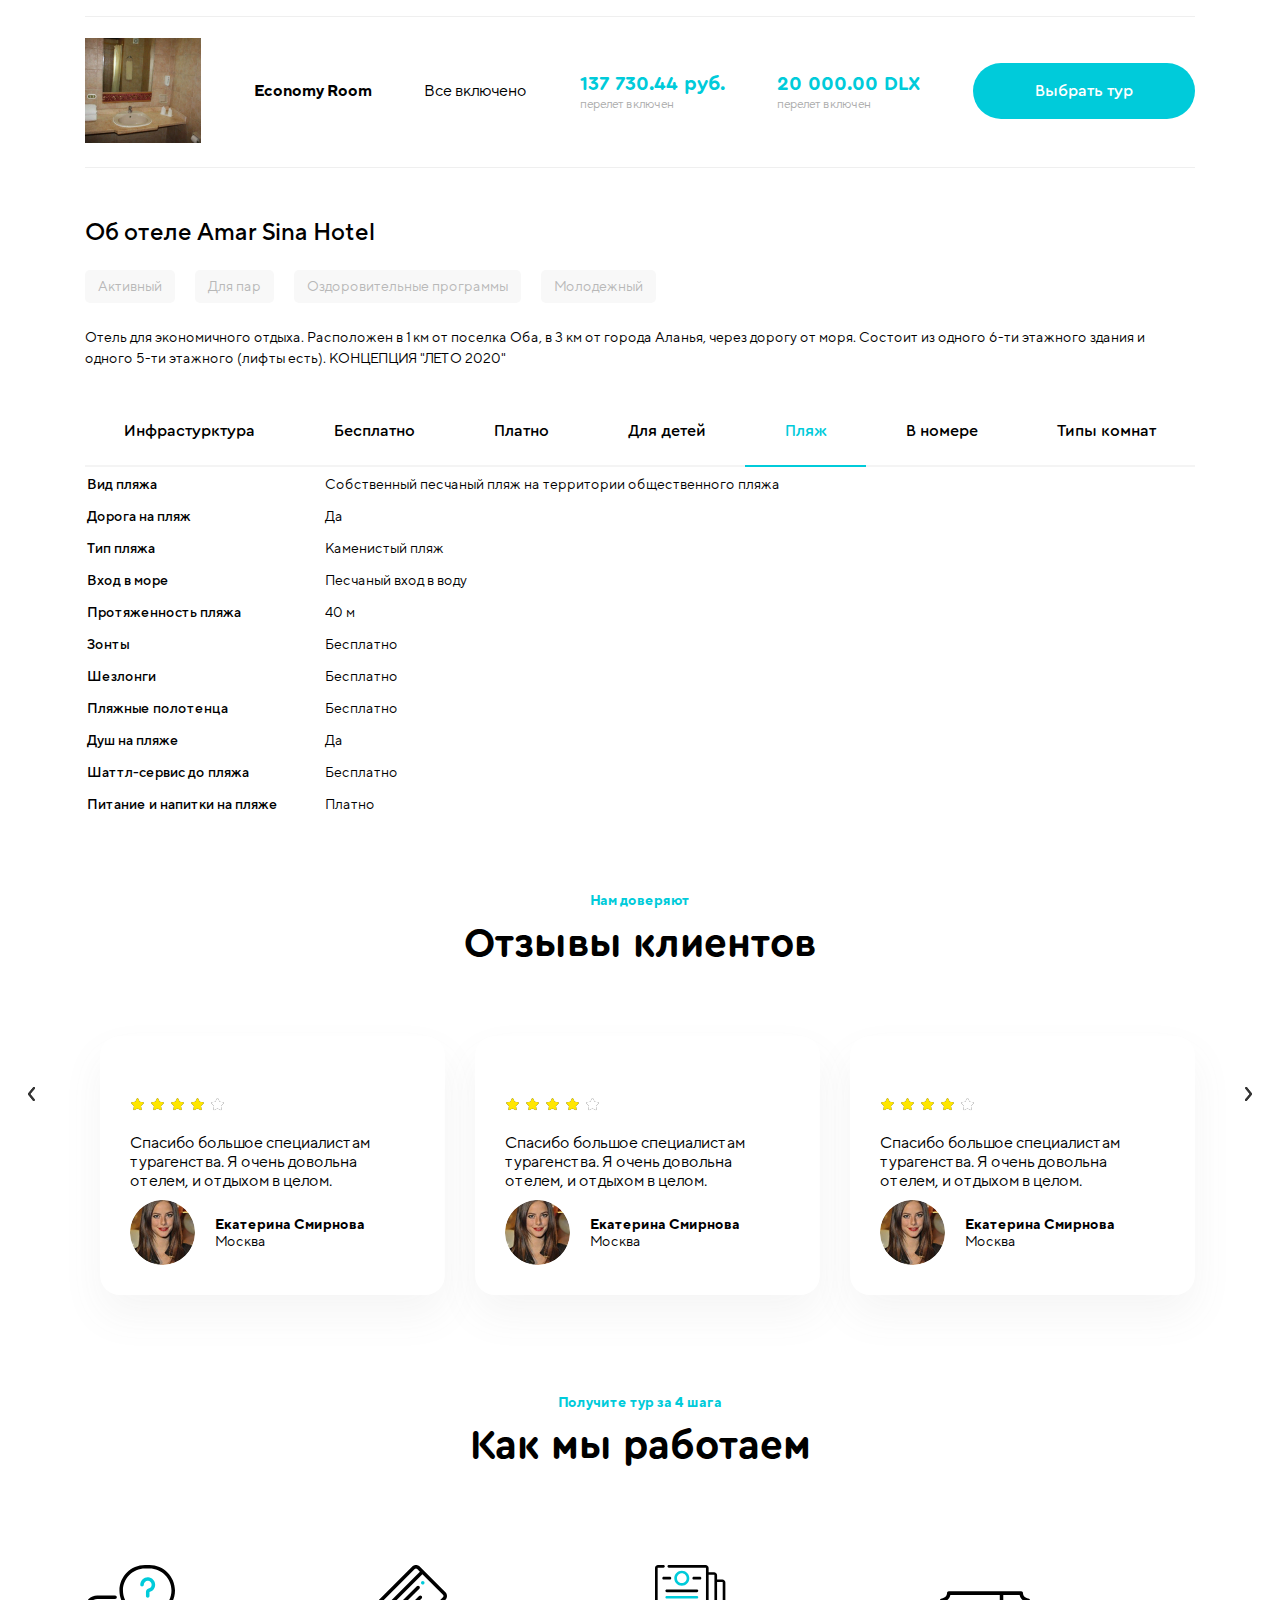
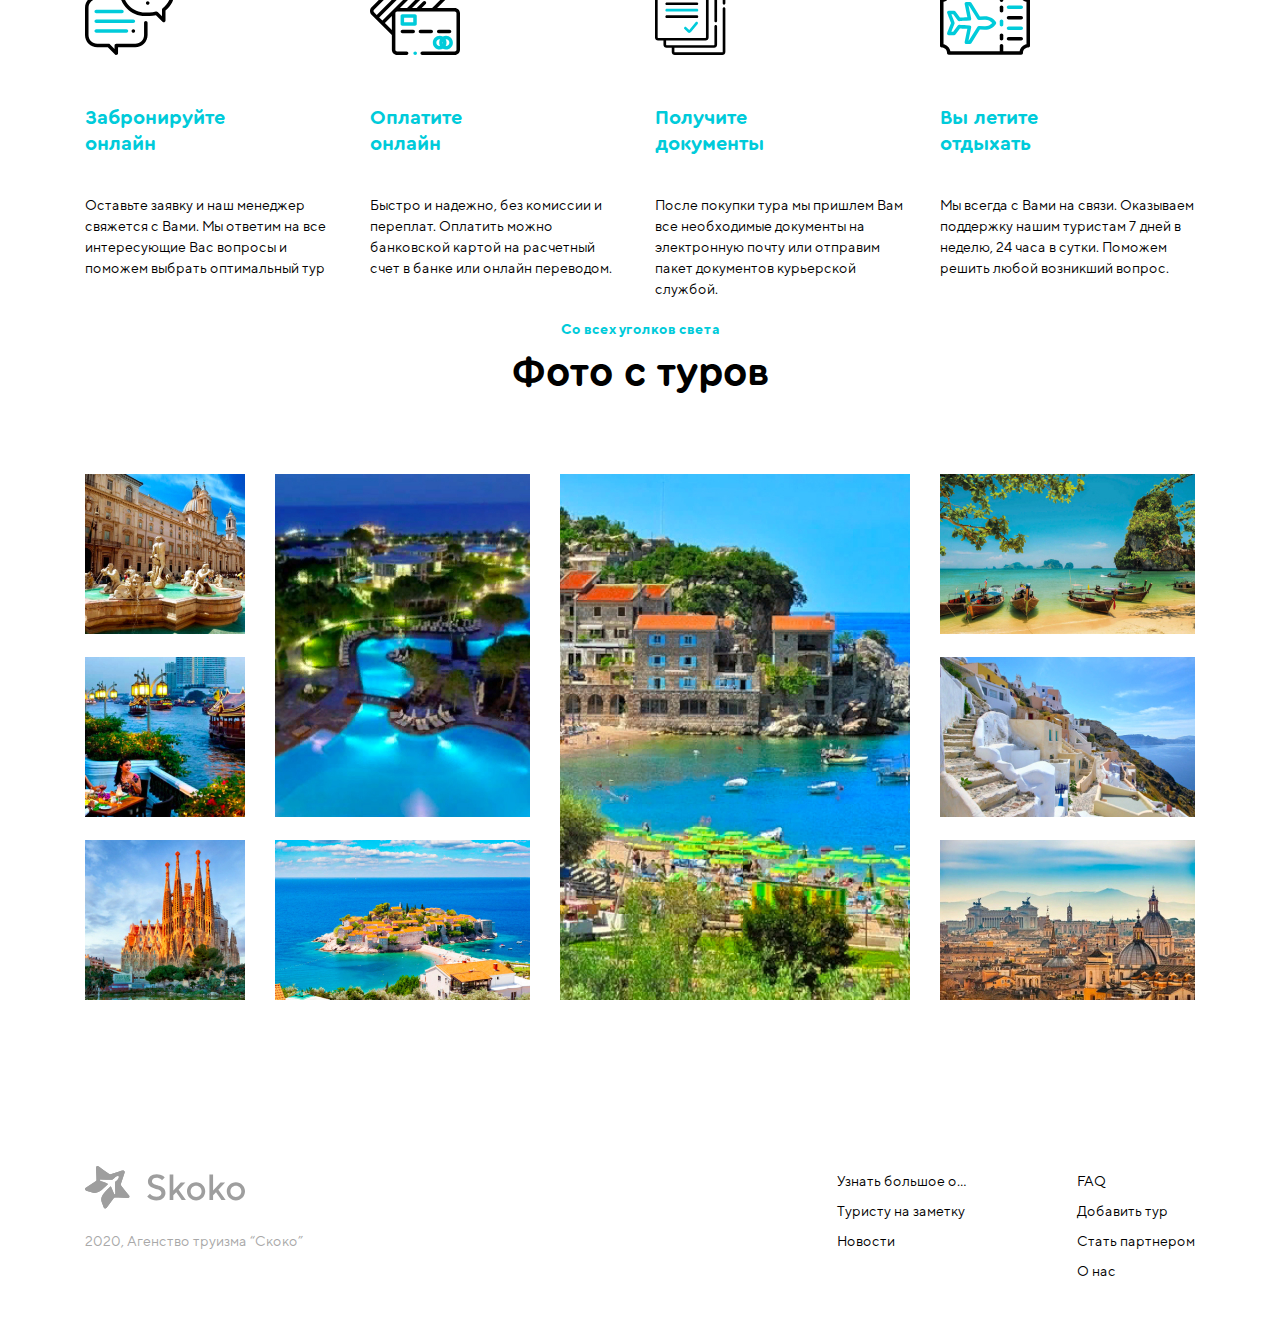
<file: choosen-hotel-tour.html>
<!DOCTYPE html>
<html lang="ru">
<head>
	<meta charset="UTF-8">
	<meta name="viewport" content="width=device-width, initial-scale=1.0">
	<title>DLX Tour</title>
	<link rel="stylesheet" href="./fonts/font-cera.css">
	<link rel="stylesheet" href="./fonts/font-TT-Norms-Pro.css">
	<link rel="stylesheet" href="./styles/choosen-hotel-tour.css">
</head>
<body>
	<header class="main-header">
		<div class="container">
			<nav class="main-nav">
				<a href="#"><img src="./images/logo.svg" alt="Логотип компании Скоко"></a>
				<div class="main-header__properties">
					<div class="main-header__city">
						<span class="main-header__prefix">Я проживаю в городе</span><span class="main-header__current-city">Москва</span>
					</div>
					<div class="main-header__language">
						<img src="./images/ru-lang.png" alt="Язык">
						<span class="main-header__current-language">Русский</span><span class="main-header__change-language">Изменить</span>
					</div>
				</div>
				<a href="#" class="btn">Зарегистрироваться</a>
				<a href="#" class="btn btn-white">Войти</a>
			</nav>
		</div>
	</header>
	<section class="caption-tour">
		<div class="container">
		</div>
	</section>
	<section class="hotel-photos">
		<div class="container">
			<div class="rate">
				<span class="rate__star rate__star--light"></span>
				<span class="rate__star rate__star--light"></span>
				<span class="rate__star rate__star--light"></span>
				<span class="rate__star rate__star--light"></span>
				<span class="rate__star"></span>
			</div>
			<h2 class="hotel-photos__title">Amar Sina Hotel</h2>
			<p class="hotel-photos__location">Хадаба (Hadaba), Шарм-эль-Шейх (Sharm El Sheikh)</p>
			<div class="hotel-photos__container">
				<img class="hotel-photos__image" src="./images/hotel-photo-1.jpg" alt="Фото отеля">
				<img class="hotel-photos__image" src="./images/hotel-photo-2.jpg" alt="Фото отеля">
				<img class="hotel-photos__image" src="./images/hotel-photo-3.jpg" alt="Фото отеля">
				<img class="hotel-photos__image" src="./images/hotel-photo-4.jpg" alt="Фото отеля">
				<img class="hotel-photos__image" src="./images/hotel-photo-5.jpg" alt="Фото отеля">
			</div>
		</div>
	</section>
	<section class="tour-shedule">
		<div class="container">
			<h3 class="tour-shedule__title">Туры с 30 августа по 1 сентября,  2 ночи  на 2 взрослых</h3>
			<div class="tour-shedule__items">
				<div class="tour-shedule__item">
					<img src="./images/tour-shedule-1.jpg" alt="Фото отеля">
					<h4 class="tour-shedule__hotel-name">Economy Room</h4>
					<p class="tour-shedule__hotel-descript">Все включено</p>
					<div class="tour-shedule__price">
						<div class="tour-shedule__hotel-price">137 730.44 руб.</div>
						<div class="tour-shedule__hotel-prop">перелет включен</div>
					</div>
					<div class="tour-shedule__price">
						<div class="tour-shedule__hotel-price">20 000.00 DLX</div>
						<div class="tour-shedule__hotel-prop">перелет включен</div>
					</div>
					<a href="#" class="btn">Выбрать тур</a>
				</div>
				<div class="tour-shedule__item">
					<img src="./images/tour-shedule-2.jpg" alt="Фото отеля">
					<h4 class="tour-shedule__hotel-name">Economy Room</h4>
					<p class="tour-shedule__hotel-descript">Все включено</p>
					<div class="tour-shedule__price">
						<div class="tour-shedule__hotel-price">137 730.44 руб.</div>
						<div class="tour-shedule__hotel-prop">перелет включен</div>
					</div>
					<div class="tour-shedule__price">
						<div class="tour-shedule__hotel-price">20 000.00 DLX</div>
						<div class="tour-shedule__hotel-prop">перелет включен</div>
					</div>
					<a href="#" class="btn">Выбрать тур</a>
				</div>
				<div class="tour-shedule__item">
					<img src="./images/tour-shedule-3.jpg" alt="Фото отеля">
					<h4 class="tour-shedule__hotel-name">Economy Room</h4>
					<p class="tour-shedule__hotel-descript">Все включено</p>
					<div class="tour-shedule__price">
						<div class="tour-shedule__hotel-price">137 730.44 руб.</div>
						<div class="tour-shedule__hotel-prop">перелет включен</div>
					</div>
					<div class="tour-shedule__price">
						<div class="tour-shedule__hotel-price">20 000.00 DLX</div>
						<div class="tour-shedule__hotel-prop">перелет включен</div>
					</div>
					<a href="#" class="btn">Выбрать тур</a>
				</div>
				<div class="tour-shedule__item">
					<img src="./images/tour-shedule-4.jpg" alt="Фото отеля">
					<h4 class="tour-shedule__hotel-name">Economy Room</h4>
					<p class="tour-shedule__hotel-descript">Все включено</p>
					<div class="tour-shedule__price">
						<div class="tour-shedule__hotel-price">137 730.44 руб.</div>
						<div class="tour-shedule__hotel-prop">перелет включен</div>
					</div>
					<div class="tour-shedule__price">
						<div class="tour-shedule__hotel-price">20 000.00 DLX</div>
						<div class="tour-shedule__hotel-prop">перелет включен</div>
					</div>
					<a href="#" class="btn">Выбрать тур</a>
				</div>
			</div>
		</div>
	</section>
	<section class="about-hotel">
		<div class="container">
			<h3 class="about-hotel__title">Об отеле Amar Sina Hotel</h3>
			<div class="about-hotel__tags">
				<span class="about-hotel__tag">Активный</span>
				<span class="about-hotel__tag">Для пар</span>
				<span class="about-hotel__tag">Оздоровительные программы</span>
				<span class="about-hotel__tag">Молодежный</span>
			</div>
			<p class="about-hotel__description">Отель для экономичного отдыха. Расположен в 1 км от поселка Оба, в 3 км от города Аланья, через дорогу от моря. Состоит из одного 6-ти этажного здания и одного 5-ти этажного (лифты есть). КОНЦЕПЦИЯ "ЛЕТО 2020"</p>
			<article class="tab-container">
				<div class="tabs">
					<div class="tab">Инфрастурктура</div>
					<div class="tab">Бесплатно</div>
					<div class="tab">Платно</div>
					<div class="tab">Для детей</div>
					<div class="tab active">Пляж</div>
					<div class="tab">В номере</div>
					<div class="tab">Типы комнат</div>
				</div>
				<div class="tab-current">
					<table class="hotel-beach">
						<tr>
							<td class="hotel-beach__feature">Вид пляжа</td>
							<td class="hotel-beach__value">Собственный песчаный пляж на территории общественного пляжа</td>
						</tr>
						<tr>
							<td class="hotel-beach__feature">Дорога на пляж</td>
							<td class="hotel-beach__value">Да</td>
						</tr>
						<tr>
							<td class="hotel-beach__feature">Тип пляжа</td>
							<td class="hotel-beach__value">Каменистый пляж</td>
						</tr>
						<tr>
							<td class="hotel-beach__feature">Вход в море</td>
							<td class="hotel-beach__value">Песчаный вход в воду</td>
						</tr>
						<tr>
							<td class="hotel-beach__feature">Протяженность пляжа</td>
							<td class="hotel-beach__value">40 м</td>
						</tr>
						<tr>
							<td class="hotel-beach__feature">Зонты</td>
							<td class="hotel-beach__value">Бесплатно</td>
						</tr>
						<tr>
							<td class="hotel-beach__feature">Шезлонги</td>
							<td class="hotel-beach__value">Бесплатно</td>
						</tr>
						<tr>
							<td class="hotel-beach__feature">Пляжные полотенца</td>
							<td class="hotel-beach__value">Бесплатно</td>
						</tr>
						<tr>
							<td class="hotel-beach__feature">Душ на пляже</td>
							<td class="hotel-beach__value">Да</td>
						</tr>
						<tr>
							<td class="hotel-beach__feature">Шаттл-сервис до пляжа</td>
							<td class="hotel-beach__value">Бесплатно</td>
						</tr>
						<tr>
							<td class="hotel-beach__feature">Питание и напитки на пляже</td>
							<td class="hotel-beach__value">Платно</td>
						</tr>
					</table>
				</div>
			</article>
		</div>
	</section>
	<section class="reviews">
		<div class="container">
			<p class="section-pre-title">Нам доверяют</p>
			<h2 class="section-title">Отзывы клиентов</h2>
			<div class="reviews__container">
				<button class="reviews__button reviews__button-prev"></button>
				<button class="reviews__button reviews__button-next"></button>
				<div class="reviews__item">
					<div class="rate">
						<span class="rate__star rate__star--light"></span>
						<span class="rate__star rate__star--light"></span>
						<span class="rate__star rate__star--light"></span>
						<span class="rate__star rate__star--light"></span>
						<span class="rate__star"></span>
					</div>
					<p class="reviews__descr">Спасибо большое специалистам турагенства. Я очень довольна отелем, и отдыхом в целом.</p>
					<div class="reviews__user">
						<img src="./images/user-pic.png" alt="Фото пользователя">
						<div class="reviews__user-info">
							<div class="reviews__user-name">Екатерина Смирнова</div>
							<div class="reviews__user-city">Москва</div>
						</div>
					</div>
				</div>
				<div class="reviews__item">
					<div class="rate">
						<span class="rate__star rate__star--light"></span>
						<span class="rate__star rate__star--light"></span>
						<span class="rate__star rate__star--light"></span>
						<span class="rate__star rate__star--light"></span>
						<span class="rate__star"></span>
					</div>
					<p class="reviews__descr">Спасибо большое специалистам турагенства. Я очень довольна отелем, и отдыхом в целом.</p>
					<div class="reviews__user">
						<img src="./images/user-pic.png" alt="Фото пользователя">
						<div class="reviews__user-info">
							<div class="reviews__user-name">Екатерина Смирнова</div>
							<div class="reviews__user-city">Москва</div>
						</div>
					</div>
				</div>
				<div class="reviews__item">
					<div class="rate">
						<span class="rate__star rate__star--light"></span>
						<span class="rate__star rate__star--light"></span>
						<span class="rate__star rate__star--light"></span>
						<span class="rate__star rate__star--light"></span>
						<span class="rate__star"></span>
					</div>
					<p class="reviews__descr">Спасибо большое специалистам турагенства. Я очень довольна отелем, и отдыхом в целом.</p>
					<div class="reviews__user">
						<img src="./images/user-pic.png" alt="Фото пользователя">
						<div class="reviews__user-info">
							<div class="reviews__user-name">Екатерина Смирнова</div>
							<div class="reviews__user-city">Москва</div>
						</div>
					</div>
				</div>
			</div>
		</div>
	</section>
	<section class="work">
		<div class="container">
			<p class="section-pre-title">Получите тур за 4 шага</p>
			<h2 class="section-title">Как мы работаем</h2>
			<div class="work__list">
				<div class="work__itm">
					<img src="./images/work-1.svg" alt="">
					<h3 class="work__title">Забронируйте онлайн</h3>
					<p class="work__description">Оставьте заявку и наш менеджер свяжется с Вами. Мы ответим на все интересующие Вас вопросы и поможем выбрать оптимальный тур</p>
				</div>
				<div class="work__itm">
					<img src="./images/work-2.svg" alt="">
					<h3 class="work__title">Оплатите онлайн</h3>
					<p class="work__description">Быстро и надежно, без комиссии и переплат. Оплатить можно банковской картой на расчетный счет в банке или онлайн переводом.</p>
				</div>
				<div class="work__itm">
					<img src="./images/work-3.svg" alt="">
					<h3 class="work__title">Получите документы</h3>
					<p class="work__description">После покупки тура мы пришлем Вам все необходимые документы на электронную почту или отправим пакет документов курьерской службой.</p>
				</div>
				<div class="work__itm">
					<img src="./images/work-4.svg" alt="">
					<h3 class="work__title">Вы летите отдыхать</h3>
					<p class="work__description">Мы всегда с Вами на связи. Оказываем поддержку нашим туристам 7 дней в неделю, 24 часа в сутки. Поможем решить любой возникший вопрос.</p>
				</div>
			</div>
		</div>
	</section>
	<section class="tour-photos">
		<div class="container">
			<p class="section-pre-title">Со всех уголков света</p>
			<h2 class="section-title">Фото с туров</h2>
			<div class="tour-photos__container">
				<img src="./images/tour-photo-1.jpg" alt="Фото с тура" class="tour-photos__image">
				<img src="./images/tour-photo-2.jpg" alt="Фото с тура" class="tour-photos__image">
				<img src="./images/tour-photo-3.jpg" alt="Фото с тура" class="tour-photos__image">
				<img src="./images/tour-photo-4.jpg" alt="Фото с тура" class="tour-photos__image">
				<img src="./images/tour-photo-5.jpg" alt="Фото с тура" class="tour-photos__image">
				<img src="./images/tour-photo-6.jpg" alt="Фото с тура" class="tour-photos__image">
				<img src="./images/tour-photo-7.jpg" alt="Фото с тура" class="tour-photos__image">
				<img src="./images/tour-photo-8.jpg" alt="Фото с тура" class="tour-photos__image">
				<img src="./images/tour-photo-9.jpg" alt="Фото с тура" class="tour-photos__image">
			</div>
		</div>
	</section>
	<footer class="main-footer">
		<div class="container">
			<div class="main-footer__info-company">
				<img src="./images/logo-gray.svg" alt="Логотип компании" width="160px">
				<p class="main-footer__copyright">2020, Агенство труизма “Скоко”</p>
			</div>
			<div class="main-footer__menu">
				<ul class="main-footer__list">
					<li class="main-footer__link"><a href="#">Узнать большое о...</a></li>
					<li class="main-footer__link"><a href="#">Туристу на заметку</a></li>
					<li class="main-footer__link"><a href="#">Новости</a></li>
				</ul>
				<ul class="main-footer__list">
					<li class="main-footer__link"><a href="#">FAQ</a></li>
					<li class="main-footer__link"><a href="#">Добавить тур</a></li>
					<li class="main-footer__link"><a href="#">Стать партнером</a></li>
					<li class="main-footer__link"><a href="#">О нас</a></li>
				</ul>
			</div>
		</div>
	</footer>
</body>
</html>
</file>
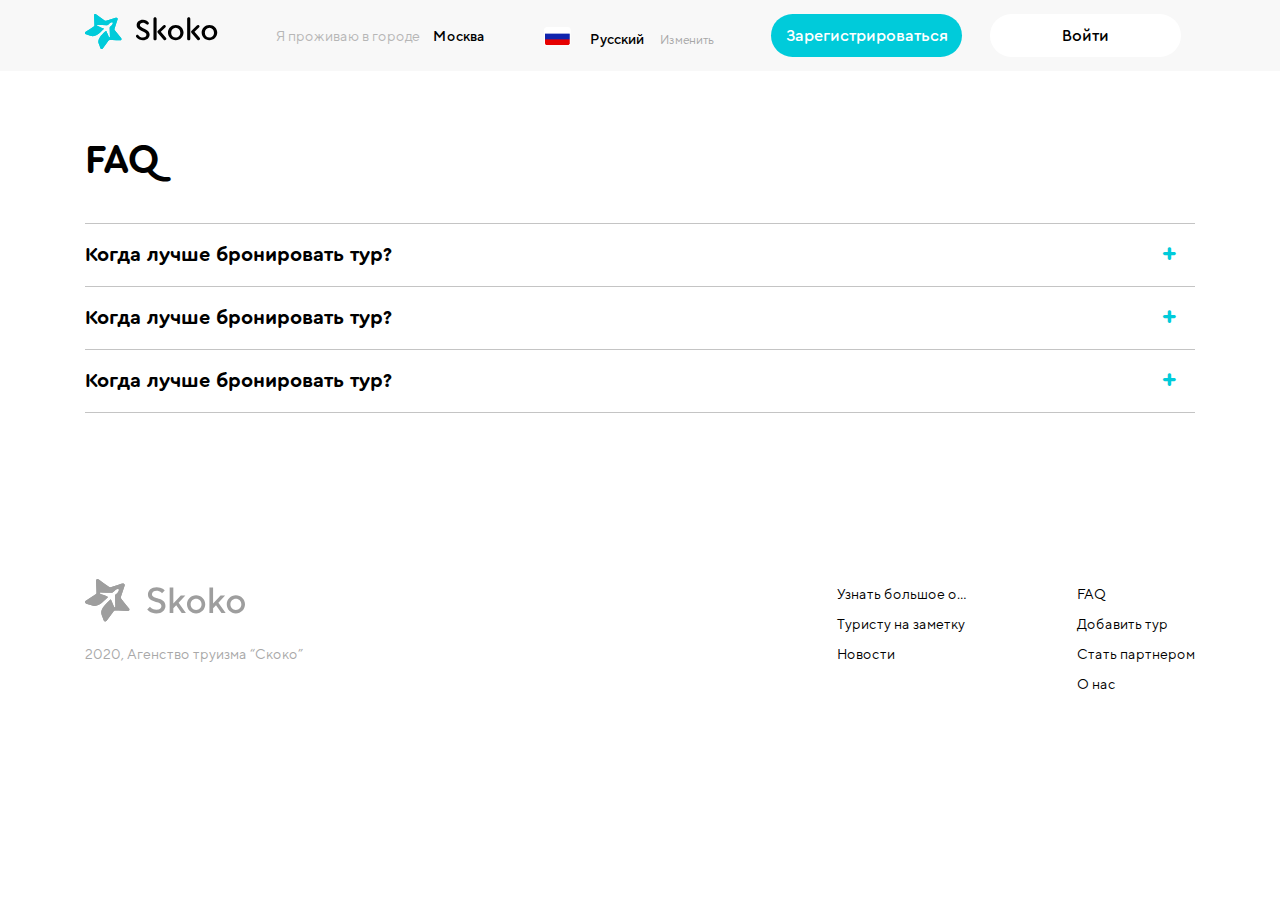
<file: FAQ.html>
<!DOCTYPE html>
<html lang="ru">
<head>
	<meta charset="UTF-8">
	<meta name="viewport" content="width=device-width, initial-scale=1.0">
	<title>DLX Tour</title>
	<link rel="stylesheet" href="./fonts/font-cera.css">
	<link rel="stylesheet" href="./fonts/font-TT-Norms-Pro.css">
	<link rel="stylesheet" href="./styles/faq.css">
</head>
<body>
	<header class="main-header">
		<div class="container">
			<nav class="main-nav">
				<a href="#"><img src="./images/logo.svg" alt="Логотип компании Скоко"></a>
				<div class="main-header__properties">
					<div class="main-header__city">
						<span class="main-header__prefix">Я проживаю в городе</span><span class="main-header__current-city">Москва</span>
					</div>
					<div class="main-header__language">
						<img src="./images/ru-lang.png" alt="Язык">
						<span class="main-header__current-language">Русский</span><span class="main-header__change-language">Изменить</span>
					</div>
				</div>
				<a href="#" class="btn">Зарегистрироваться</a>
				<a href="#" class="btn btn-white">Войти</a>
			</nav>
		</div>
	</header>
	<section class="faq">
		<div class="container">
			<h1 class="faq__title">FAQ</h1>
			<div class="accordion">
				<input type="radio" id="accord-1" name="faq">
				<label class="accordion-preview" for="accord-1">Когда лучше бронировать тур?
				<div class="accordion-content">
					<p class="accordion-content__paragraph">Акции раннего бронирования – это сезонные предложения туроператоров. Это когда те же самые туры, которые можно купить летом, есть смысл купить заранее, но зато по более выгодной цене.</p>

					<p class="accordion-content__paragraph">Оптимально бронировать тур за 3 месяца до вылета. Так как есть еще места на рейсах, множество вариантов отелей по выгодной стоимости.</p>

					<p class="accordion-content__paragraph">Скидки на раннее бронирование – туроператоры предоставляют на любые направления по раннему бронированию за 3 месяца до начала путешествия.</p>

					<p class="accordion-content__paragraph">Наши сограждане все чаще выбирают раннее бронирование туров, учитывая массу преимуществ данной услуги. В этом нет ничего удивительного, ведь провести отпуск по тщательно предусмотренной программе, причем на выгодных условиях – мечта любого россиянина. Раннее бронирование туров позволяет отдохнуть по сниженной стоимости даже в отелях высокой звездной категории, тогда как с открытием сезона за такое размещение придется заплатить гораздо больше предлагает всем желающим раннее бронирование туров, что дает возможность четко распланировать предстоящие траты на отпуск, получить значительные скидки на поездки в горящий сезон и стать счастливым обладателем путевки по цене на 30 % ниже стандартных вариантов.</p>
				</div></label>
				<input type="radio" id="accord-2" name="faq">
				<label class="accordion-preview" for="accord-2">Когда лучше бронировать тур?
				<div class="accordion-content">
					<p class="accordion-content__paragraph">Акции раннего бронирования – это сезонные предложения туроператоров. Это когда те же самые туры, которые можно купить летом, есть смысл купить заранее, но зато по более выгодной цене.</p>

					<p class="accordion-content__paragraph">Оптимально бронировать тур за 3 месяца до вылета. Так как есть еще места на рейсах, множество вариантов отелей по выгодной стоимости.</p>

					<p class="accordion-content__paragraph">Скидки на раннее бронирование – туроператоры предоставляют на любые направления по раннему бронированию за 3 месяца до начала путешествия.</p>

					<p class="accordion-content__paragraph">Наши сограждане все чаще выбирают раннее бронирование туров, учитывая массу преимуществ данной услуги. В этом нет ничего удивительного, ведь провести отпуск по тщательно предусмотренной программе, причем на выгодных условиях – мечта любого россиянина. Раннее бронирование туров позволяет отдохнуть по сниженной стоимости даже в отелях высокой звездной категории, тогда как с открытием сезона за такое размещение придется заплатить гораздо больше предлагает всем желающим раннее бронирование туров, что дает возможность четко распланировать предстоящие траты на отпуск, получить значительные скидки на поездки в горящий сезон и стать счастливым обладателем путевки по цене на 30 % ниже стандартных вариантов.</p>
				</div></label>
				<input type="radio" id="accord-3" name="faq">
				<label class="accordion-preview" for="accord-3">Когда лучше бронировать тур?
				<div class="accordion-content">
					<p class="accordion-content__paragraph">Акции раннего бронирования – это сезонные предложения туроператоров. Это когда те же самые туры, которые можно купить летом, есть смысл купить заранее, но зато по более выгодной цене.</p>

					<p class="accordion-content__paragraph">Оптимально бронировать тур за 3 месяца до вылета. Так как есть еще места на рейсах, множество вариантов отелей по выгодной стоимости.</p>

					<p class="accordion-content__paragraph">Скидки на раннее бронирование – туроператоры предоставляют на любые направления по раннему бронированию за 3 месяца до начала путешествия.</p>

					<p class="accordion-content__paragraph">Наши сограждане все чаще выбирают раннее бронирование туров, учитывая массу преимуществ данной услуги. В этом нет ничего удивительного, ведь провести отпуск по тщательно предусмотренной программе, причем на выгодных условиях – мечта любого россиянина. Раннее бронирование туров позволяет отдохнуть по сниженной стоимости даже в отелях высокой звездной категории, тогда как с открытием сезона за такое размещение придется заплатить гораздо больше предлагает всем желающим раннее бронирование туров, что дает возможность четко распланировать предстоящие траты на отпуск, получить значительные скидки на поездки в горящий сезон и стать счастливым обладателем путевки по цене на 30 % ниже стандартных вариантов.</p>
				</div></label>
				
			</div>
		</div>
	</section>	
	<footer class="main-footer">
		<div class="container">
			<div class="main-footer__info-company">
				<img src="./images/logo-gray.svg" alt="Логотип компании" width="160px">
				<p class="main-footer__copyright">2020, Агенство труизма “Скоко”</p>
			</div>
			<div class="main-footer__menu">
				<ul class="main-footer__list">
					<li class="main-footer__link"><a href="#">Узнать большое о...</a></li>
					<li class="main-footer__link"><a href="#">Туристу на заметку</a></li>
					<li class="main-footer__link"><a href="#">Новости</a></li>
				</ul>
				<ul class="main-footer__list">
					<li class="main-footer__link"><a href="#">FAQ</a></li>
					<li class="main-footer__link"><a href="#">Добавить тур</a></li>
					<li class="main-footer__link"><a href="#">Стать партнером</a></li>
					<li class="main-footer__link"><a href="#">О нас</a></li>
				</ul>
			</div>
		</div>
	</footer>
</body>
</html>
</file>
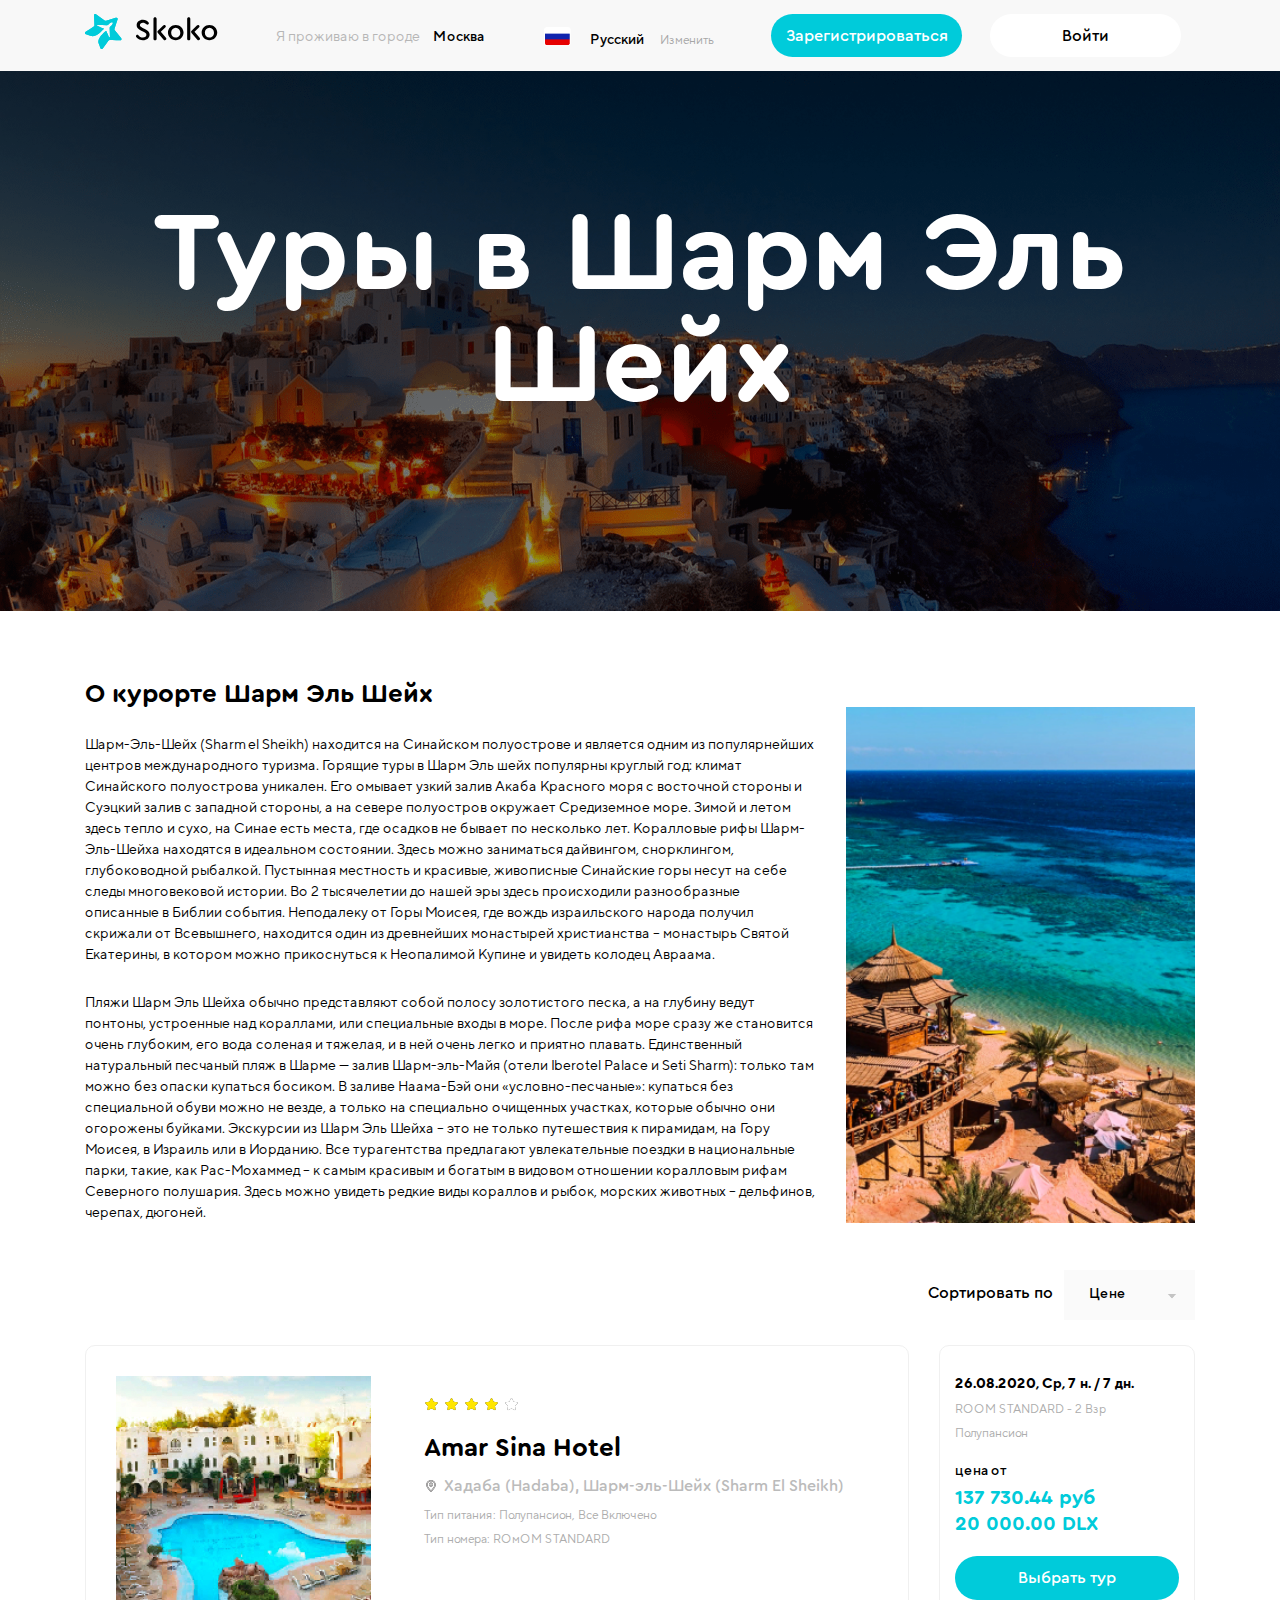
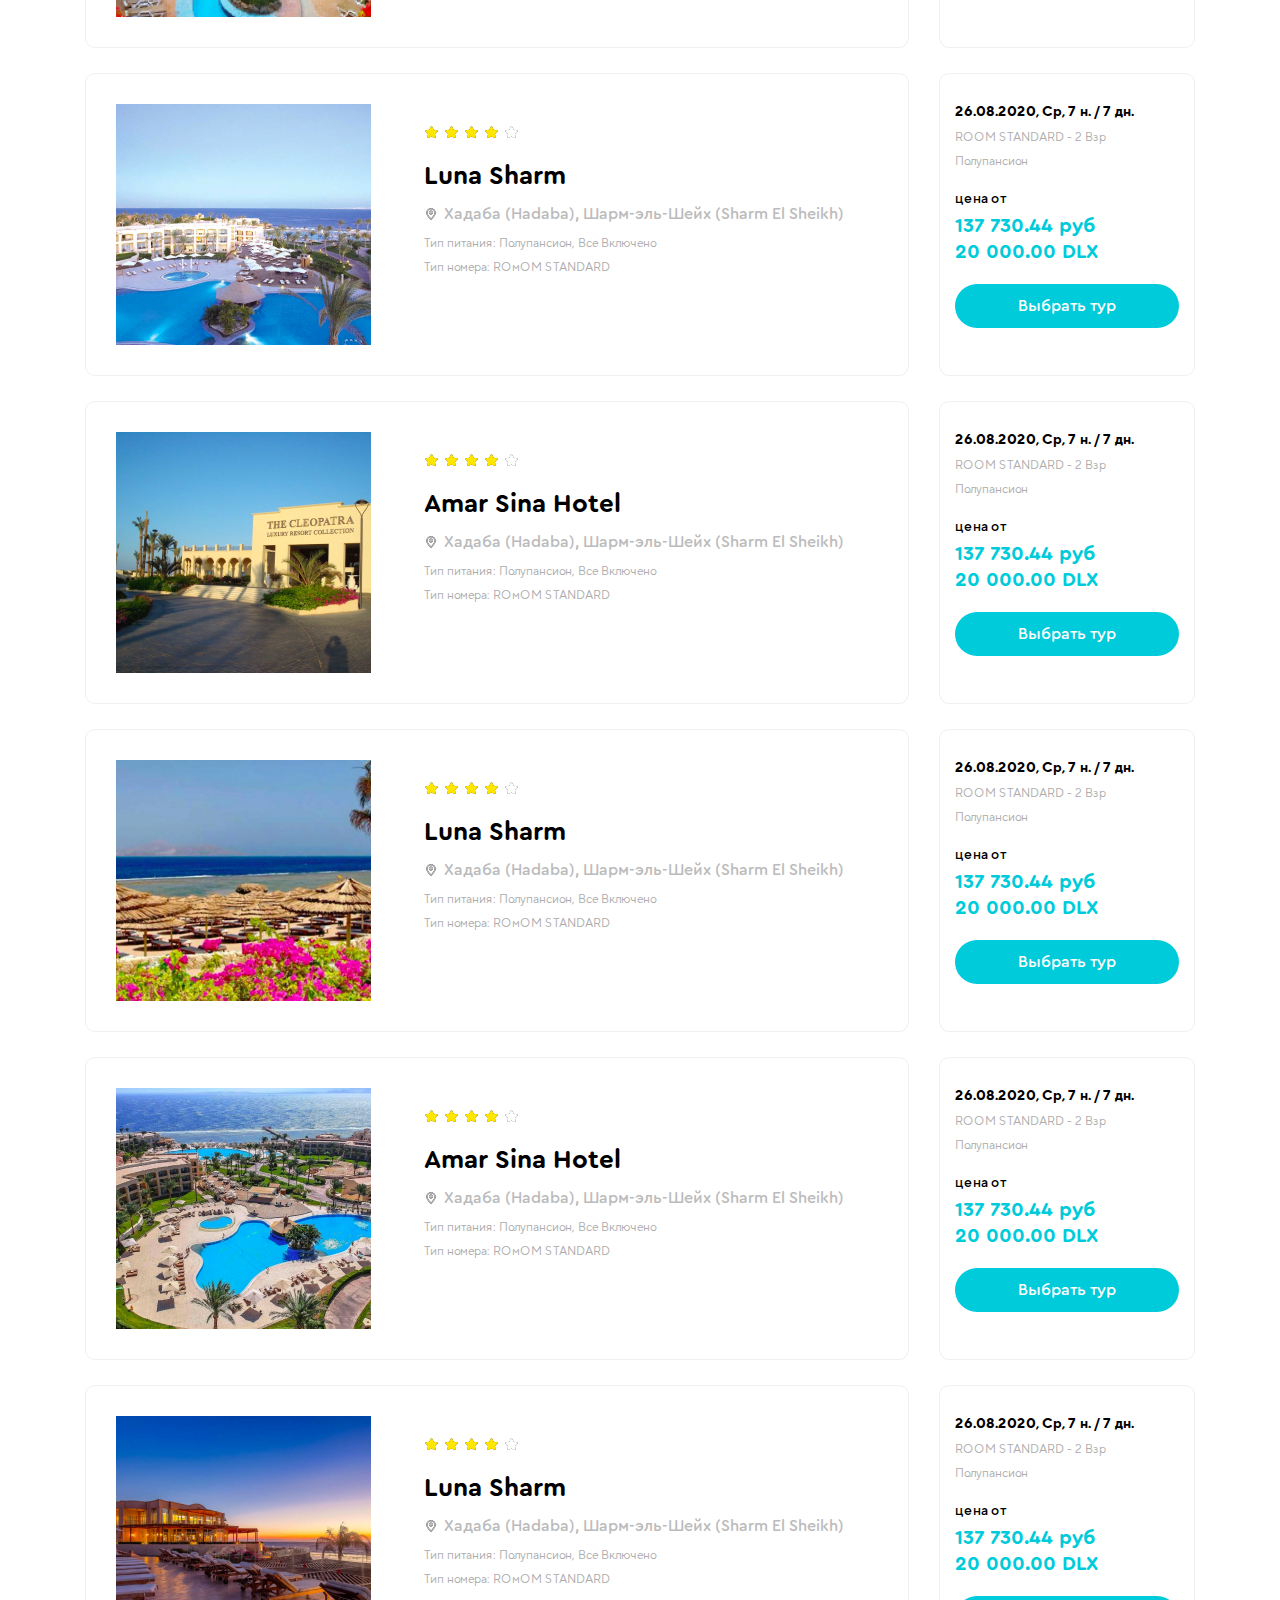
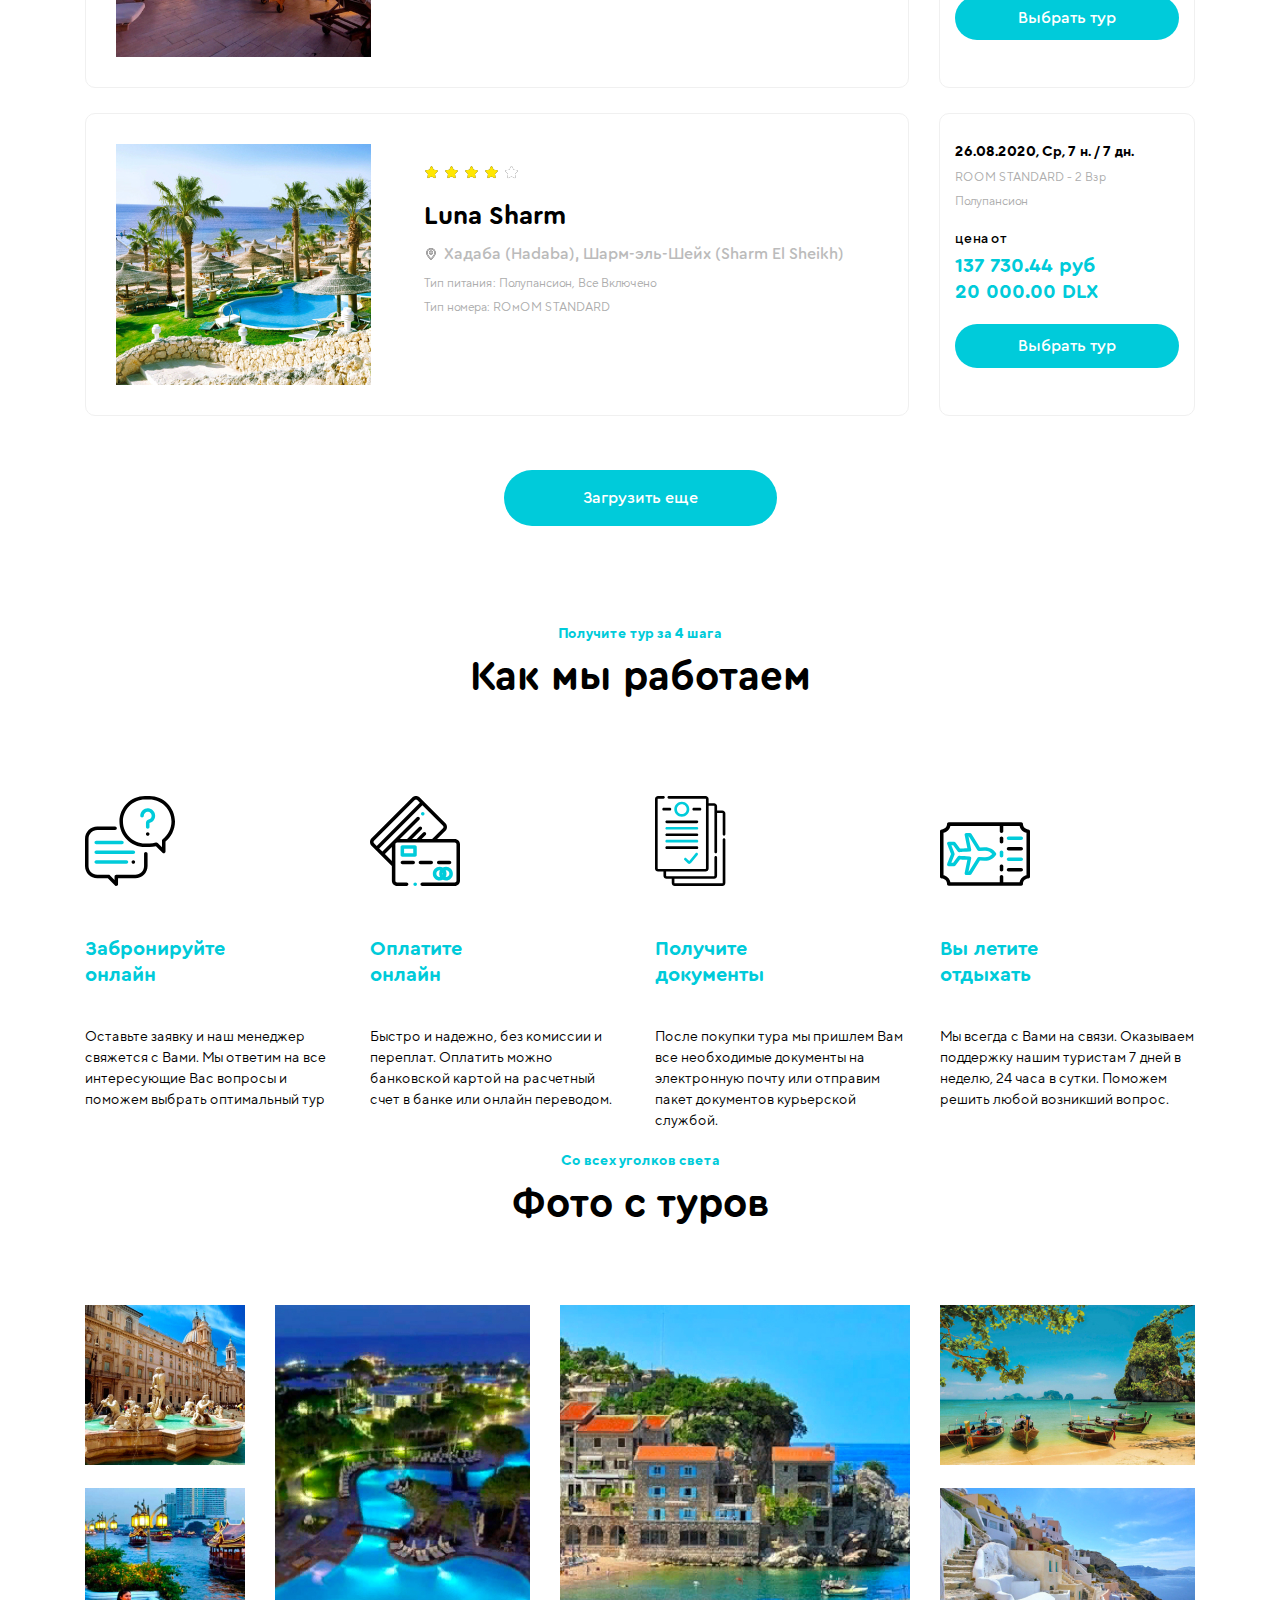
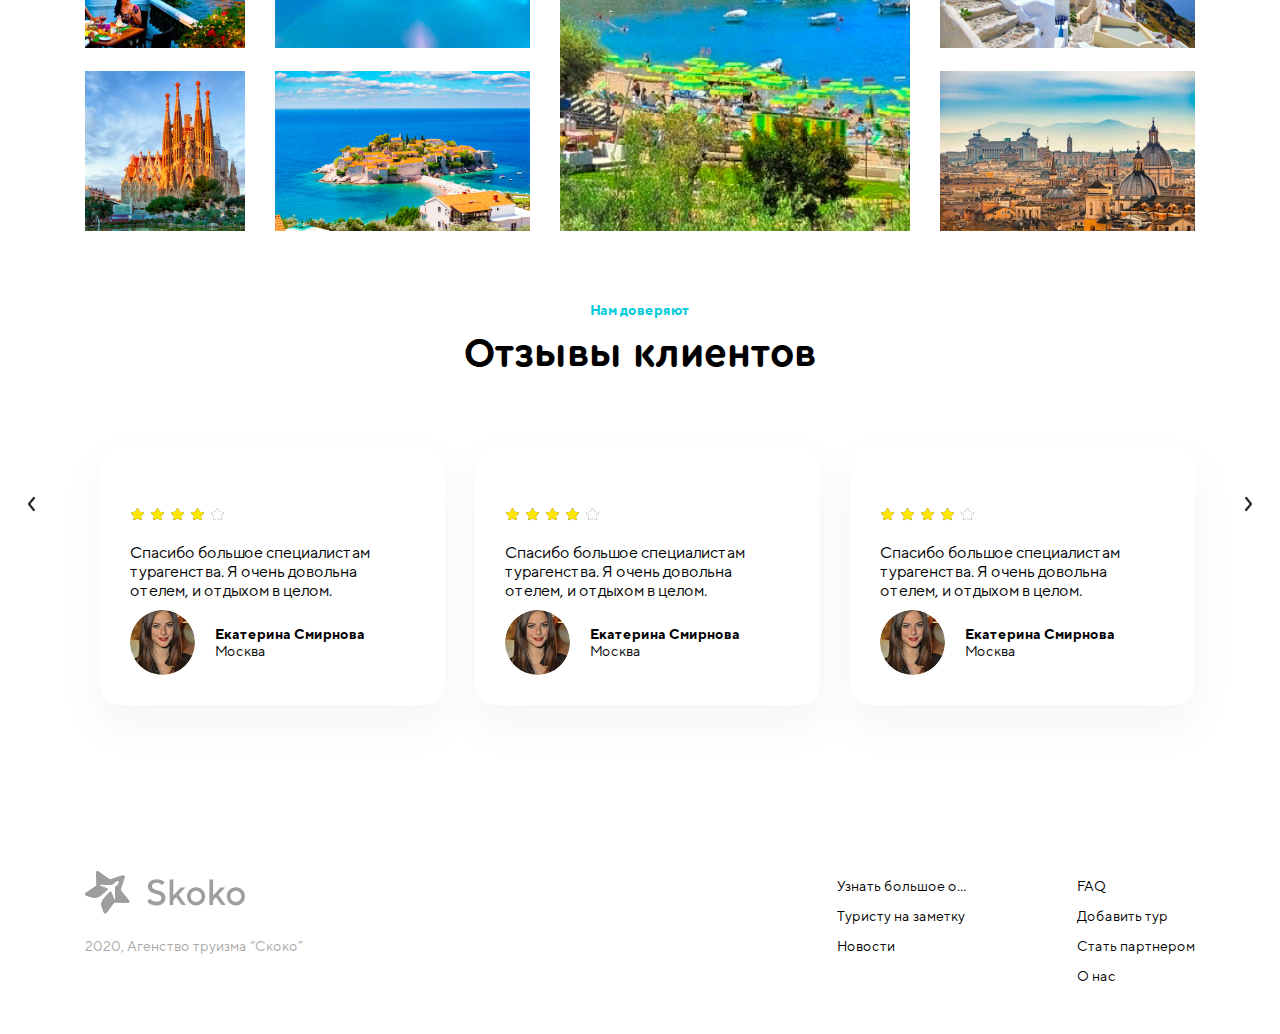
<file: hotel-tour.html>
<!DOCTYPE html>
<html lang="ru">
<head>
	<meta charset="UTF-8">
	<meta name="viewport" content="width=device-width, initial-scale=1.0">
	<title>DLX Tour</title>
	<link rel="stylesheet" href="./fonts/font-cera.css">
	<link rel="stylesheet" href="./fonts/font-TT-Norms-Pro.css">
	<link rel="stylesheet" href="./styles/hotel-tour.css">
</head>
<body>
	<header class="main-header">
		<div class="container">
			<nav class="main-nav">
				<a href="#"><img src="./images/logo.svg" alt="Логотип компании Скоко"></a>
				<div class="main-header__properties">
					<div class="main-header__city">
						<span class="main-header__prefix">Я проживаю в городе</span><span class="main-header__current-city">Москва</span>
					</div>
					<div class="main-header__language">
						<img src="./images/ru-lang.png" alt="Язык">
						<span class="main-header__current-language">Русский</span><span class="main-header__change-language">Изменить</span>
					</div>
				</div>
				<a href="#" class="btn">Зарегистрироваться</a>
				<a href="#" class="btn btn-white">Войти</a>
			</nav>
		</div>
	</header>
	<section class="caption-tour">
		<div class="container">
			<h1 class="caption-tour-title">Туры в Шарм Эль Шейх</h1>
		</div>
	</section>
	<section class="about-tour">
		<div class="container">
			<h2 class="about-tour__title">О курорте Шарм Эль Шейх</h2>
			<div class="about-tour__content">
				<div class="about-tour__definition">
					<p class="about-tour__paragraph">Шарм-Эль-Шейх (Sharm el Sheikh) находится на Синайском полуострове и является одним из популярнейших центров международного туризма. Горящие туры в Шарм Эль шейх популярны круглый год: климат Синайского полуострова уникален. Его омывает узкий залив Акаба Красного моря с восточной стороны и Суэцкий залив с западной стороны, а на севере полуостров окружает Средиземное море. Зимой и летом здесь тепло и сухо, на Синае есть места, где осадков не бывает по несколько лет. Коралловые рифы Шарм-Эль-Шейха находятся в идеальном состоянии. Здесь можно заниматься дайвингом, снорклингом, глубоководной рыбалкой. Пустынная местность и красивые, живописные Синайские горы несут на себе следы многовековой истории. Во 2 тысячелетии до нашей эры здесь происходили разнообразные описанные в Библии события. Неподалеку от Горы Моисея, где вождь израильского народа получил скрижали от Всевышнего, находится один из древнейших монастырей христианства – монастырь Святой Екатерины, в котором можно прикоснуться к Неопалимой Купине и увидеть колодец Авраама.</p>
					<p class="about-tour__paragraph">Пляжи Шарм Эль Шейха обычно представляют собой полосу золотистого песка, а на глубину ведут понтоны, устроенные над кораллами, или специальные входы в море. После рифа море сразу же становится очень глубоким, его вода соленая и тяжелая, и в ней очень легко и приятно плавать. Единственный натуральный песчаный пляж в Шарме — залив Шарм-эль-Майя (отели Iberotel Palace и Seti Sharm): только там можно без опаски купаться босиком. В заливе Наама-Бэй они «условно-песчаные»: купаться без специальной обуви можно не везде, а только на специально очищенных участках, которые обычно они огорожены буйками. Экскурсии из Шарм Эль Шейха – это не только путешествия к пирамидам, на Гору Моисея, в Израиль или в Иорданию. Все турагентства предлагают увлекательные поездки в национальные парки, такие, как Рас-Мохаммед – к самым красивым и богатым в видовом отношении коралловым рифам Северного полушария. Здесь можно увидеть редкие виды кораллов и рыбок, морских животных – дельфинов, черепах, дюгоней.</p>
				</div>
				<img src="./images/about-tour-1.jpg" alt="Изображение тура" class="about-tour__image">
			</div>
		</div>
	</section>
	<section class="choose-tour-list">
		<div class="container">
			<div class="choose-tour-list__sort-container">
				<span class="choose-tour-list__sort-span">Сортировать по</span>
				<div class="select-container">
					<select name="sort" id="sort">
						<option value="cost">Цене</option>
						<option value="date">Дате</option>
						<option value="rate">Оценке</option>
						<option value="relevant">Релевантности</option>
					</select>
				</div>
			</div>
			<div class="choose-tour-list__items">
				<div class="choose-tour-list__item">
					<div class="choose-tour-list__info-cont">
						<img src="./images/tour-list-item-1.jpg" alt="" class="choose-tour-list__image">
						<div class="choose-tour-list__info">
							<div class="rate">
								<span class="rate__star rate__star--light"></span>
								<span class="rate__star rate__star--light"></span>
								<span class="rate__star rate__star--light"></span>
								<span class="rate__star rate__star--light"></span>
								<span class="rate__star"></span>
							</div>
							<h3 class="choose-tour-list__title">Amar Sina Hotel</h3>
							<p class="choose-tour-list__location">Хадаба (Hadaba), Шарм-эль-Шейх (Sharm El Sheikh)</p>
							<p class="choose-tour-list__type choose-tour-list__type--first">Тип питания: Полупансион, Все Включено</p>
							<p class="choose-tour-list__type">Тип номера: ROмOM STANDARD</p>
						</div>
					</div>
					<div class="choose-tour-list__price-cont">
						<time class="choose-tour-list__time" datetime="2020-08-26">26.08.2020, Ср, 7 н. / 7 дн.</time>
						<p class="choose-tour-list__room">ROOM STANDARD - 2 Взр</p>
						<p class="choose-tour-list__type">Полупансион</p>
						<p class="choose-tour-list__price-from">цена от</p>
						<p class="choose-tour-list__price-rubbles">137 730.44 руб </p>
						<p class="choose-tour-list__price-DLX">20 000.00 DLX</p>
						<a href="#" class="btn choose-tour-list__btn">Выбрать тур</a>
					</div>
				</div>
				<div class="choose-tour-list__item">
					<div class="choose-tour-list__info-cont">
						<img src="./images/tour-list-item-2.jpg" alt="" class="choose-tour-list__image">
						<div class="choose-tour-list__info">
							<div class="rate">
								<span class="rate__star rate__star--light"></span>
								<span class="rate__star rate__star--light"></span>
								<span class="rate__star rate__star--light"></span>
								<span class="rate__star rate__star--light"></span>
								<span class="rate__star"></span>
							</div>
							<h3 class="choose-tour-list__title">Luna Sharm</h3>
							<p class="choose-tour-list__location">Хадаба (Hadaba), Шарм-эль-Шейх (Sharm El Sheikh)</p>
							<p class="choose-tour-list__type choose-tour-list__type--first">Тип питания: Полупансион, Все Включено</p>
							<p class="choose-tour-list__type">Тип номера: ROмOM STANDARD</p>
						</div>
					</div>
					<div class="choose-tour-list__price-cont">
						<time class="choose-tour-list__time" datetime="2020-08-26">26.08.2020, Ср, 7 н. / 7 дн.</time>
						<p class="choose-tour-list__room">ROOM STANDARD - 2 Взр</p>
						<p class="choose-tour-list__type">Полупансион</p>
						<p class="choose-tour-list__price-from">цена от</p>
						<p class="choose-tour-list__price-rubbles">137 730.44 руб </p>
						<p class="choose-tour-list__price-DLX">20 000.00 DLX</p>
						<a href="#" class="btn choose-tour-list__btn">Выбрать тур</a>
					</div>
				</div>
				<div class="choose-tour-list__item">
					<div class="choose-tour-list__info-cont">
						<img src="./images/tour-list-item-3.jpg" alt="" class="choose-tour-list__image">
						<div class="choose-tour-list__info">
							<div class="rate">
								<span class="rate__star rate__star--light"></span>
								<span class="rate__star rate__star--light"></span>
								<span class="rate__star rate__star--light"></span>
								<span class="rate__star rate__star--light"></span>
								<span class="rate__star"></span>
							</div>
							<h3 class="choose-tour-list__title">Amar Sina Hotel</h3>
							<p class="choose-tour-list__location">Хадаба (Hadaba), Шарм-эль-Шейх (Sharm El Sheikh)</p>
							<p class="choose-tour-list__type choose-tour-list__type--first">Тип питания: Полупансион, Все Включено</p>
							<p class="choose-tour-list__type">Тип номера: ROмOM STANDARD</p>
						</div>
					</div>
					<div class="choose-tour-list__price-cont">
						<time class="choose-tour-list__time" datetime="2020-08-26">26.08.2020, Ср, 7 н. / 7 дн.</time>
						<p class="choose-tour-list__room">ROOM STANDARD - 2 Взр</p>
						<p class="choose-tour-list__type">Полупансион</p>
						<p class="choose-tour-list__price-from">цена от</p>
						<p class="choose-tour-list__price-rubbles">137 730.44 руб </p>
						<p class="choose-tour-list__price-DLX">20 000.00 DLX</p>
						<a href="#" class="btn choose-tour-list__btn">Выбрать тур</a>
					</div>
				</div>
				<div class="choose-tour-list__item">
					<div class="choose-tour-list__info-cont">
						<img src="./images/tour-list-item-4.jpg" alt="" class="choose-tour-list__image">
						<div class="choose-tour-list__info">
							<div class="rate">
								<span class="rate__star rate__star--light"></span>
								<span class="rate__star rate__star--light"></span>
								<span class="rate__star rate__star--light"></span>
								<span class="rate__star rate__star--light"></span>
								<span class="rate__star"></span>
							</div>
							<h3 class="choose-tour-list__title">Luna Sharm</h3>
							<p class="choose-tour-list__location">Хадаба (Hadaba), Шарм-эль-Шейх (Sharm El Sheikh)</p>
							<p class="choose-tour-list__type choose-tour-list__type--first">Тип питания: Полупансион, Все Включено</p>
							<p class="choose-tour-list__type">Тип номера: ROмOM STANDARD</p>
						</div>
					</div>
					<div class="choose-tour-list__price-cont">
						<time class="choose-tour-list__time" datetime="2020-08-26">26.08.2020, Ср, 7 н. / 7 дн.</time>
						<p class="choose-tour-list__room">ROOM STANDARD - 2 Взр</p>
						<p class="choose-tour-list__type">Полупансион</p>
						<p class="choose-tour-list__price-from">цена от</p>
						<p class="choose-tour-list__price-rubbles">137 730.44 руб </p>
						<p class="choose-tour-list__price-DLX">20 000.00 DLX</p>
						<a href="#" class="btn choose-tour-list__btn">Выбрать тур</a>
					</div>
				</div>
				<div class="choose-tour-list__item">
					<div class="choose-tour-list__info-cont">
						<img src="./images/tour-list-item-5.jpg" alt="" class="choose-tour-list__image">
						<div class="choose-tour-list__info">
							<div class="rate">
								<span class="rate__star rate__star--light"></span>
								<span class="rate__star rate__star--light"></span>
								<span class="rate__star rate__star--light"></span>
								<span class="rate__star rate__star--light"></span>
								<span class="rate__star"></span>
							</div>
							<h3 class="choose-tour-list__title">Amar Sina Hotel</h3>
							<p class="choose-tour-list__location">Хадаба (Hadaba), Шарм-эль-Шейх (Sharm El Sheikh)</p>
							<p class="choose-tour-list__type choose-tour-list__type--first">Тип питания: Полупансион, Все Включено</p>
							<p class="choose-tour-list__type">Тип номера: ROмOM STANDARD</p>
						</div>
					</div>
					<div class="choose-tour-list__price-cont">
						<time class="choose-tour-list__time" datetime="2020-08-26">26.08.2020, Ср, 7 н. / 7 дн.</time>
						<p class="choose-tour-list__room">ROOM STANDARD - 2 Взр</p>
						<p class="choose-tour-list__type">Полупансион</p>
						<p class="choose-tour-list__price-from">цена от</p>
						<p class="choose-tour-list__price-rubbles">137 730.44 руб </p>
						<p class="choose-tour-list__price-DLX">20 000.00 DLX</p>
						<a href="#" class="btn choose-tour-list__btn">Выбрать тур</a>
					</div>
				</div>
				<div class="choose-tour-list__item">
					<div class="choose-tour-list__info-cont">
						<img src="./images/tour-list-item-6.jpg" alt="" class="choose-tour-list__image">
						<div class="choose-tour-list__info">
							<div class="rate">
								<span class="rate__star rate__star--light"></span>
								<span class="rate__star rate__star--light"></span>
								<span class="rate__star rate__star--light"></span>
								<span class="rate__star rate__star--light"></span>
								<span class="rate__star"></span>
							</div>
							<h3 class="choose-tour-list__title">Luna Sharm</h3>
							<p class="choose-tour-list__location">Хадаба (Hadaba), Шарм-эль-Шейх (Sharm El Sheikh)</p>
							<p class="choose-tour-list__type choose-tour-list__type--first">Тип питания: Полупансион, Все Включено</p>
							<p class="choose-tour-list__type">Тип номера: ROмOM STANDARD</p>
						</div>
					</div>
					<div class="choose-tour-list__price-cont">
						<time class="choose-tour-list__time" datetime="2020-08-26">26.08.2020, Ср, 7 н. / 7 дн.</time>
						<p class="choose-tour-list__room">ROOM STANDARD - 2 Взр</p>
						<p class="choose-tour-list__type">Полупансион</p>
						<p class="choose-tour-list__price-from">цена от</p>
						<p class="choose-tour-list__price-rubbles">137 730.44 руб </p>
						<p class="choose-tour-list__price-DLX">20 000.00 DLX</p>
						<a href="#" class="btn choose-tour-list__btn">Выбрать тур</a>
					</div>
				</div>
				<div class="choose-tour-list__item">
					<div class="choose-tour-list__info-cont">
						<img src="./images/tour-list-item-7.jpg" alt="" class="choose-tour-list__image">
						<div class="choose-tour-list__info">
							<div class="rate">
								<span class="rate__star rate__star--light"></span>
								<span class="rate__star rate__star--light"></span>
								<span class="rate__star rate__star--light"></span>
								<span class="rate__star rate__star--light"></span>
								<span class="rate__star"></span>
							</div>
							<h3 class="choose-tour-list__title">Luna Sharm</h3>
							<p class="choose-tour-list__location">Хадаба (Hadaba), Шарм-эль-Шейх (Sharm El Sheikh)</p>
							<p class="choose-tour-list__type choose-tour-list__type--first">Тип питания: Полупансион, Все Включено</p>
							<p class="choose-tour-list__type">Тип номера: ROмOM STANDARD</p>
						</div>
					</div>
					<div class="choose-tour-list__price-cont">
						<time class="choose-tour-list__time" datetime="2020-08-26">26.08.2020, Ср, 7 н. / 7 дн.</time>
						<p class="choose-tour-list__room">ROOM STANDARD - 2 Взр</p>
						<p class="choose-tour-list__type">Полупансион</p>
						<p class="choose-tour-list__price-from">цена от</p>
						<p class="choose-tour-list__price-rubbles">137 730.44 руб </p>
						<p class="choose-tour-list__price-DLX">20 000.00 DLX</p>
						<a href="#" class="btn choose-tour-list__btn">Выбрать тур</a>
					</div>
				</div>
			</div>
			<a href="#" class="btn show-more__btn">Загрузить еще</a>
		</div>
	</section>
	<section class="work">
		<div class="container">
			<p class="section-pre-title">Получите тур за 4 шага</p>
			<h2 class="section-title">Как мы работаем</h2>
			<div class="work__list">
				<div class="work__itm">
					<img src="./images/work-1.svg" alt="">
					<h3 class="work__title">Забронируйте онлайн</h3>
					<p class="work__description">Оставьте заявку и наш менеджер свяжется с Вами. Мы ответим на все интересующие Вас вопросы и поможем выбрать оптимальный тур</p>
				</div>
				<div class="work__itm">
					<img src="./images/work-2.svg" alt="">
					<h3 class="work__title">Оплатите онлайн</h3>
					<p class="work__description">Быстро и надежно, без комиссии и переплат. Оплатить можно банковской картой на расчетный счет в банке или онлайн переводом.</p>
				</div>
				<div class="work__itm">
					<img src="./images/work-3.svg" alt="">
					<h3 class="work__title">Получите документы</h3>
					<p class="work__description">После покупки тура мы пришлем Вам все необходимые документы на электронную почту или отправим пакет документов курьерской службой.</p>
				</div>
				<div class="work__itm">
					<img src="./images/work-4.svg" alt="">
					<h3 class="work__title">Вы летите отдыхать</h3>
					<p class="work__description">Мы всегда с Вами на связи. Оказываем поддержку нашим туристам 7 дней в неделю, 24 часа в сутки. Поможем решить любой возникший вопрос.</p>
				</div>
			</div>
		</div>
	</section>
	<section class="tour-photos">
		<div class="container">
			<p class="section-pre-title">Со всех уголков света</p>
			<h2 class="section-title">Фото с туров</h2>
			<div class="tour-photos__container">
				<img src="./images/tour-photo-1.jpg" alt="Фото с тура" class="tour-photos__image">
				<img src="./images/tour-photo-2.jpg" alt="Фото с тура" class="tour-photos__image">
				<img src="./images/tour-photo-3.jpg" alt="Фото с тура" class="tour-photos__image">
				<img src="./images/tour-photo-4.jpg" alt="Фото с тура" class="tour-photos__image">
				<img src="./images/tour-photo-5.jpg" alt="Фото с тура" class="tour-photos__image">
				<img src="./images/tour-photo-6.jpg" alt="Фото с тура" class="tour-photos__image">
				<img src="./images/tour-photo-7.jpg" alt="Фото с тура" class="tour-photos__image">
				<img src="./images/tour-photo-8.jpg" alt="Фото с тура" class="tour-photos__image">
				<img src="./images/tour-photo-9.jpg" alt="Фото с тура" class="tour-photos__image">
			</div>
		</div>
	</section>
	<section class="reviews">
		<div class="container">
			<p class="section-pre-title">Нам доверяют</p>
			<h2 class="section-title">Отзывы клиентов</h2>
			<div class="reviews__container">
				<button class="reviews__button reviews__button-prev"></button>
				<button class="reviews__button reviews__button-next"></button>
				<div class="reviews__item">
					<div class="rate">
						<span class="rate__star rate__star--light"></span>
						<span class="rate__star rate__star--light"></span>
						<span class="rate__star rate__star--light"></span>
						<span class="rate__star rate__star--light"></span>
						<span class="rate__star"></span>
					</div>
					<p class="reviews__descr">Спасибо большое специалистам турагенства. Я очень довольна отелем, и отдыхом в целом.</p>
					<div class="reviews__user">
						<img src="./images/user-pic.png" alt="Фото пользователя">
						<div class="reviews__user-info">
							<div class="reviews__user-name">Екатерина Смирнова</div>
							<div class="reviews__user-city">Москва</div>
						</div>
					</div>
				</div>
				<div class="reviews__item">
					<div class="rate">
						<span class="rate__star rate__star--light"></span>
						<span class="rate__star rate__star--light"></span>
						<span class="rate__star rate__star--light"></span>
						<span class="rate__star rate__star--light"></span>
						<span class="rate__star"></span>
					</div>
					<p class="reviews__descr">Спасибо большое специалистам турагенства. Я очень довольна отелем, и отдыхом в целом.</p>
					<div class="reviews__user">
						<img src="./images/user-pic.png" alt="Фото пользователя">
						<div class="reviews__user-info">
							<div class="reviews__user-name">Екатерина Смирнова</div>
							<div class="reviews__user-city">Москва</div>
						</div>
					</div>
				</div>
				<div class="reviews__item">
					<div class="rate">
						<span class="rate__star rate__star--light"></span>
						<span class="rate__star rate__star--light"></span>
						<span class="rate__star rate__star--light"></span>
						<span class="rate__star rate__star--light"></span>
						<span class="rate__star"></span>
					</div>
					<p class="reviews__descr">Спасибо большое специалистам турагенства. Я очень довольна отелем, и отдыхом в целом.</p>
					<div class="reviews__user">
						<img src="./images/user-pic.png" alt="Фото пользователя">
						<div class="reviews__user-info">
							<div class="reviews__user-name">Екатерина Смирнова</div>
							<div class="reviews__user-city">Москва</div>
						</div>
					</div>
				</div>
			</div>
		</div>
	</section>
	<footer class="main-footer">
		<div class="container">
			<div class="main-footer__info-company">
				<img src="./images/logo-gray.svg" alt="Логотип компании" width="160px">
				<p class="main-footer__copyright">2020, Агенство труизма “Скоко”</p>
			</div>
			<div class="main-footer__menu">
				<ul class="main-footer__list">
					<li class="main-footer__link"><a href="#">Узнать большое о...</a></li>
					<li class="main-footer__link"><a href="#">Туристу на заметку</a></li>
					<li class="main-footer__link"><a href="#">Новости</a></li>
				</ul>
				<ul class="main-footer__list">
					<li class="main-footer__link"><a href="#">FAQ</a></li>
					<li class="main-footer__link"><a href="#">Добавить тур</a></li>
					<li class="main-footer__link"><a href="#">Стать партнером</a></li>
					<li class="main-footer__link"><a href="#">О нас</a></li>
				</ul>
			</div>
		</div>
	</footer>
</body>
</html>
</file>
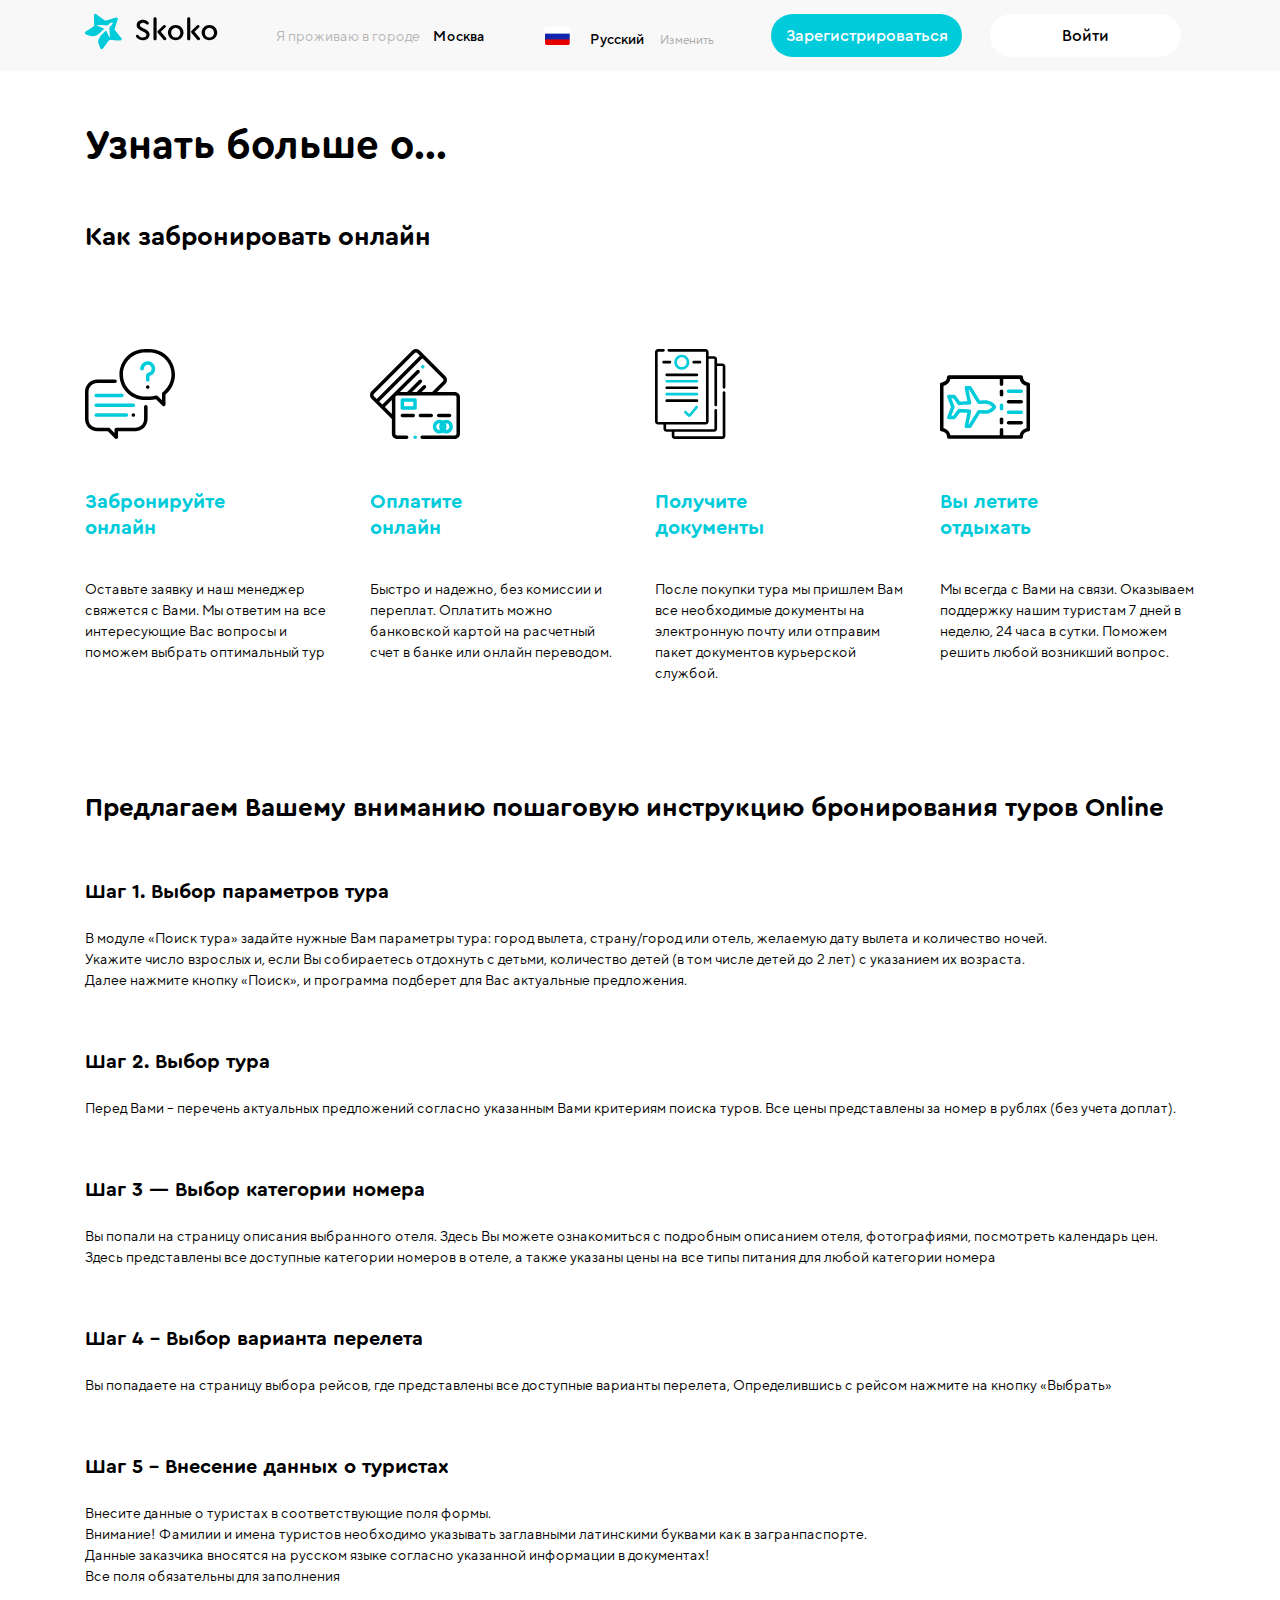
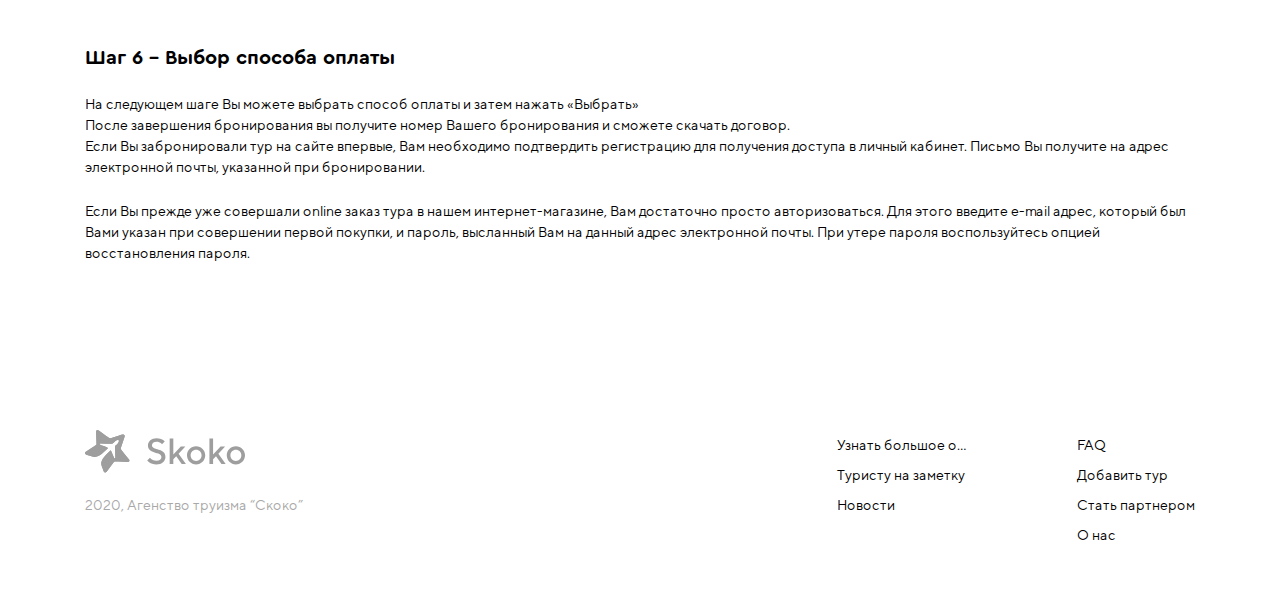
<file: know-more.html>
<!DOCTYPE html>
<html lang="ru">
<head>
	<meta charset="UTF-8">
	<meta name="viewport" content="width=device-width, initial-scale=1.0">
	<title>DLX Tour</title>
	<link rel="stylesheet" href="./fonts/font-cera.css">
	<link rel="stylesheet" href="./fonts/font-TT-Norms-Pro.css">
	<link rel="stylesheet" href="./styles/know-more.css">
</head>
<body>
	<header class="main-header">
		<div class="container">
			<nav class="main-nav">
				<a href="#"><img src="./images/logo.svg" alt="Логотип компании Скоко"></a>
				<div class="main-header__properties">
					<div class="main-header__city">
						<span class="main-header__prefix">Я проживаю в городе</span><span class="main-header__current-city">Москва</span>
					</div>
					<div class="main-header__language">
						<img src="./images/ru-lang.png" alt="Язык">
						<span class="main-header__current-language">Русский</span><span class="main-header__change-language">Изменить</span>
					</div>
				</div>
				<a href="#" class="btn">Зарегистрироваться</a>
				<a href="#" class="btn btn-white">Войти</a>
			</nav>
		</div>
	</header>
	<section class="work">
		<div class="container">
			<h1 class="know-more__title">Узнать больше о...</h1>
			<p class="know-more__how">Как забронировать онлайн</p>
			<div class="work__list">
				<div class="work__itm">
					<img src="./images/work-1.svg" alt="">
					<h3 class="work__title">Забронируйте онлайн</h3>
					<p class="work__description">Оставьте заявку и наш менеджер свяжется с Вами. Мы ответим на все интересующие Вас вопросы и поможем выбрать оптимальный тур</p>
				</div>
				<div class="work__itm">
					<img src="./images/work-2.svg" alt="">
					<h3 class="work__title">Оплатите онлайн</h3>
					<p class="work__description">Быстро и надежно, без комиссии и переплат. Оплатить можно банковской картой на расчетный счет в банке или онлайн переводом.</p>
				</div>
				<div class="work__itm">
					<img src="./images/work-3.svg" alt="">
					<h3 class="work__title">Получите документы</h3>
					<p class="work__description">После покупки тура мы пришлем Вам все необходимые документы на электронную почту или отправим пакет документов курьерской службой.</p>
				</div>
				<div class="work__itm">
					<img src="./images/work-4.svg" alt="">
					<h3 class="work__title">Вы летите отдыхать</h3>
					<p class="work__description">Мы всегда с Вами на связи. Оказываем поддержку нашим туристам 7 дней в неделю, 24 часа в сутки. Поможем решить любой возникший вопрос.</p>
				</div>
			</div>
		</div>
	</section>
	<section class="instruction">
		<div class="container">
			<h2 class="instruction__title">Предлагаем Вашему вниманию пошаговую инструкцию бронирования туров Online</h2>
			<h3 class="instruction__step-title">Шаг 1. Выбор параметров тура</h3>
			<p class="instruction__step-description">В модуле «Поиск тура» задайте нужные Вам параметры тура: город вылета, страну/город или отель, желаемую дату вылета и количество ночей.<br>
			Укажите число взрослых и, если Вы собираетесь отдохнуть с детьми, количество детей (в том числе детей до 2 лет) с указанием их возраста.<br>
			Далее нажмите кнопку «Поиск», и программа подберет для Вас актуальные предложения.</p>
			<h3 class="instruction__step-title">Шаг 2. Выбор тура</h3>
			<p class="instruction__step-description">Перед Вами – перечень актуальных предложений согласно указанным Вами критериям поиска туров. Все цены представлены за номер в рублях (без учета доплат).</p>
			<h3 class="instruction__step-title">Шаг 3 — Выбор категории номера</h3>
			<p class="instruction__step-description">Вы попали на страницу описания выбранного отеля. Здесь Вы можете ознакомиться с подробным описанием отеля, фотографиями, посмотреть календарь цен. Здесь представлены все доступные категории номеров в отеле, а также указаны цены на все типы питания для любой категории номера</p>
			<h3 class="instruction__step-title">Шаг 4 - Выбор варианта перелета</h3>
			<p class="instruction__step-description">Вы попадаете на страницу выбора рейсов, где представлены все доступные варианты перелета, Определившись с рейсом нажмите на кнопку «Выбрать»</p>
			<h3 class="instruction__step-title">Шаг 5 - Внесение данных о туристах</h3>
			<p class="instruction__step-description">Внесите данные о туристах в соответствующие поля формы.<br>
			Внимание! Фамилии и имена туристов необходимо указывать заглавными латинскими буквами как в загранпаспорте.<br>
			Данные заказчика вносятся на русском языке согласно указанной информации в документах!<br>
			Все поля обязательны для заполнения</p>
			<h3 class="instruction__step-title">Шаг 6 – Выбор способа оплаты</h3>
			<p class="instruction__step-description">На следующем шаге Вы можете выбрать способ оплаты и затем нажать «Выбрать»<br>
			После завершения бронирования вы получите номер Вашего бронирования и сможете скачать договор.<br>
			Если Вы забронировали тур на сайте впервые, Вам необходимо подтвердить регистрацию для получения доступа в личный кабинет. Письмо Вы получите на адрес электронной почты, указанной при бронировании.</p>
			<p class="instruction__step-description">
			Если Вы прежде уже совершали online заказ тура в нашем интернет-магазине, Вам достаточно просто авторизоваться. Для этого введите e-mail адрес, который был Вами указан при совершении первой покупки, и пароль, высланный Вам на данный адрес электронной почты. При утере пароля воспользуйтесь опцией восстановления пароля.</p>
		</div>
	</section>
	<footer class="main-footer">
		<div class="container">
			<div class="main-footer__info-company">
				<img src="./images/logo-gray.svg" alt="Логотип компании" width="160px">
				<p class="main-footer__copyright">2020, Агенство труизма “Скоко”</p>
			</div>
			<div class="main-footer__menu">
				<ul class="main-footer__list">
					<li class="main-footer__link"><a href="#">Узнать большое о...</a></li>
					<li class="main-footer__link"><a href="#">Туристу на заметку</a></li>
					<li class="main-footer__link"><a href="#">Новости</a></li>
				</ul>
				<ul class="main-footer__list">
					<li class="main-footer__link"><a href="#">FAQ</a></li>
					<li class="main-footer__link"><a href="#">Добавить тур</a></li>
					<li class="main-footer__link"><a href="#">Стать партнером</a></li>
					<li class="main-footer__link"><a href="#">О нас</a></li>
				</ul>
			</div>
		</div>
	</footer>
</body>
</html>
</file>
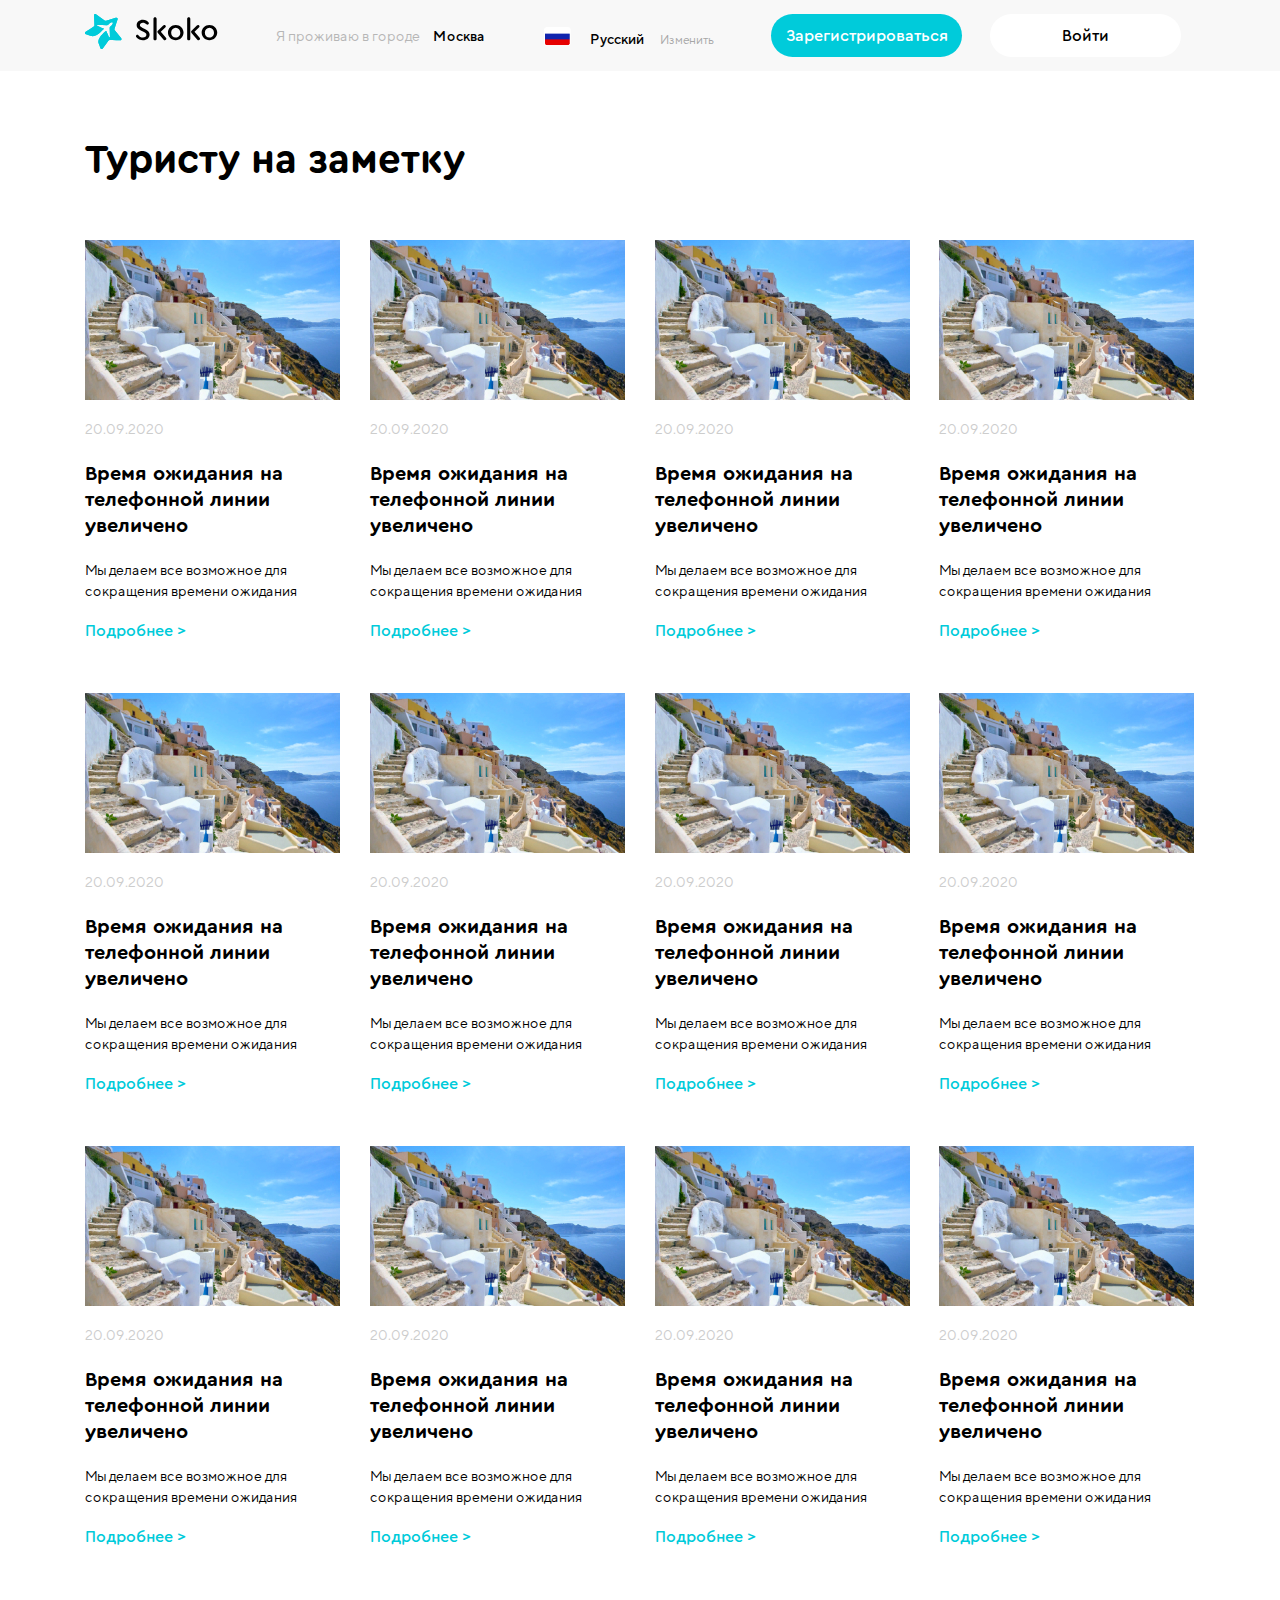
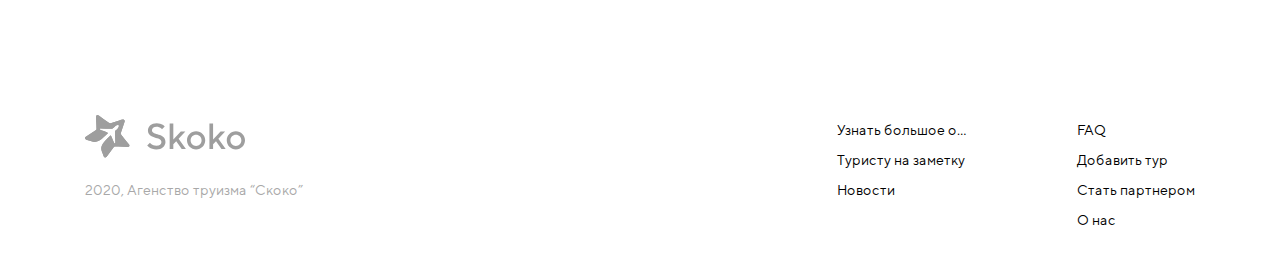
<file: news.html>
<!DOCTYPE html>
<html lang="ru">
<head>
	<meta charset="UTF-8">
	<meta name="viewport" content="width=device-width, initial-scale=1.0">
	<title>DLX Tour</title>
	<link rel="stylesheet" href="./fonts/font-cera.css">
	<link rel="stylesheet" href="./fonts/font-TT-Norms-Pro.css">
	<link rel="stylesheet" href="./styles/news.css">
</head>
<body>
	<header class="main-header">
		<div class="container">
			<nav class="main-nav">
				<a href="#"><img src="./images/logo.svg" alt="Логотип компании Скоко"></a>
				<div class="main-header__properties">
					<div class="main-header__city">
						<span class="main-header__prefix">Я проживаю в городе</span><span class="main-header__current-city">Москва</span>
					</div>
					<div class="main-header__language">
						<img src="./images/ru-lang.png" alt="Язык">
						<span class="main-header__current-language">Русский</span><span class="main-header__change-language">Изменить</span>
					</div>
				</div>
				<a href="#" class="btn">Зарегистрироваться</a>
				<a href="#" class="btn btn-white">Войти</a>
			</nav>
		</div>
	</header>
	<section class="news">
		<div class="container">
			<h1 class="news__title">Туристу на заметку</h1>
			<div class="news-container">
				<div class="news-item">
					<img src="./images/news-1.jpg" alt="Новость">
					<time class="news-item__time">20.09.2020</time>
					<h2 class="news-item__title">Время ожидания на телефонной линии увеличено</h2>
					<p class="news-item__content">Мы делаем все возможное для сокращения времени ожидания</p>
					<a class="news-item__link" href="#">Подробнее ></a>
				</div>
				<div class="news-item">
					<img src="./images/news-1.jpg" alt="Новость">
					<time class="news-item__time">20.09.2020</time>
					<h2 class="news-item__title">Время ожидания на телефонной линии увеличено</h2>
					<p class="news-item__content">Мы делаем все возможное для сокращения времени ожидания</p>
					<a class="news-item__link" href="#">Подробнее ></a>
				</div>
				<div class="news-item">
					<img src="./images/news-1.jpg" alt="Новость">
					<time class="news-item__time">20.09.2020</time>
					<h2 class="news-item__title">Время ожидания на телефонной линии увеличено</h2>
					<p class="news-item__content">Мы делаем все возможное для сокращения времени ожидания</p>
					<a class="news-item__link" href="#">Подробнее ></a>
				</div>
				<div class="news-item">
					<img src="./images/news-1.jpg" alt="Новость">
					<time class="news-item__time">20.09.2020</time>
					<h2 class="news-item__title">Время ожидания на телефонной линии увеличено</h2>
					<p class="news-item__content">Мы делаем все возможное для сокращения времени ожидания</p>
					<a class="news-item__link" href="#">Подробнее ></a>
				</div>
				<div class="news-item">
					<img src="./images/news-1.jpg" alt="Новость">
					<time class="news-item__time">20.09.2020</time>
					<h2 class="news-item__title">Время ожидания на телефонной линии увеличено</h2>
					<p class="news-item__content">Мы делаем все возможное для сокращения времени ожидания</p>
					<a class="news-item__link" href="#">Подробнее ></a>
				</div>
				<div class="news-item">
					<img src="./images/news-1.jpg" alt="Новость">
					<time class="news-item__time">20.09.2020</time>
					<h2 class="news-item__title">Время ожидания на телефонной линии увеличено</h2>
					<p class="news-item__content">Мы делаем все возможное для сокращения времени ожидания</p>
					<a class="news-item__link" href="#">Подробнее ></a>
				</div>
				<div class="news-item">
					<img src="./images/news-1.jpg" alt="Новость">
					<time class="news-item__time">20.09.2020</time>
					<h2 class="news-item__title">Время ожидания на телефонной линии увеличено</h2>
					<p class="news-item__content">Мы делаем все возможное для сокращения времени ожидания</p>
					<a class="news-item__link" href="#">Подробнее ></a>
				</div>
				<div class="news-item">
					<img src="./images/news-1.jpg" alt="Новость">
					<time class="news-item__time">20.09.2020</time>
					<h2 class="news-item__title">Время ожидания на телефонной линии увеличено</h2>
					<p class="news-item__content">Мы делаем все возможное для сокращения времени ожидания</p>
					<a class="news-item__link" href="#">Подробнее ></a>
				</div>
				<div class="news-item">
					<img src="./images/news-1.jpg" alt="Новость">
					<time class="news-item__time">20.09.2020</time>
					<h2 class="news-item__title">Время ожидания на телефонной линии увеличено</h2>
					<p class="news-item__content">Мы делаем все возможное для сокращения времени ожидания</p>
					<a class="news-item__link" href="#">Подробнее ></a>
				</div>
				<div class="news-item">
					<img src="./images/news-1.jpg" alt="Новость">
					<time class="news-item__time">20.09.2020</time>
					<h2 class="news-item__title">Время ожидания на телефонной линии увеличено</h2>
					<p class="news-item__content">Мы делаем все возможное для сокращения времени ожидания</p>
					<a class="news-item__link" href="#">Подробнее ></a>
				</div>
				<div class="news-item">
					<img src="./images/news-1.jpg" alt="Новость">
					<time class="news-item__time">20.09.2020</time>
					<h2 class="news-item__title">Время ожидания на телефонной линии увеличено</h2>
					<p class="news-item__content">Мы делаем все возможное для сокращения времени ожидания</p>
					<a class="news-item__link" href="#">Подробнее ></a>
				</div>
				<div class="news-item">
					<img src="./images/news-1.jpg" alt="Новость">
					<time class="news-item__time">20.09.2020</time>
					<h2 class="news-item__title">Время ожидания на телефонной линии увеличено</h2>
					<p class="news-item__content">Мы делаем все возможное для сокращения времени ожидания</p>
					<a class="news-item__link" href="#">Подробнее ></a>
				</div>
			</div>
		</div>
	</section>	
	<footer class="main-footer">
		<div class="container">
			<div class="main-footer__info-company">
				<img src="./images/logo-gray.svg" alt="Логотип компании" width="160px">
				<p class="main-footer__copyright">2020, Агенство труизма “Скоко”</p>
			</div>
			<div class="main-footer__menu">
				<ul class="main-footer__list">
					<li class="main-footer__link"><a href="#">Узнать большое о...</a></li>
					<li class="main-footer__link"><a href="#">Туристу на заметку</a></li>
					<li class="main-footer__link"><a href="#">Новости</a></li>
				</ul>
				<ul class="main-footer__list">
					<li class="main-footer__link"><a href="#">FAQ</a></li>
					<li class="main-footer__link"><a href="#">Добавить тур</a></li>
					<li class="main-footer__link"><a href="#">Стать партнером</a></li>
					<li class="main-footer__link"><a href="#">О нас</a></li>
				</ul>
			</div>
		</div>
	</footer>
</body>
</html>
</file>
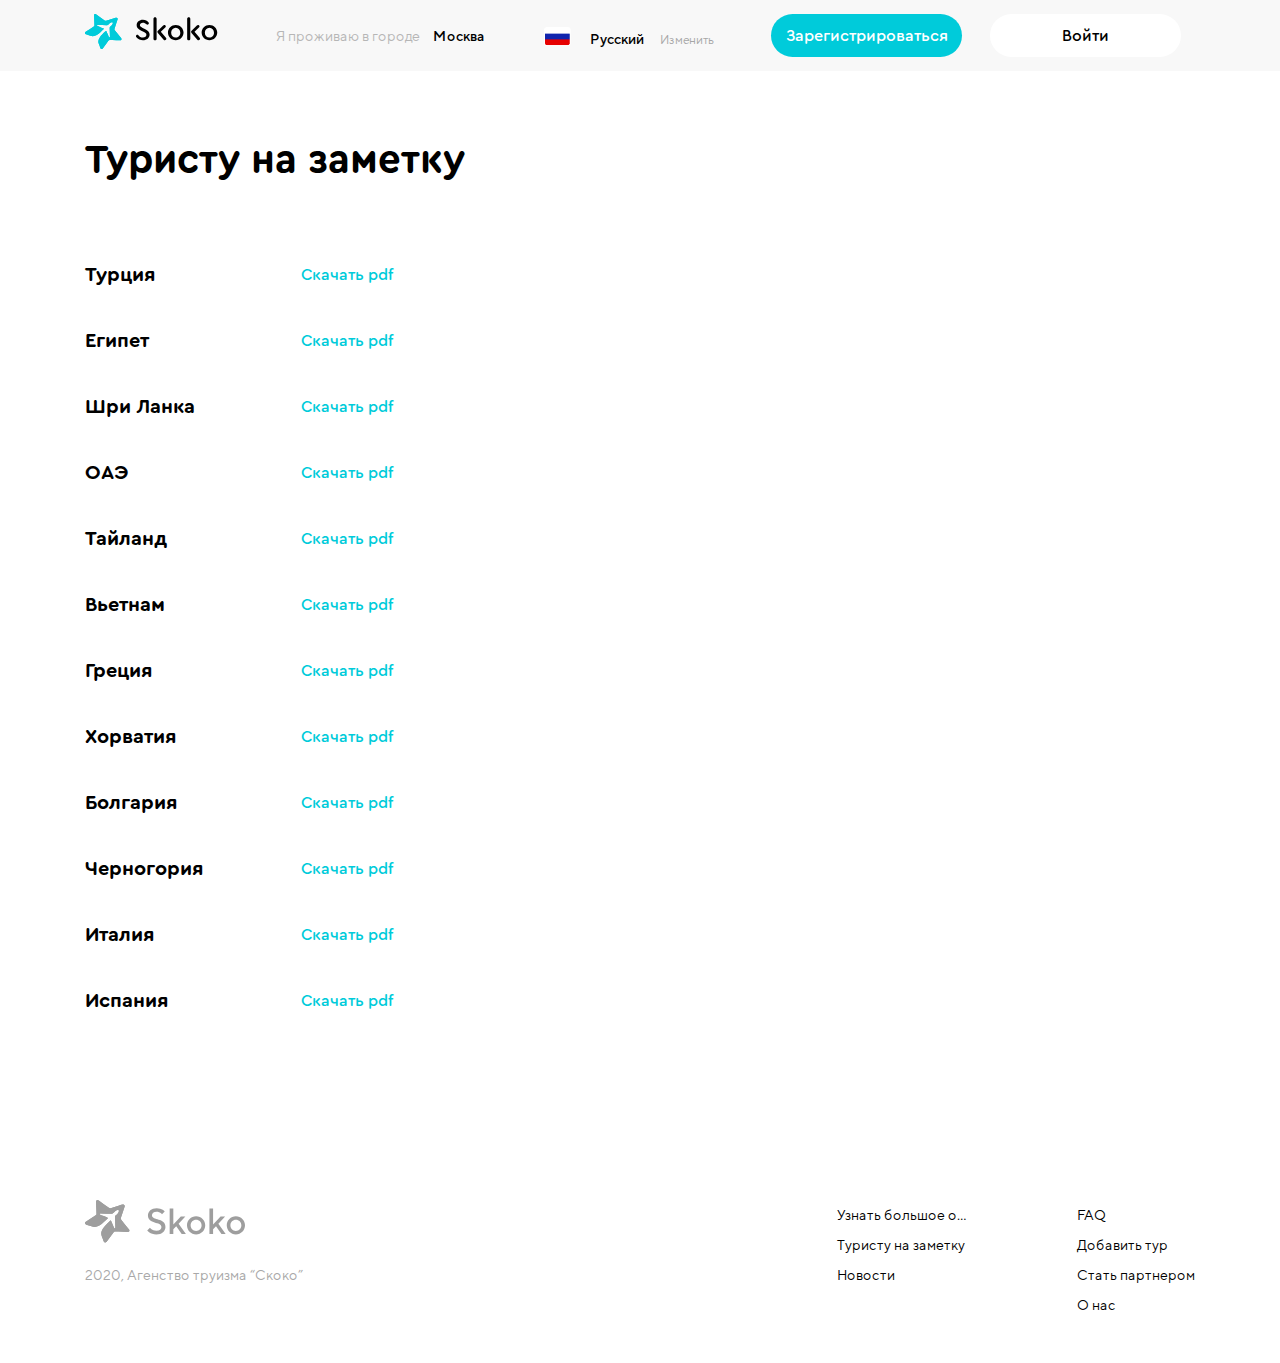
<file: tourists-note.html>
<!DOCTYPE html>
<html lang="ru">
<head>
	<meta charset="UTF-8">
	<meta name="viewport" content="width=device-width, initial-scale=1.0">
	<title>DLX Tour</title>
	<link rel="stylesheet" href="./fonts/font-cera.css">
	<link rel="stylesheet" href="./fonts/font-TT-Norms-Pro.css">
	<link rel="stylesheet" href="./styles/tourists-note.css">
</head>
<body>
	<header class="main-header">
		<div class="container">
			<nav class="main-nav">
				<a href="#"><img src="./images/logo.svg" alt="Логотип компании Скоко"></a>
				<div class="main-header__properties">
					<div class="main-header__city">
						<span class="main-header__prefix">Я проживаю в городе</span><span class="main-header__current-city">Москва</span>
					</div>
					<div class="main-header__language">
						<img src="./images/ru-lang.png" alt="Язык">
						<span class="main-header__current-language">Русский</span><span class="main-header__change-language">Изменить</span>
					</div>
				</div>
				<a href="#" class="btn">Зарегистрироваться</a>
				<a href="#" class="btn btn-white">Войти</a>
			</nav>
		</div>
	</header>
	<section class="tourists-note">
		<div class="container">
			<h1 class="tourists-note__title">Туристу на заметку</h1>
			<table class="tourists-note__table">
				<tr>
					<td class="tourists-note__country">Турция</td>
					<td class="tourists-note__download"><a href="#" download>Скачать pdf</a></td>
				</tr>
				<tr>
					<td class="tourists-note__country">Египет</td>
					<td class="tourists-note__download"><a href="#" download>Скачать pdf</a></td>
				</tr>
				<tr>
					<td class="tourists-note__country">Шри Ланка</td>
					<td class="tourists-note__download"><a href="#" download>Скачать pdf</a></td>
				</tr>
				<tr>
					<td class="tourists-note__country">ОАЭ</td>
					<td class="tourists-note__download"><a href="#" download>Скачать pdf</a></td>
				</tr>
				<tr>
					<td class="tourists-note__country">Тайланд</td>
					<td class="tourists-note__download"><a href="#" download>Скачать pdf</a></td>
				</tr>
				<tr>
					<td class="tourists-note__country">Вьетнам</td>
					<td class="tourists-note__download"><a href="#" download>Скачать pdf</a></td>
				</tr>
				<tr>
					<td class="tourists-note__country">Греция</td>
					<td class="tourists-note__download"><a href="#" download>Скачать pdf</a></td>
				</tr>
				<tr>
					<td class="tourists-note__country">Хорватия</td>
					<td class="tourists-note__download"><a href="#" download>Скачать pdf</a></td>
				</tr>
				<tr>
					<td class="tourists-note__country">Болгария</td>
					<td class="tourists-note__download"><a href="#" download>Скачать pdf</a></td>
				</tr>
				<tr>
					<td class="tourists-note__country">Черногория</td>
					<td class="tourists-note__download"><a href="#" download>Скачать pdf</a></td>
				</tr>
				<tr>
					<td class="tourists-note__country">Италия</td>
					<td class="tourists-note__download"><a href="#" download>Скачать pdf</a></td>
				</tr>
				<tr>
					<td class="tourists-note__country">Испания</td>
					<td class="tourists-note__download"><a href="#" download>Скачать pdf</a></td>
				</tr>
			</table>
		</div>
	</section>	
	<footer class="main-footer">
		<div class="container">
			<div class="main-footer__info-company">
				<img src="./images/logo-gray.svg" alt="Логотип компании" width="160px">
				<p class="main-footer__copyright">2020, Агенство труизма “Скоко”</p>
			</div>
			<div class="main-footer__menu">
				<ul class="main-footer__list">
					<li class="main-footer__link"><a href="#">Узнать большое о...</a></li>
					<li class="main-footer__link"><a href="#">Туристу на заметку</a></li>
					<li class="main-footer__link"><a href="#">Новости</a></li>
				</ul>
				<ul class="main-footer__list">
					<li class="main-footer__link"><a href="#">FAQ</a></li>
					<li class="main-footer__link"><a href="#">Добавить тур</a></li>
					<li class="main-footer__link"><a href="#">Стать партнером</a></li>
					<li class="main-footer__link"><a href="#">О нас</a></li>
				</ul>
			</div>
		</div>
	</footer>
</body>
</html>
</file>
<file: fonts/font-cera.css>
@font-face {
	font-family: 'Cera Round Pro DEMO';
	font-weight: 500;
	src: local('Cera Round Pro Medium'), url('TypeMates  CeraRoundProMedium.woff') format('woff');
}
@font-face {
	font-family: 'Cera Round Pro DEMO';
	font-weight: 700;
	src: local('Cera Round Pro Bold'), url('TypeMates  Cera Round Pro Bold.woff') format('woff');
}
</file>
<file: fonts/font-TT-Norms-Pro.css>
@font-face {
    font-family: 'TT Norms Pro';
    src: url('TTNormsPro-Regular.eot');
    src: local('TT Norms Pro Regular'), local('TTNormsPro-Regular'),
        url('TTNormsPro-Regular.eot?#iefix') format('embedded-opentype'),
        url('TTNormsPro-Regular.woff2') format('woff2'),
        url('TTNormsPro-Regular.woff') format('woff'),
        url('TTNormsPro-Regular.ttf') format('truetype');
    font-weight: 400;
}
@font-face {
    font-family: 'TT Norms Pro';
    src: url('TTNormsPro-Medium.eot');
    src: local('TT Norms Pro Medium'), local('TTNormsPro-Medium'),
        url('TTNormsPro-Medium.eot?#iefix') format('embedded-opentype'),
        url('TTNormsPro-Medium.woff2') format('woff2'),
        url('TTNormsPro-Medium.woff') format('woff'),
        url('TTNormsPro-Medium.ttf') format('truetype');
    font-weight: 500;
}
@font-face {
    font-family: 'TT Norms Pro';
    src: url('TTNormsPro-Bold.eot');
    src: local('TT Norms Pro Bold'), local('TTNormsPro-Bold'),
        url('TTNormsPro-Bold.eot?#iefix') format('embedded-opentype'),
        url('TTNormsPro-Bold.woff2') format('woff2'),
        url('TTNormsPro-Bold.woff') format('woff'),
        url('TTNormsPro-Bold.ttf') format('truetype');
    font-weight: 700;
}
</file>
<file: styles/main.css>
@import '../styles-components/global-styles.css';
@import '../styles-components/header.css';
@import '../styles-components/caption-page.css';
@import '../styles-components/burning-tours.css';
@import '../styles-components/work-list.css';
@import '../styles-components/recomendation.css';
@import '../styles-components/tour-photos.css';
@import '../styles-components/reviews.css';
@import '../styles-components/footer.css';
</file>
<file: styles/about-us.css>
@import '../styles-components/global-styles.css';
@import '../styles-components/header.css';
@import '../styles-components/work-list.css';
@import '../styles-components/footer.css';


.tab-container{
	margin-top: 50px;
}
h1.about-us__title{
	font-family: Cera Round Pro DEMO;
	font-weight: bold;
	font-size: 40px;
	line-height: 40px;
	margin-top: 64px;
	color: #000000;
}
.user-activity .tab{
	font-family: Cera Round Pro DEMO;
	font-weight: bold;
	font-size: 26px;
	line-height: 26px;
}

.tabs{
	justify-content: flex-start;
}

.tab{
	font-family: Cera Round Pro DEMO;
	font-weight: 500;
	font-size: 16px;
	line-height: 18px;
	text-align: center;

	flex-grow: 0;
	padding: 10px 0;
	width: 212px;
	height: 43px;
	border: 2px solid #00CBDA;
	box-sizing: border-box;
	border-radius: 100px;
	margin-right: 35px;
	background-color: #ffffff;
	color: #00CBDA;
}

.tab-radio:checked + .tab,
.tab:hover{
	background-color: #00CBDA;
	color: #FFFFFF;
}

.about-us__title{
	font-family: Cera Round Pro DEMO;
	font-weight: bold;
	font-size: 26px;
	line-height: 26px;
	color: #000000;
	margin-top: 30px;
}
.about-us__title--adv{
	margin-top: 60px;
}
.about-us__description{
	font-family: TT Norms Pro;
	font-weight: normal;
	font-size: 14px;
	line-height: 26px;

	color: #000000;
	margin-top: 35px;
}
.work__title{
	font-family: Cera Round Pro DEMO;
	font-weight: 500;
	font-size: 16px;
	line-height: 24px;
	color: #00CBDA;
}
.work__itm {
    min-height: auto;
}
.about-us__title--development{
	margin-top: 76px;
}

.contacts-container{
	display: flex;
	justify-content: space-between;
}

.contacts__title{
	margin-top: 48px;
	font-family: Cera Round Pro DEMO;
	font-weight: bold;
	font-size: 26px;
	line-height: 26px;
	color: #00CBDA;
}
.contacts__data{
	margin-top: 35px;

	font-family: TT Norms Pro;
	font-weight: normal;
	font-size: 14px;
	line-height: 26px;
	color: #000000;
}

.contact-call{
	padding: 58px 29px 45px 38px;
	background-color: #FFFFFF;
	box-shadow: 0px 20px 40px rgba(119, 119, 119, 0.07);
	border-radius: 20px;
}
.contact-call__title{
	font-family: Cera Round Pro DEMO;
	font-weight: bold;
	font-size: 26px;
	line-height: 26px;

	text-align: center;
	color: #000000;
}
.contact-call__descr{
	margin-top: 25px;
	margin-bottom: 7px;
	width: 217px;

	font-family: TT Norms Pro;
	font-weight: normal;
	font-size: 14px;
	line-height: 21px;
	
	text-align: center;
	color: #A0A0A0;
}


.work__title{
    width: 190px;
}
.arrange-datas__contact-wrap{
	display: block;
	width: 100%;
	margin-top: 27px;
	position: relative;
}

input[type="text"].arrange-datas__contact,
input[type="number"].arrange-datas__contact{
	width: 100%;
	box-sizing: border-box;
	padding-left: 46px;
}
.arrange-datas__contact-wrap::before{
	content: "";
	position: absolute;
	width: 14px;
	height: 14px;
	top: 15px;
	left: 14px;
	background: url('../images/5-email.svg') center;
	background-size: cover;
	display: block;
}
.arrange-datas__contact-wrap--mail::before{
	background: url('../images/5-email.svg') center;
	background-size: cover;
}
.arrange-datas__contact--lock::before{
	background: url('../images/6-lock.svg') center;
	background-size: cover;
}

.contact-btn{
	display: block;
    width: 100%;
	margin-top: 37px;
}
.requisites{
	margin-top: 61px;
	font-family: TT Norms Pro;
	font-weight: normal;
	font-size: 14px;
	line-height: 26px;
	color: #000000;
}
</file>
<file: styles/add-tour.css>
@import '../styles-components/global-styles.css';
@import '../styles-components/header.css';
@import '../styles-components/footer.css';


.add-tour__title{
	font-family: TT Norms Pro;
	font-weight: bold;
	font-size: 45px;
	line-height: 54px;
	margin-top: 57px;
	color: #000000;
}

.profile__title{
	margin-top: 72px;
	font-family: Cera Round Pro DEMO;
	font-weight: bold;
	font-size: 20px;
	line-height: 26px;
	color: #000000;
}

.profile-input-container{
	margin-top: 40px;
	display: grid;
	grid-gap: 30px 40px;
	grid-template-columns: 1fr 1fr 1fr;
	grid-template-rows: 1fr 1fr;
}
.profile-input-container--first{
	grid-template-rows: 100px 1fr;
}
.profile-input__label{
	display: block;
	font-family: TT Norms Pro;
	font-weight: normal;
	font-size: 13px;
	line-height: 16px;
	color: #BBBBBB;
}
.profile-input__input{
	box-sizing: border-box;
	width: 100%;
	margin-top: 8px;
	padding: 18px 0 18px 25px;
	background-color: #FAFAFA;
}
.profile-input__input:placeholder{
	font-family: TT Norms Pro;
	font-weight: 500;
	font-size: 14px;
	line-height: 17px;
	color: #000000;
}
.profile-input__input::-webkit-input-placeholder {
  	font-family: 'TT Norms Pro', Arial, Helvetica, sans-serif;
	font-weight: 500;
	font-size: 14px;
	line-height: 17px;
	color: #000000;
}

.profile-input__input:-ms-input-placeholder {
  	font-family: 'TT Norms Pro', Arial, Helvetica, sans-serif;
	font-weight: 500;
	font-size: 14px;
	line-height: 17px;
	color: #000000;
}

.profile-input__input:-moz-placeholder {
  	font-family: 'TT Norms Pro', Arial, Helvetica, sans-serif;
	font-weight: 500;
	font-size: 14px;
	line-height: 17px;
	color: #000000;
}

.profile-input__input::-moz-placeholder {
  	font-family: 'TT Norms Pro', Arial, Helvetica, sans-serif;
	font-weight: 500;
	font-size: 14px;
	line-height: 17px;
	color: #000000;
}

.profile-input--gallery{
	grid-column: 2 / 4;

}
.profile-input__file-images{
	display: flex;
	justify-content: flex-start;
}
.profile-input__file-images .profile-input__file-image{
	margin-right: 20px;
}
.profile-input .profile-input__image--cover{
	width: 100%;
	height: 153px;
}

.profile-input__file{
	display: none;
    overflow: hidden;
    position: absolute;
    clip: rect(0 0 0 0);
}
.profile-input__file-image{
	display: block;
	background-color: #FAFAFA;
	border: 1px dashed #DFDFDE;
	box-sizing: border-box;
	width: 100px;
	height: 100px;
	cursor: pointer;
	margin-top: 13px;
	background: url('../images/7-add.svg') center;
	background-repeat: no-repeat;
}
.profile__title--cont-info{
	margin-top: 37px;
}
.profile__title--tour{
	margin-top: 92px;
	margin-bottom: 10px;
}
.profile__title--short-info{
	margin-top: 63px;
}
.profile-container__tour-descr .profile-input__label,
.profile-input__label--info{
	margin-top: 30px;
}
textarea.profile-input__input{
	font-family: TT Norms Pro;
	font-weight: 500;
	font-size: 14px;
	line-height: 17px;
	
	color: #000000;

	resize: none;
	border: none;
}

.profile-container__documents{
	margin-top: 40px;
	display: flex;
	justify-content: space-between;
}
.profile-input--passport{
	flex-grow: 1;
}
.profile-input--passport--second{
	margin-left: 30px;
}
.profile-input--passport-cont{
	display: flex;
	justify-content: space-between;
}

.profile-input--passport-cont .profile-input__file-image{
	width: 93px;
	height: 93px;
}
.profile__save{
	display: block;
	width: -webkit-fit-content;
	width: -moz-fit-content;
	width: fit-content;
	margin-top: 86px;
	padding: 16px 80px;

	font-family: Cera Round Pro DEMO;
	font-weight: 500;
	font-size: 16px;
	line-height: 16px;

	text-align: center;
	color: #FFFFFF;
}


.add-day{
	display: inline-block;
	margin-top: 56px;

	font-family: Cera Round Pro DEMO;
	font-weight: bold;
	font-size: 20px;
	line-height: 26px;
	
	text-decoration: none;
	color: #00CBDA;
}
.add-day:hover{
	text-decoration: underline;
}
</file>
<file: styles/arrange-tour.css>
@import '../styles-components/global-styles.css';
@import '../styles-components/header.css';
@import '../styles-components/footer.css';


.arrange-title{
	font-family: TT Norms Pro;
	font-weight: bold;
	font-size: 45px;
	line-height: 54px;
	margin-top: 57px;
	text-align: center;
	color: #000000;
}
.arrange__info-hotel{
	margin-top: 112px;
	display: flex;
	justify-content: space-between;
}
.arrange__info{
	margin-left: 60px;
	flex-grow: 1;
}

.arrange__hotel-title{
	font-family: TT Norms Pro;
	font-weight: bold;
	font-size: 40px;
	line-height: 48px;
	margin-top: 16px;
	color: #000000;
}
.arrange__info-descr{
	font-family: Cera Round Pro DEMO;
	font-style: normal;
	font-weight: 500;
	font-size: 16px;
	line-height: 18px;
	color: #000000;
}
.arrange__info-location{
	font-family: Cera Round Pro DEMO;
	font-weight: 500;
	font-size: 16px;
	line-height: 16px;
	margin-top: 24px;
	color: #BBBBBB;
}
.arrange__info-price-container{
	margin-top: 48px;
	display: flex;
}
.arrange__info-price:nth-child(2){
	margin-left: 45px;
}
.arrange__info-price-value{
	font-family: Cera Round Pro DEMO;
	font-weight: bold;
	font-size: 26px;
	line-height: 26px;
	color: #00CBDA;
}
.arrange__info-price-prop{
	margin-top: 10px;
	font-family: TT Norms Pro;
	font-weight: normal;
	font-size: 12px;
	line-height: 14px;
	color: #ACACAC;
}

.arrange-datas{
	display: flex;
	justify-content: space-between;
	margin-top: 43px;
}
.arrange-questions{
	margin-top: 20px;
	background: linear-gradient(180deg, rgba(0, 0, 0, 0.5) 0%, rgba(0, 0, 0, 0) 100%),
				url('../images/arrange-tour-2.jpg') center;
	background-size: cover;
	width: 350px;
	height: 500px;
}
.arrange-questions__title{
	font-family: Cera Round Pro DEMO;
	font-weight: bold;
	font-size: 26px;
	line-height: 26px;
	text-align: center;
	margin-top: 50px;
	color: #FFFFFF;
}
.arrange-questions__descript{
	font-family: Cera Round Pro DEMO;
	font-weight: 500;
	font-size: 16px;
	line-height: 16px;
	text-align: center;
	margin-top: 26px;
	color: #FFFFFF;
}

.arrange-inputs__title{
	font-family: Cera Round Pro DEMO;
	font-style: normal;
	font-weight: bold;
	font-size: 20px;
	line-height: 26px;
	color: #000000;
}
.arrange-inputs__title--tourists{
	margin-top: 45px;
}
.arrange-inputs__descript{
	font-family: TT Norms Pro;
	font-style: normal;
	font-weight: normal;
	font-size: 12px;
	line-height: 17px;
	margin-top: 17px;
	color: #000000;
	max-width: 400px;
}

.arrange-datas__contact-wrap{
	display: inline-block;
	width: 274px;
	margin-top: 31px;
	margin-right: 53px;
	position: relative;
}

input[type="text"].arrange-datas__contact,
input[type="number"].arrange-datas__contact{
	width: 100%;
	box-sizing: border-box;
	padding-left: 46px;
}
.arrange-datas__contact-wrap::before{
	content: "";
	position: absolute;
	width: 14px;
	height: 14px;
	top: 15px;
	left: 14px;
	background: url('../images/5-email.svg') center;
	background-size: cover;
	display: block;
}
.arrange-datas__contact-wrap--mail::before{
	background: url('../images/5-email.svg') center;
	background-size: cover;
}
.arrange-datas__contact--phone::before{
	background: url('../images/6-lock.svg') center;
	background-size: cover;
}

.arrange-inputs__sub-title{
	font-family: Cera Round Pro DEMO;
	font-weight: 500;
	font-size: 16px;
	line-height: 24px;
	margin-top: 37px;
	color: #000000;
}

.arrange-datas__tourists{
	margin: 20px 0;
	display: flex;
	justify-content: space-between;
	flex-wrap: wrap;
}
.arrange-datas__tourist{
	box-sizing: border-box;
	width: 191px;
}

.arrange-inputs__sub-title--second{
	margin-top: 53px;
}

.arrange-inputs__title--buy{
	margin-top: 83px;
}

.arrange-inputs__payment-way{
	margin-top: 23px;
	display: flex;
	flex-wrap: wrap;
}
.arrange-inputs__way-param{
	font-family: Cera Round Pro DEMO;
	text-decoration: none;
	font-style: normal;
	font-weight: 500;
	font-size: 16px;
	line-height: 16px;
	color: #DCDCDC;
	margin-right: 27px;
}
.arrange-inputs__payment-way-param--active,
.arrange-inputs__way-param:hover{
	color: #00CBDA;
}
.arrange-inputs__descript-payment{
	font-family: TT Norms Pro;
	font-weight: normal;
	font-size: 12px;
	line-height: 17px;
	color: #000000;
	max-width: 550px;
	margin-top: 37px;
}

.arrange-inputs__card-container input{
	background: #FFFFFF;
	border: 1px solid #E9E9E9;
	border-radius: 5px;
}
.arrange-inputs__card-container{
	position: relative;
	z-index: 2;
}
.arrange-inputs__card{
	margin-top: 41px;
	padding: 27px 55px 60px;
	background: #FEFEFE;
	box-shadow: 0px 20px 40px rgba(119, 119, 119, 0.07);
	border-radius: 30px;
	width: 582px;
	height: 329px;
	z-index: 1;
	box-sizing: border-box;
}
.arrange-inputs__card-back{
	position: absolute;
	margin-top: 0;
	padding: 22px;
	top: 72px;
	left: 148px;
	z-index: -1;
	background-color: #FFFFFF;
}
.arrange-inputs__card-date-cont{
	margin-top: 23px;
	display: flex;
	align-items: flex-start;

}
.arrange-inputs__card-title{
	font-family: TT Norms Pro;
	font-weight: normal;
	font-size: 14px;
	line-height: 17px;
	color: #000000;
}
.arrange-inputs__card-number{
	box-sizing: border-box;
	margin-top: 10px;
	width: 100%;
}
.arrange-inputs__card-term{
	display: inline-block;
	line-height: 21px;
	width: 75px;
	margin-right: 17px;
}
.arrange-inputs__card-date{
	box-sizing: border-box;
	width: 103px;
	margin-right: 26px;
}
.arrange-inputs__card-title--user{
	margin-top: 23px;
}

.arrange-inputs__CVV-cont{
	position: absolute;
	top: 77px;
	right: 22px;
	width: 103px;
	height: 70px;
	box-sizing: border-box;
}
.arrange-inputs__CVV-cont input{
	width: 100%;
	box-sizing: border-box;
}
.arrange-inputs__btn{
	display: block;
	width: -webkit-fit-content;
	width: -moz-fit-content;
	width: fit-content;
	margin: 0 auto;
	margin-top: 174px;
	padding-left: 75px;
	padding-right: 75px;
}
.main-footer {
    margin-top: 97px;
}
/*::-webkit-calendar-picker-indicator { display: none; }*/
</file>
<file: styles/authors-tour-main.css>
@import '../styles-components/global-styles.css';
@import '../styles-components/header.css';
@import '../styles-components/caption-tour.css';
@import '../styles-components/burning-tours.css';
@import '../styles-components/work-list.css';
@import '../styles-components/recomendation.css';
@import '../styles-components/tour-photos.css';
@import '../styles-components/reviews.css';
@import '../styles-components/footer.css';


.work-benefit .work__title{
	font-family: Cera Round Pro DEMO;
	font-weight: 500;
	font-size: 16px;
	line-height: 21px;
	width: auto;
	color: #000000;
}
.work-benefit .work__description{
	margin-top: 26px;
}

.caption-tour + section{
	margin-top: 200px;
}
.recomendation .container{
	position: relative;
}

.burning-tours__item:nth-child(1){
	background: url("../images/burning-tours-6.png") no-repeat center;
	background-size: cover;
}
.burning-tours__item:nth-child(1) .burning-tours__user{
	margin-top: 32px;
}
.burning-tours__item:nth-child(2){
	background: url("../images/burning-tours-7.png") no-repeat center;
	background-size: cover;
}
.burning-tours__item:nth-child(3){
	background: url("../images/burning-tours-8.png") no-repeat center;
	background-size: cover;
}
.burning-tours__item:nth-child(4){
	background: url("../images/burning-tours-9.png") no-repeat center;
	background-size: cover;
}
.burning-tours__item:nth-child(5){
	background: url("../images/burning-tours-10.png") no-repeat center;
	background-size: cover;
}

.reviews__button{
	top: 50%;
	width: 46px;
	height: 46px;
	cursor: pointer;
	position: absolute;
	border-radius: 50%;
	border: none;
	transform: translateY(-50%);
	background: #ffffff;
	background: url("../images/arrow-review.svg") center;
	background-repeat: no-repeat;
	padding: 11px;
}
.reviews__button-prev{
	left: -76px;
}
.reviews__button-next{
	right: -76px;
	transform: translateY(-50%) rotate(180deg);
}
</file>
<file: styles/authors-tour.css>
@import '../styles-components/global-styles.css';
@import '../styles-components/header.css';
@import '../styles-components/caption-tour.css';
@import '../styles-components/about-tour.css';
@import '../styles-components/choose-tour.css';
@import '../styles-components/tour-photos.css';
@import '../styles-components/reviews.css';
@import '../styles-components/footer.css';

.work-benefit .work__title{
	font-family: Cera Round Pro DEMO;
	font-weight: 500;
	font-size: 16px;
	line-height: 21px;
	width: auto;
	color: #000000;
}
.work-benefit .work__description{
	margin-top: 26px;
}

.caption-tour + section{
	margin-top: 200px;
}
.tour-photos{
	margin-top: 100px;
}
.recomendation .container{
	position: relative;
}
.caption-tour{
	background: linear-gradient(180deg, rgba(0, 0, 0, 0.5) 0%, 
				rgba(0, 0, 0, 0) 160.04%), 
				url(../images/caption-bg-2.jpg);
}

.choose-tour-list__time{
	display: block;
	margin-top: 25px;
}
.choose-tour-list .reviews__user-name{
	font-family: TT Norms Pro;
	font-weight: normal;
	font-size: 14px;
	line-height: 17px;
	color: #000000;
}
.choose-tour-list .reviews__user-work{
	font-family: TT Norms Pro;
	font-weight: 500;
	font-size: 14px;
	line-height: 24px;
	margin-top: 1px;
	color: #979797;
}

.caption-tour-title{
	max-width: 779px;
    width: 100%;
	font-family: TT Norms Pro;
	font-weight: bold;
	font-size: 72px;
	line-height: 86px;
	text-align: center;
	color: #FFFFFF;
}

.recomendation .container{
	position: relative;
}
.reviews__button{
	top: 50%;
	width: 46px;
	height: 46px;
	cursor: pointer;
	position: absolute;
	border-radius: 50%;
	border: none;
	transform: translateY(-50%);
	background: #ffffff;
	background: url("../images/arrow-review.svg") center;
	background-repeat: no-repeat;
	padding: 11px;
}
.reviews__button-prev{
	left: -76px;
}
.reviews__button-next{
	right: -76px;
	transform: translateY(-50%) rotate(180deg);
}
</file>
<file: styles/cabinet.css>
@import '../styles-components/global-styles.css';
@import '../styles-components/header.css';
@import '../styles-components/footer.css';


.tab-container{
	margin-top: 50px;
}
.user-activity__title{
	font-family: TT Norms Pro;
	font-weight: bold;
	font-size: 45px;
	line-height: 54px;
	margin-top: 57px;
	color: #000000;
}
.user-activity .tab{
	font-family: Cera Round Pro DEMO;
	font-weight: bold;
	font-size: 26px;
	line-height: 26px;
}

.tab-radio:checked + .tab{
	color: #00CBDA;
	border-color: #00CBDA;
}

/* tab 1 */
.profile__title{
	margin-top: 72px;
	font-family: Cera Round Pro DEMO;
	font-weight: bold;
	font-size: 20px;
	line-height: 26px;
	color: #000000;
}

.profile-input-container{
	margin-top: 40px;
	display: grid;
	grid-gap: 30px 40px;
	grid-template-columns: 1fr 1fr 1fr;
	grid-template-rows: 1fr 1fr;
}
.profile-input__label{
	display: block;
	font-family: TT Norms Pro;
	font-weight: normal;
	font-size: 13px;
	line-height: 16px;
	color: #BBBBBB;
}
.profile-input__input{
	box-sizing: border-box;
	width: 100%;
	margin-top: 8px;
	padding: 18px 0 18px 25px;
	background-color: #FAFAFA;
}
.profile-input__input:placeholder{
	font-family: TT Norms Pro;
	font-weight: 500;
	font-size: 14px;
	line-height: 17px;
	color: #000000;
}
.profile-input__input::-webkit-input-placeholder {
  	font-family: 'TT Norms Pro', Arial, Helvetica, sans-serif;
	font-weight: 500;
	font-size: 14px;
	line-height: 17px;
	color: #000000;
}

.profile-input__input:-ms-input-placeholder {
  	font-family: 'TT Norms Pro', Arial, Helvetica, sans-serif;
	font-weight: 500;
	font-size: 14px;
	line-height: 17px;
	color: #000000;
}

.profile-input__input:-moz-placeholder {
  	font-family: 'TT Norms Pro', Arial, Helvetica, sans-serif;
	font-weight: 500;
	font-size: 14px;
	line-height: 17px;
	color: #000000;
}

.profile-input__input::-moz-placeholder {
  	font-family: 'TT Norms Pro', Arial, Helvetica, sans-serif;
	font-weight: 500;
	font-size: 14px;
	line-height: 17px;
	color: #000000;
}

.profile-input__file{
	display: none;
    overflow: hidden;
    position: absolute;
    clip: rect(0 0 0 0);
}
.profile-input__file-image{
	display: block;
	background-color: #FAFAFA;
	border: 1px dashed #DFDFDE;
	box-sizing: border-box;
	width: 100px;
	height: 100px;
	cursor: pointer;
	margin-top: 13px;
	background: url('../images/7-add.svg') center;
	background-repeat: no-repeat;
}
.profile__title--cont-info{
	margin-top: 37px;
}
.profile__title--cont-docs{
	margin-top: 92px;
}

.profile-container__documents{
	margin-top: 40px;
	display: flex;
	justify-content: space-between;
}
.profile-input--passport{
	flex-grow: 1;
}
.profile-input--passport--second{
	margin-left: 30px;
}
.profile-input--passport-cont{
	display: flex;
	justify-content: space-between;
}

.profile-input--passport-cont .profile-input__file-image{
	width: 93px;
	height: 93px;
}
.profile__save{
	display: block;
	width: -webkit-fit-content;
	width: -moz-fit-content;
	width: fit-content;
	margin-top: 78px;
	padding: 17px 38px;
}
/* tab 1 END */

/* tab 2 */

.table-order{
	margin-top: 39px;
	width: 100%;
	border-collapse: collapse;
}
.table-order thead td{
	font-family: TT Norms Pro;
	font-weight: 500;
	font-size: 16px;
	line-height: 21px;
	color: #000000;
}
.table-order td{
	font-family: TT Norms Pro;
	font-weight: normal;
	font-size: 14px;
	line-height: 21px;
	color: #000000;

	padding-top: 18px;
	padding-bottom: 21px;
	border-bottom: 1px solid #EDEDED;
}
.table-order td.table-status{
	font-family: Cera Round Pro DEMO;
	font-weight: 500;
	font-size: 16px;
	line-height: 24px;
}
.table-order td[data-status="denied"]{
	color: #F15A24;
}
.table-order td[data-status="working"]{
	color: #00CBDA;
}
.table-order td[data-status="confirmed"]{
	color: #00DA3D;
}

.table__send{
	margin-top: 54px;
	display: table;
	padding-left: 38px;
	padding-right: 38px;
}

.stocks-cont{
	display: flex;
	flex-wrap: wrap;
}
.stocks-item{
	text-decoration: none;
	width: 255px;
	margin-right: 30px;
}
.stocks-item:nth-child(4n){
	margin-right: 0;
}

.stock-time{
	margin-top: 21px;
	font-family: TT Norms Pro;
	font-weight: normal;
	font-size: 14px;
	line-height: 21px;
	color: #00CBDA;
}
.stock-title{
	font-family: Cera Round Pro DEMO;
	font-weight: bold;
	font-size: 20px;
	line-height: 26px;
	margin-top: 15px;
	color: #000000;
}
.stock-description{
	font-family: TT Norms Pro;
	font-weight: normal;
	font-size: 14px;
	line-height: 21px;
	margin-top: 15px;
	color: #000000;
}

.bonuses-label{
	margin-top: 62px;
	font-family: Cera Round Pro DEMO;
	font-weight: bold;
	font-size: 20px;
	line-height: 26px;
	color: #000000;
}
.bonuses-yours{
	font-family: Cera Round Pro DEMO;
	font-weight: bold;
	font-size: 40px;
	line-height: 40px;
	margin-top: 20px;
	color: #00CBDA;
}
.table-order .table-accrued{
	font-family: Cera Round Pro DEMO;
	font-weight: 500;
	font-size: 16px;
	line-height: 24px;
	color: #00CBDA;
}
/* tab 2 END*/
</file>
<file: styles/choosen-authors-tour.css>
@import '../styles-components/global-styles.css';
@import '../styles-components/header.css';
@import '../styles-components/caption-tour.css';
@import '../styles-components/hotel-photos.css';
@import '../styles-components/tour-info.css';
@import '../styles-components/reviews.css';
@import '../styles-components/work-list.css';
@import '../styles-components/footer.css';

.caption-tour{
	background: linear-gradient(180deg, rgba(0, 0, 0, 0.5) 0%, 
				rgba(0, 0, 0, 0) 160.04%), 
				url(../images/caption-bg-3.jpg);
	background-size: cover;
}
.caption-tour-title{
	margin-bottom: 0;
}

.recomendation .container{
	position: relative;
}
.reviews__button{
	top: 50%;
	width: 46px;
	height: 46px;
	cursor: pointer;
	position: absolute;
	border-radius: 50%;
	border: none;
	transform: translateY(-50%);
	background: #ffffff;
	background: url("../images/arrow-review.svg") center;
	background-repeat: no-repeat;
	padding: 11px;
}
.reviews__button-prev{
	left: -76px;
}
.reviews__button-next{
	right: -76px;
	transform: translateY(-50%) rotate(180deg);
}
</file>
<file: styles/choosen-hotel-tour.css>
@import '../styles-components/global-styles.css';
@import '../styles-components/header.css';
@import '../styles-components/caption-tour.css';
@import '../styles-components/hotel-photos.css';
@import '../styles-components/tour-shedule.css';
@import '../styles-components/about-hotel.css';
@import '../styles-components/reviews.css';
@import '../styles-components/work-list.css';
@import '../styles-components/tour-photos.css';
@import '../styles-components/footer.css';

.caption-tour{
	background: linear-gradient(180deg, rgba(0, 0, 0, 0.5) 0%, 
				rgba(0, 0, 0, 0) 160.04%), 
				url(../images/caption-bg-1.jpg);
	background-size: cover;
}

.tab-container{
	margin-top: 50px;
}
.recomendation .container{
	position: relative;
}
.reviews__button{
	top: 50%;
	width: 46px;
	height: 46px;
	cursor: pointer;
	position: absolute;
	border-radius: 50%;
	border: none;
	transform: translateY(-50%);
	background: #ffffff;
	background: url("../images/arrow-review.svg") center;
	background-repeat: no-repeat;
	padding: 11px;
}
.reviews__button-prev{
	left: -76px;
}
.reviews__button-next{
	right: -76px;
	transform: translateY(-50%) rotate(180deg);
}
</file>
<file: styles/faq.css>
@import '../styles-components/global-styles.css';
@import '../styles-components/header.css';
@import '../styles-components/footer.css';

.faq__title{
	margin-top: 69px;
	font-family: Cera Round Pro DEMO;
	font-style: normal;
	font-weight: bold;
	font-size: 40px;
	line-height: 40px;
	color: #000000;
}

.accordion{
	margin-top: 44px;
}
.accordion input[type="radio"]{
	display: none;
}

.accordion-preview{
	display: block;
	position: relative;

	font-family: Cera Round Pro DEMO;
	font-weight: bold;
	font-size: 20px;
	line-height: 26px;
	color: #000000;

	margin-top: -1px;
	padding: 18px 0;
	border-top: 1px solid #C4C4C4;
	border-bottom: 1px solid #C4C4C4;

	cursor: pointer;
}

.accordion-preview::before{
	content: "+";
	position: absolute;
	right: 20px;
	top: 0.9em;
	transform: translateY(-50%);
	width: 13px;
	height: 13px;

	font-family: Cera Round Pro DEMO;
	font-weight: bold;
	font-size: 26px;
	line-height: 26px;
	color: #00CBDA;

	transition: transform 0.5s;
}
input[type="radio"]:checked + .accordion-preview::before{
	transform: rotate(45deg) translateY(-50%);
}

.accordion-content__paragraph {
	font-family: TT Norms Pro;
	font-weight: normal;
	font-size: 14px;
	line-height: 21px;
	color: #000000;

	margin-top: 28px;
}
.accordion-content{
	display: none;
	margin-bottom: 23px;
}
input[type="radio"]:checked + .accordion-preview .accordion-content{
	display: block;
}
</file>
<file: styles/hotel-tour.css>
@import '../styles-components/global-styles.css';
@import '../styles-components/header.css';
@import '../styles-components/caption-tour.css';
@import '../styles-components/about-tour.css';
@import '../styles-components/choose-tour.css';
@import '../styles-components/work-list.css';
@import '../styles-components/tour-photos.css';
@import '../styles-components/reviews.css';
@import '../styles-components/footer.css';

.caption{
	background: linear-gradient(180deg, rgba(0, 0, 0, 0.5) 0%, 
				rgba(0, 0, 0, 0) 160.04%), 
				url(../images/caption-bg-1.jpg);
}

.caption-tour-title{
	max-width: 1007px;
    width: 100%;
	font-family: Cera Round Pro DEMO;
	font-style: normal;
	font-weight: bold;
	font-size: 112px;
	line-height: 112px;
	text-align: center;
	color: #FFFFFF;
}

.recomendation .container{
	position: relative;
}
.reviews__button{
	top: 50%;
	width: 46px;
	height: 46px;
	cursor: pointer;
	position: absolute;
	border-radius: 50%;
	border: none;
	transform: translateY(-50%);
	background: #ffffff;
	background: url("../images/arrow-review.svg") center;
	background-repeat: no-repeat;
	padding: 11px;
}
.reviews__button-prev{
	left: -76px;
}
.reviews__button-next{
	right: -76px;
	transform: translateY(-50%) rotate(180deg);
}
</file>
<file: styles/know-more.css>
@import '../styles-components/global-styles.css';
@import '../styles-components/header.css';
@import '../styles-components/work-list.css';
@import '../styles-components/footer.css';


.know-more__title{
	margin-top: 55px;
	font-family: Cera Round Pro DEMO;
	font-style: normal;
	font-weight: bold;
	font-size: 40px;
	line-height: 40px;
	color: #000000;
}
.know-more__how{
	margin-top: 58px;
	font-family: Cera Round Pro DEMO;
	font-style: normal;
	font-weight: bold;
	font-size: 26px;
	line-height: 26px;
	color: #000000;
}
.instruction__title{
	margin-top: 90px;
	font-family: Cera Round Pro DEMO;
	font-style: normal;
	font-weight: bold;
	font-size: 26px;
	line-height: 26px;
	color: #000000;
}
.instruction__step-title{
	margin-top: 58px;
	font-family: Cera Round Pro DEMO;
	font-weight: bold;
	font-size: 20px;
	line-height: 26px;
	color: #000000;
}
.instruction__step-description{
	margin-top: 23px;
	font-family: TT Norms Pro;
	font-weight: normal;
	font-size: 14px;
	line-height: 21px;
	color: #000000;
}
</file>
<file: styles/news.css>
@import '../styles-components/global-styles.css';
@import '../styles-components/header.css';
@import '../styles-components/footer.css';

.news__title{
	margin-top: 69px;
	font-family: Cera Round Pro DEMO;
	font-style: normal;
	font-weight: bold;
	font-size: 40px;
	line-height: 40px;
	color: #000000;
}

.news-item{
	width: 255px;
}
.news-item img{
	width: 100%;
}
.news-item__time {
	font-family: TT Norms Pro;
	font-weight: normal;
	font-size: 14px;
	line-height: 21px;

	display: block;
	margin-top: 15px;
	color: #CDCDCD;
}

.news-container{
	margin-top: 60px;
	display: grid;
	grid-template-columns: repeat(auto-fit, minmax(255px, 1fr));
	grid-gap: 50px 29px;
}

.news-item__title {
	font-family: Cera Round Pro DEMO;
	font-style: normal;
	font-weight: bold;
	font-size: 20px;
	line-height: 26px;
	
	margin-top: 21px;
	color: #000000;
}

.news-item__content {
	font-family: TT Norms Pro;
	font-weight: normal;
	font-size: 14px;
	line-height: 21px;
	
	margin-top: 21px;
	color: #000000;
}

.news-item__link {
	font-family: Cera Round Pro DEMO;
	font-weight: 500;
	font-size: 16px;
	line-height: 24px;
	
	text-decoration: none;
	display: inline-block;
	margin-top: 17px;
	color: #00CBDA;
}

.news-item__link:hover {
	text-decoration: underline;
}
</file>
<file: styles/tourists-note.css>
@import '../styles-components/global-styles.css';
@import '../styles-components/header.css';
@import '../styles-components/footer.css';

.tourists-note__title{
	margin-top: 69px;
	font-family: Cera Round Pro DEMO;
	font-style: normal;
	font-weight: bold;
	font-size: 40px;
	line-height: 40px;
	color: #000000;
}
.tourists-note__table{
	margin-top: 62px;
	border-collapse: collapse;
}
.tourists-note__country{
	padding: 20px;
	padding-left: 0;
	width: 216px;
	box-sizing: border-box;
	font-family: Cera Round Pro DEMO;
	font-style: normal;
	font-weight: bold;
	font-size: 20px;
	line-height: 26px;
	color: #000000;
}
.tourists-note__download{
	padding: 20px 0;
}
.tourists-note__download a{
	padding: 20px 0;
	font-family: Cera Round Pro DEMO;
	font-style: normal;
	font-weight: 500;
	font-size: 16px;
	line-height: 26px;
	color: #00CBDA;
	text-decoration: none;
}
</file>
